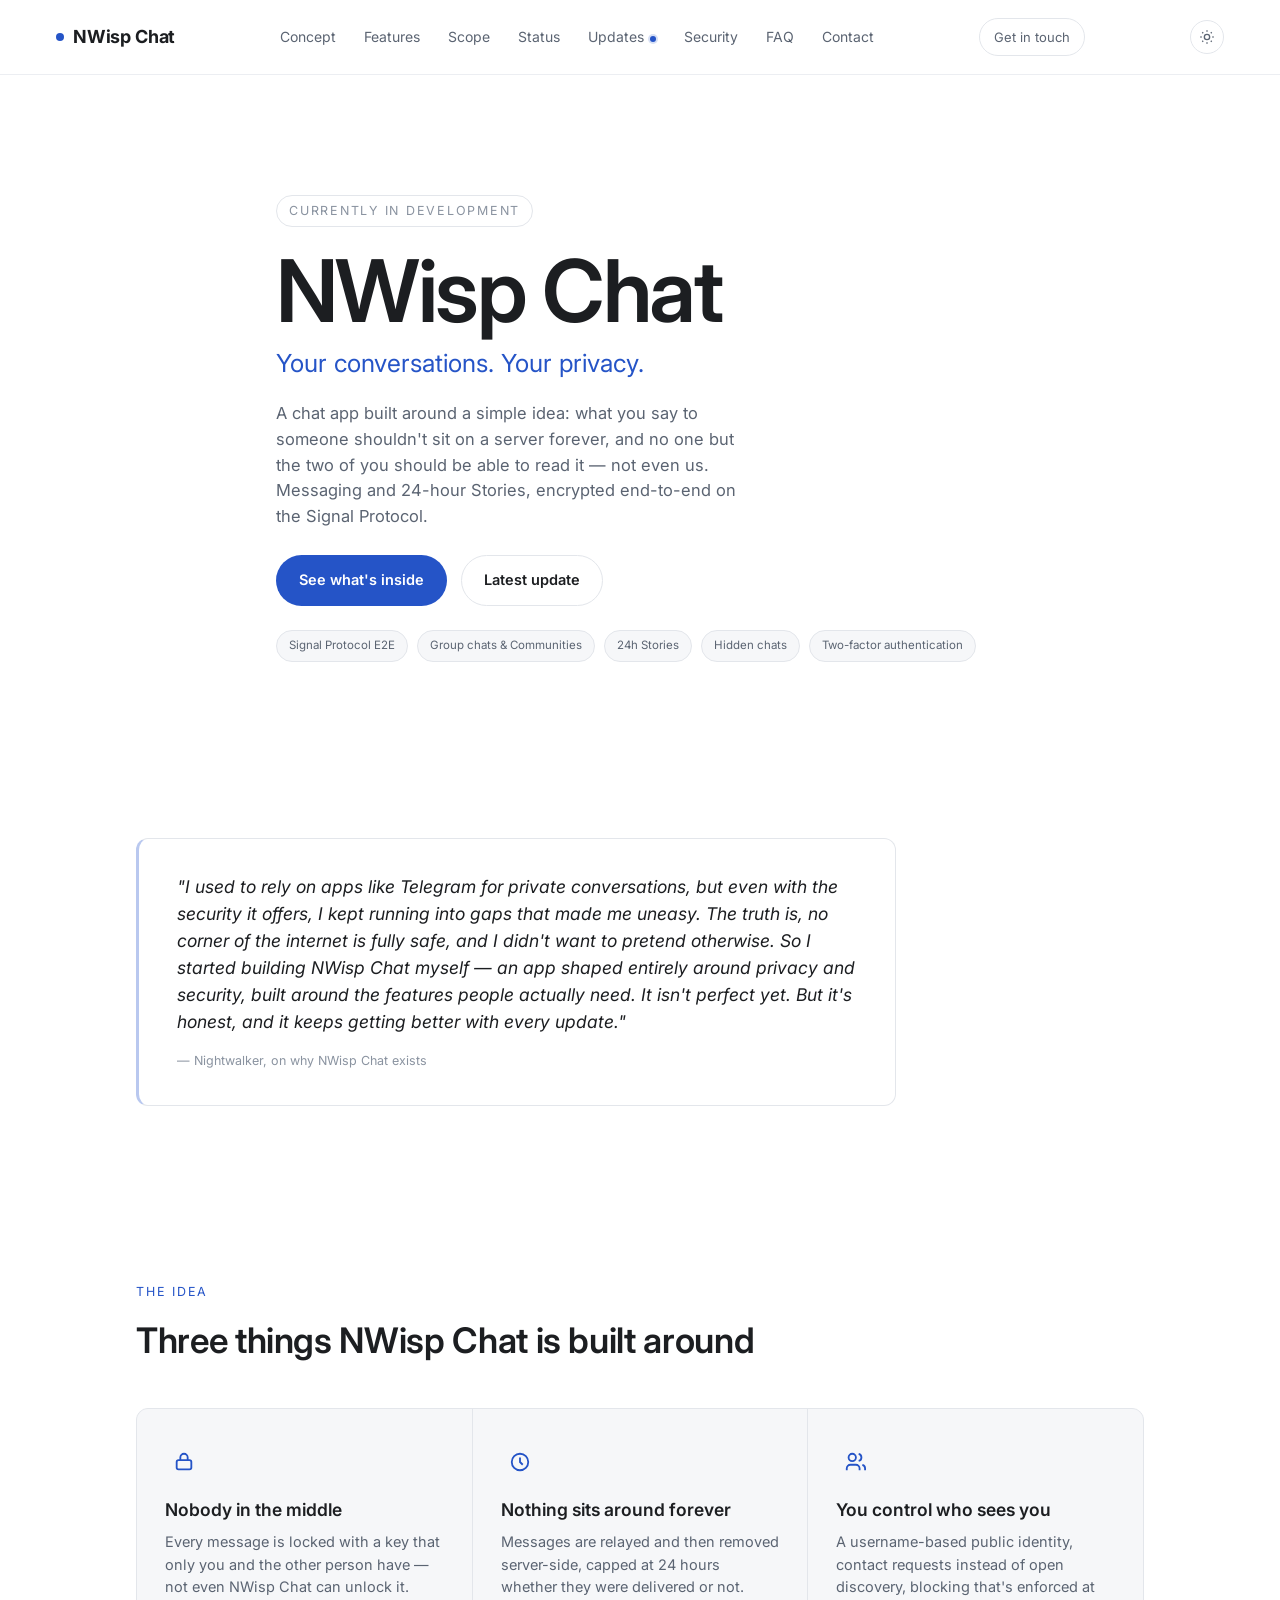
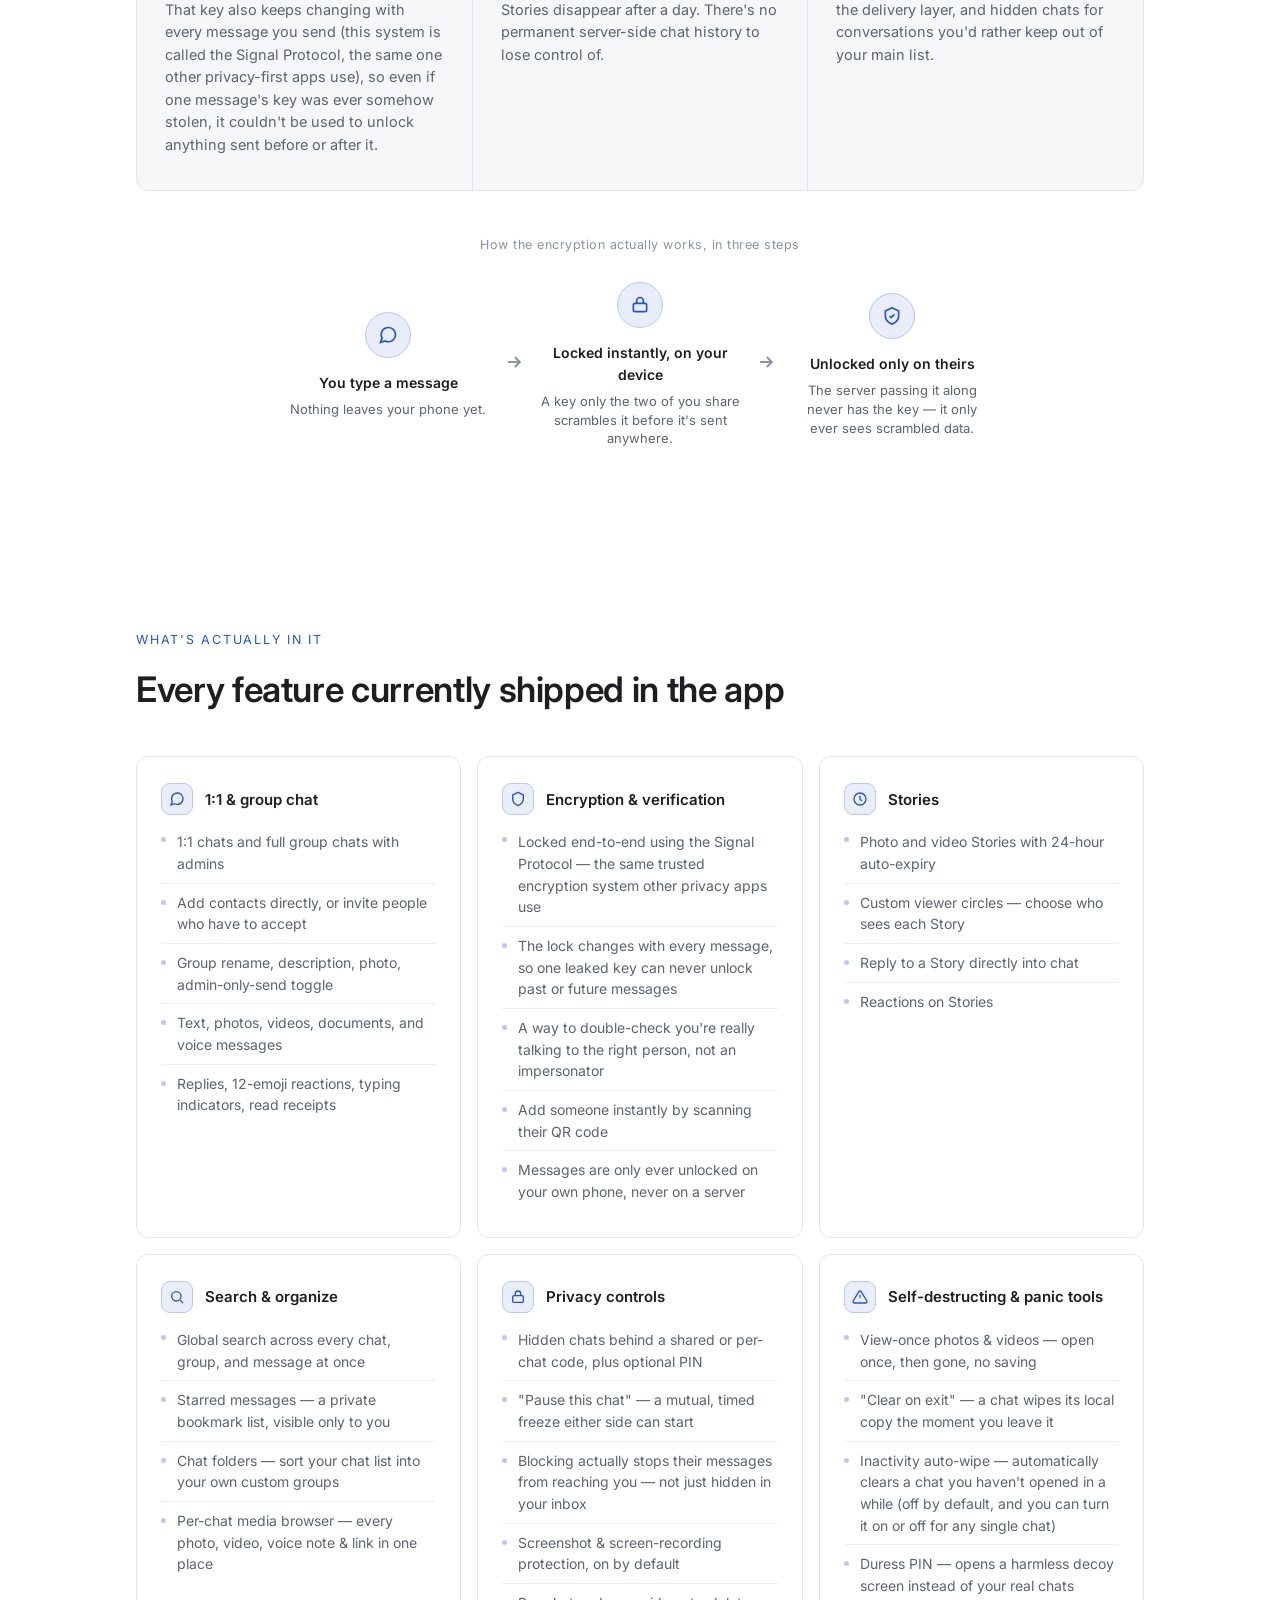
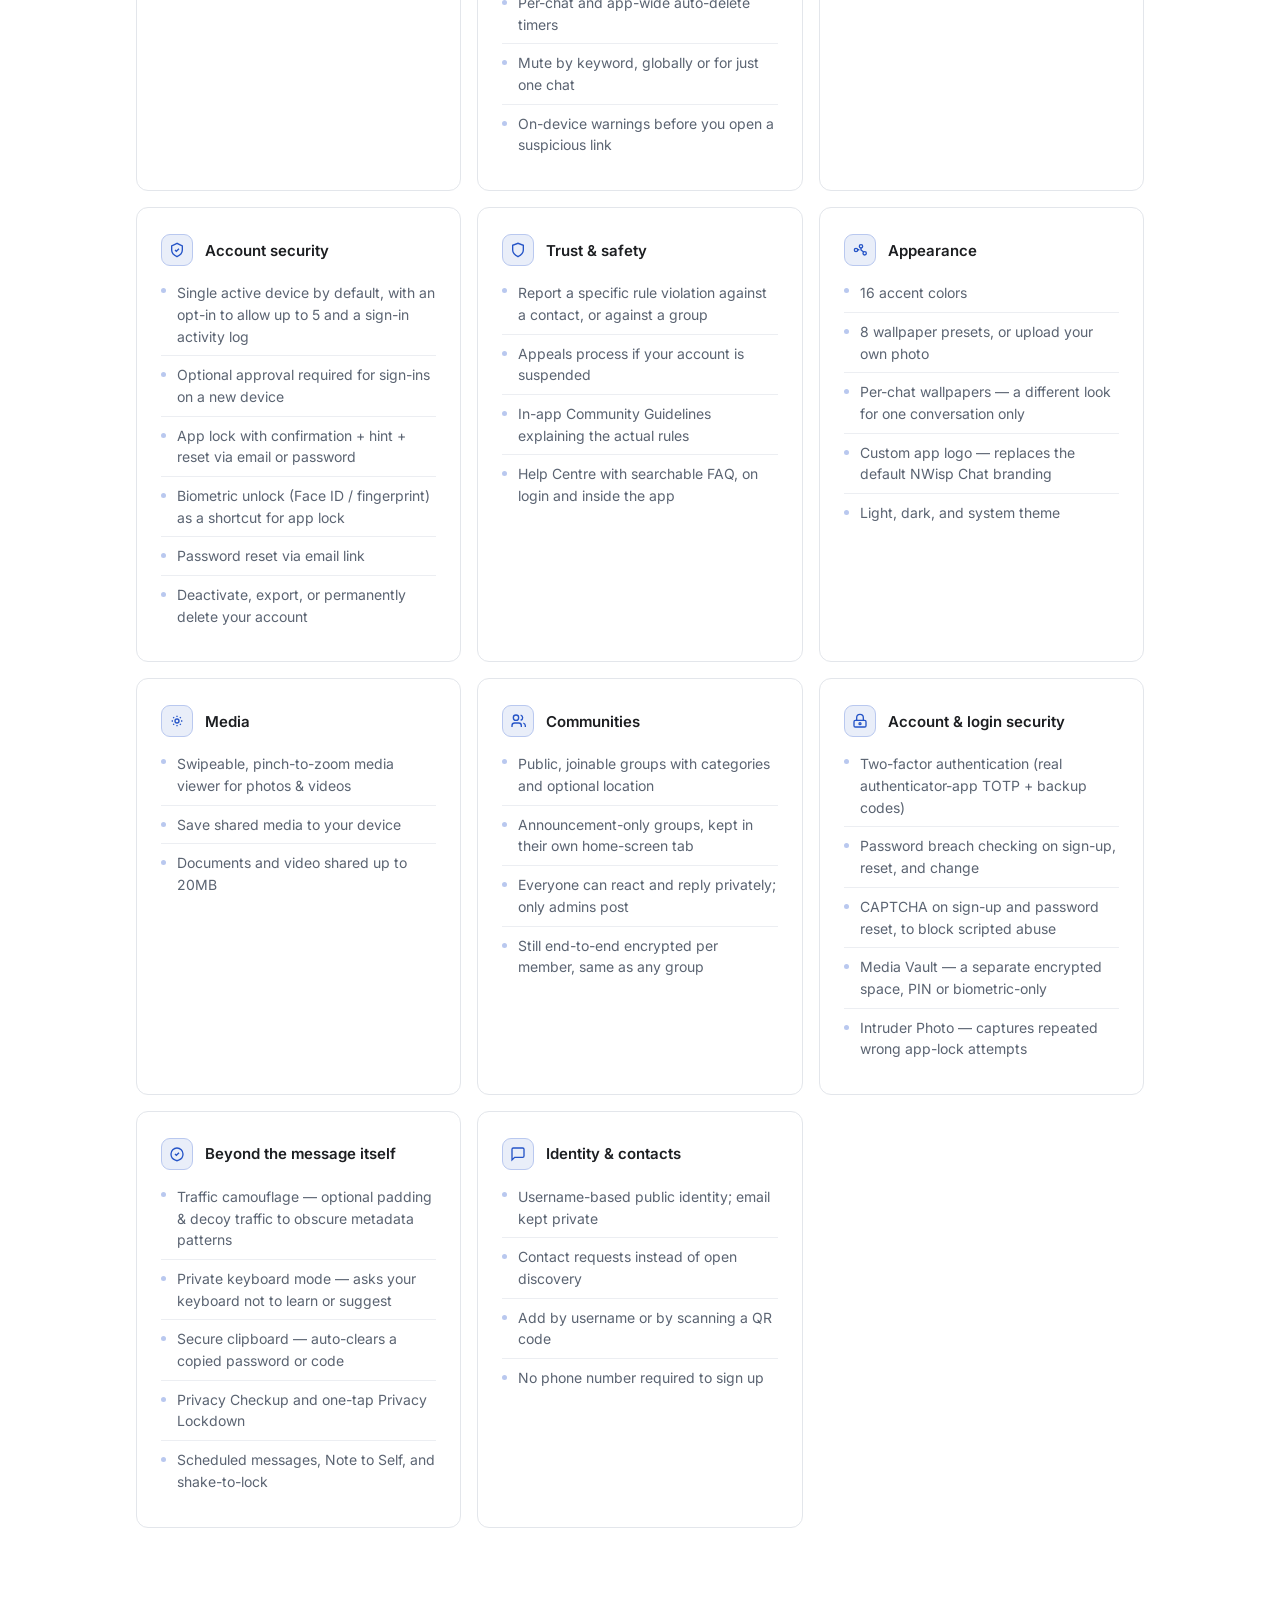
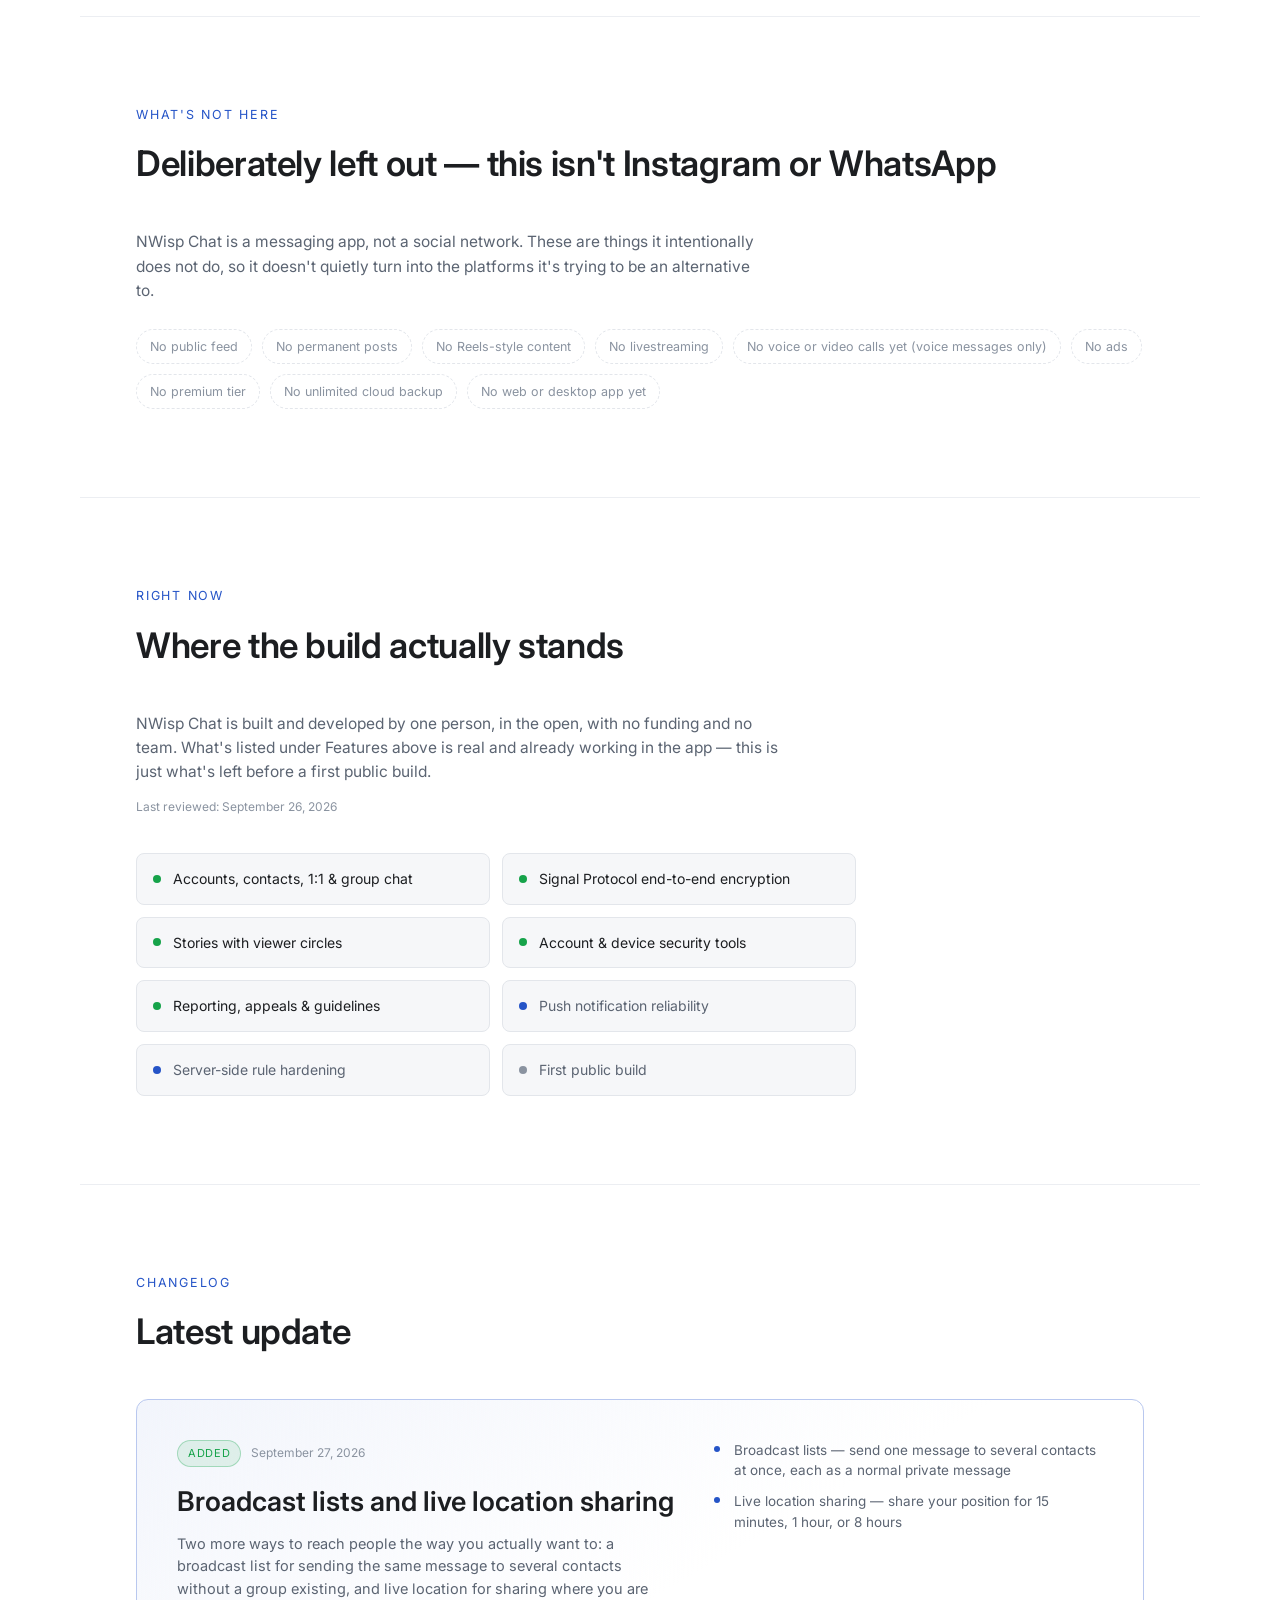
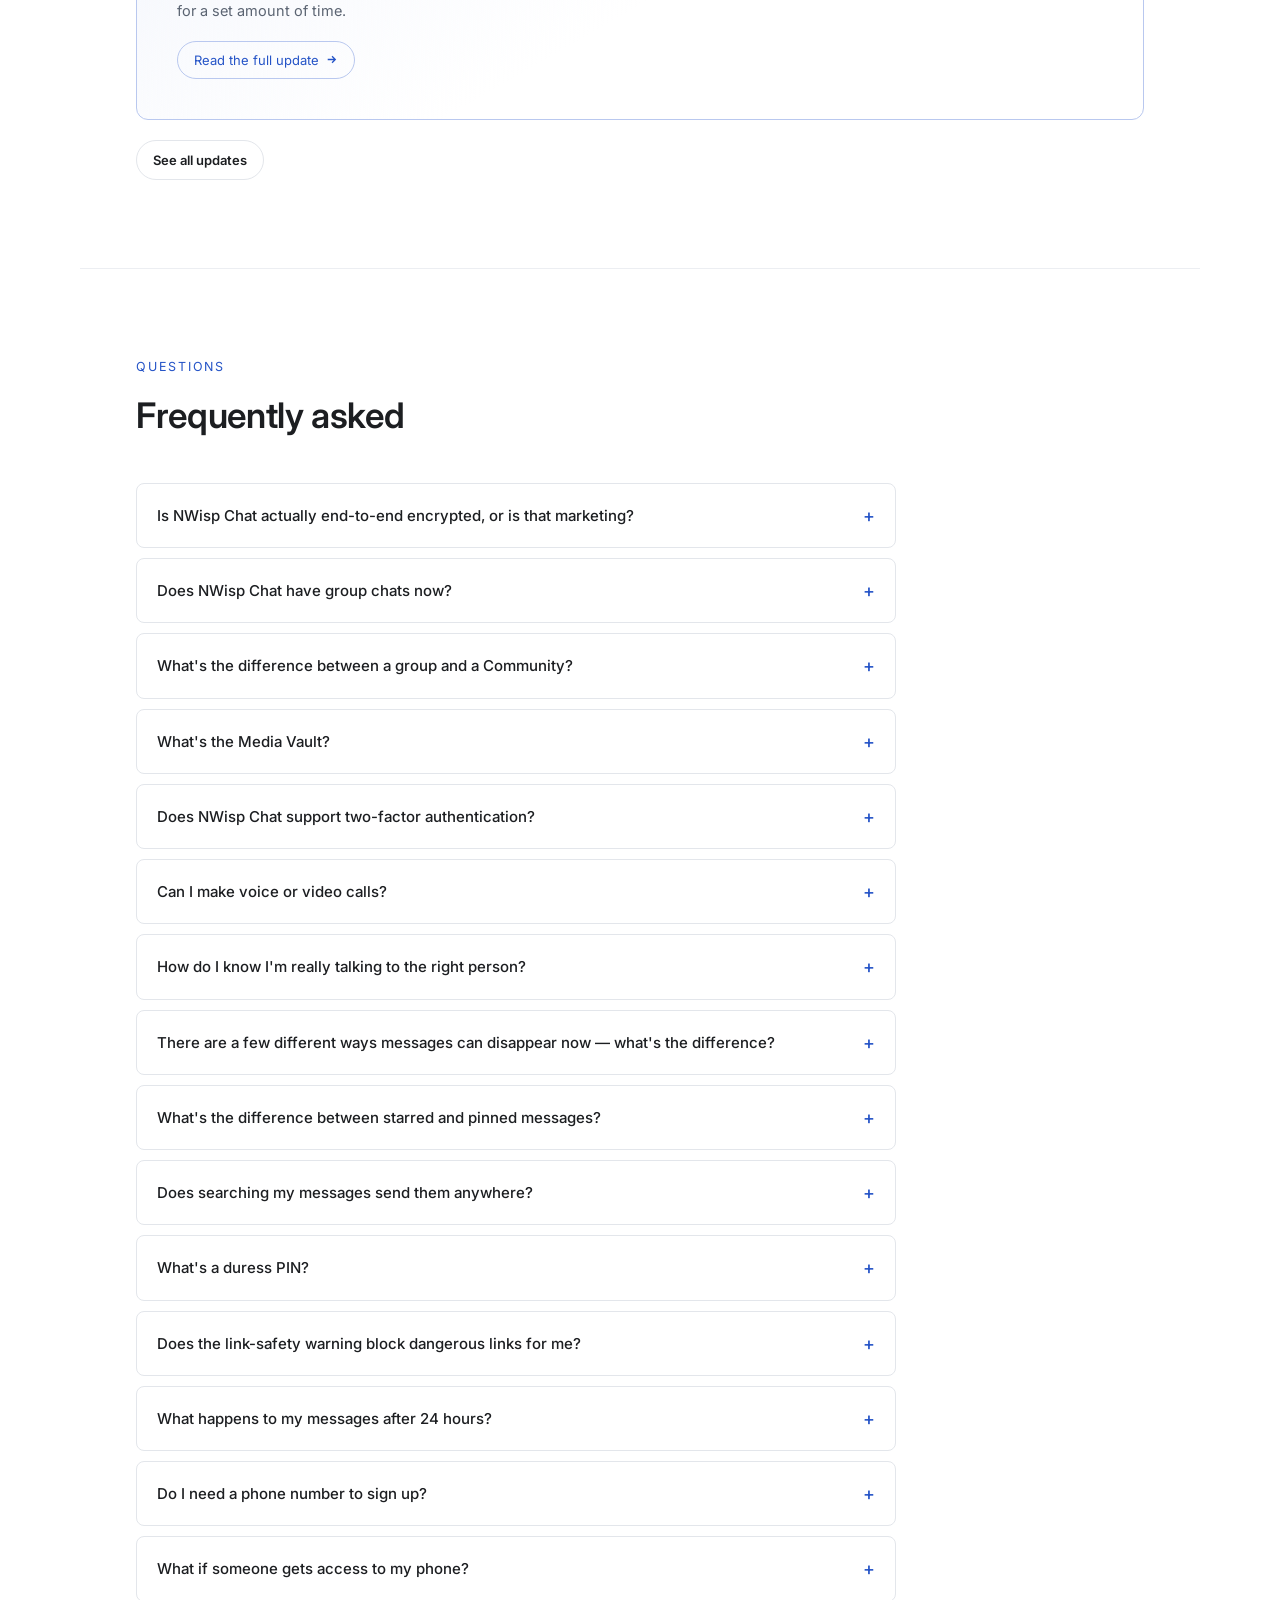
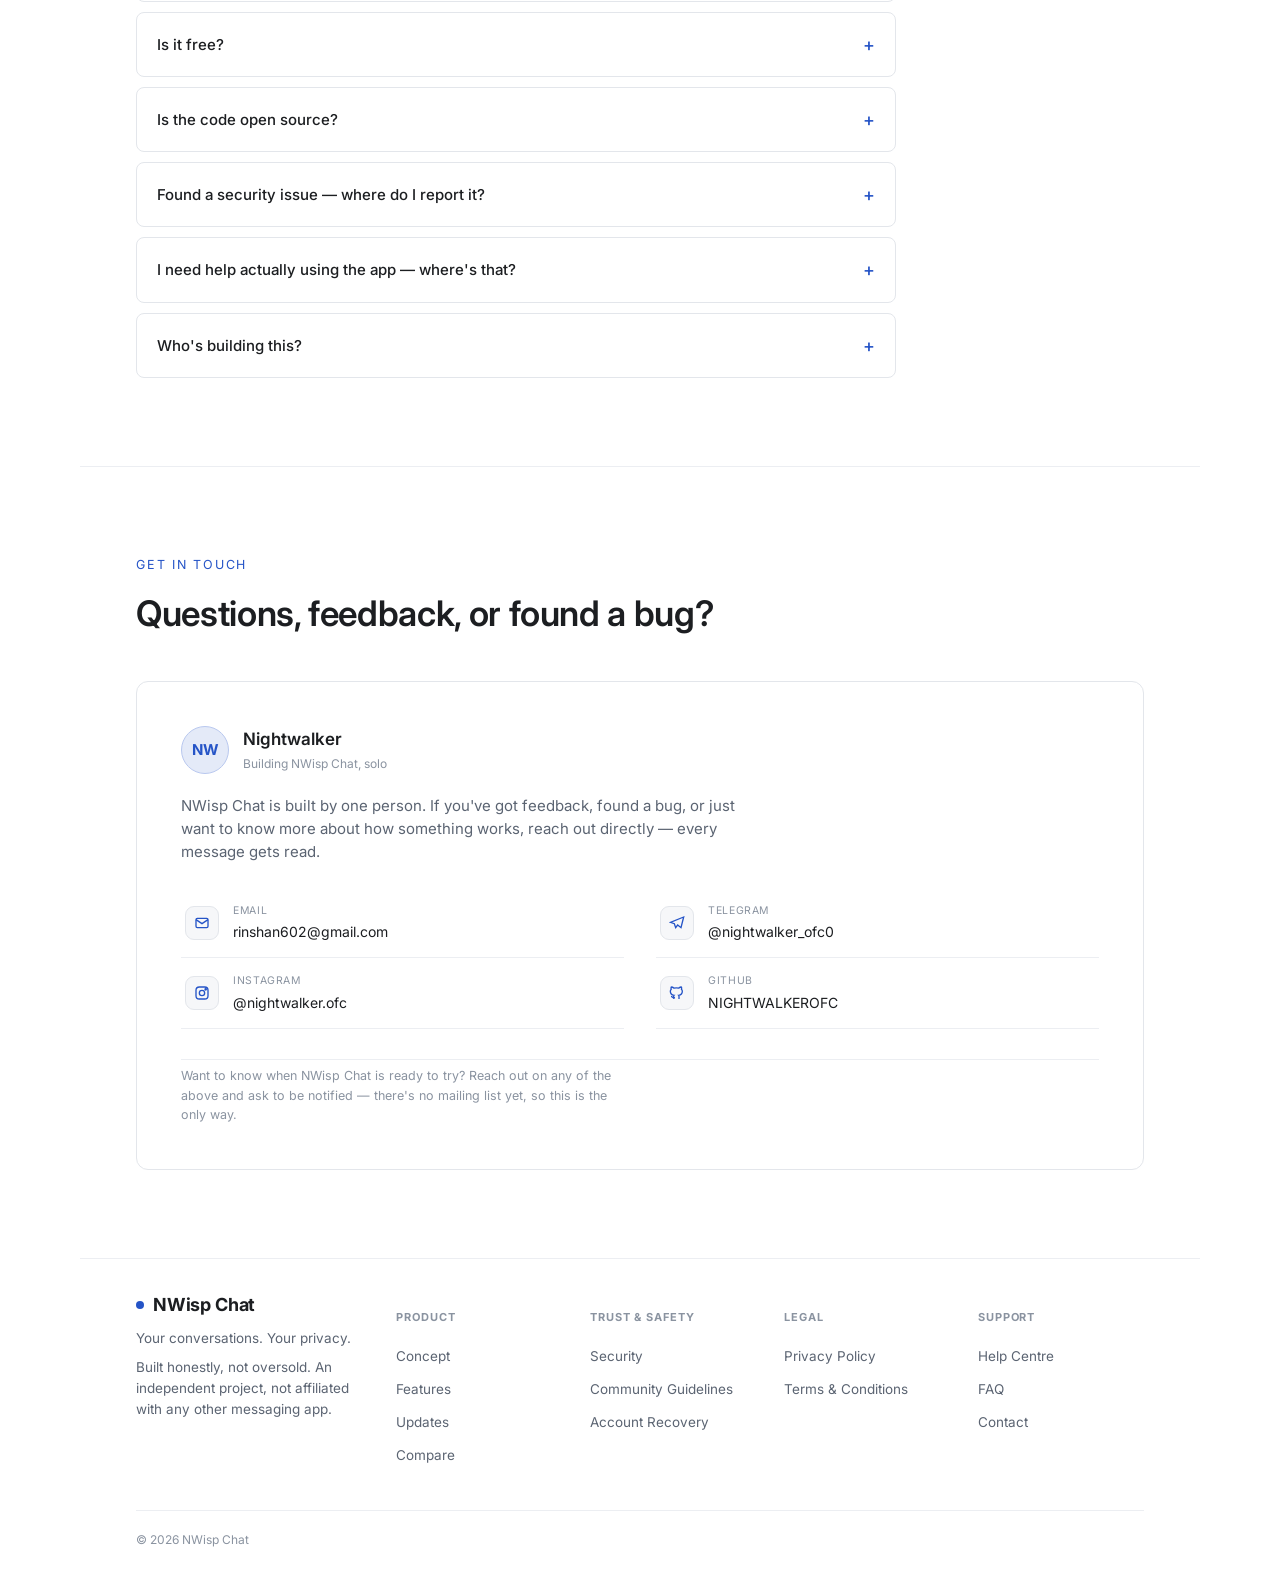
<file: index.html>
<!DOCTYPE html>
<html lang="en">
<head>
<meta charset="UTF-8">
<script>
  (function(){
    var saved = localStorage.getItem('nwisp-theme');
    var dark = saved ? saved === 'dark' : window.matchMedia('(prefers-color-scheme: dark)').matches;
    if (dark) document.documentElement.setAttribute('data-theme', 'dark');
  })();
</script>
<meta name="viewport" content="width=device-width, initial-scale=1.0">
<title>NWisp Chat — Your conversations. Your privacy.</title>
<meta name="description" content="NWisp Chat is a privacy-first chat app: end-to-end encrypted messaging built on the Signal Protocol, group chats, public Communities, and 24-hour Stories. No feed, no permanent posts, no ads.">
<meta property="og:title" content="NWisp Chat — Your conversations. Your privacy.">
<meta property="og:description" content="End-to-end encrypted chat and 24-hour Stories. Built honestly, not oversold.">
<meta property="og:image" content="og-image.png">
<meta property="og:type" content="website">
<link rel="icon" href="favicon.svg" type="image/svg+xml">
<link rel="icon" href="favicon.ico" sizes="any">
<link rel="apple-touch-icon" href="apple-touch-icon.png">
<link rel="preconnect" href="https://fonts.googleapis.com">
<link href="https://fonts.googleapis.com/css2?family=Inter:wght@400;500;600;700&display=swap" rel="stylesheet">
<link rel="stylesheet" href="assets/styles.css">
<script type="application/ld+json">
{
  "@context": "https://schema.org",
  "@type": "SoftwareApplication",
  "name": "NWisp Chat",
  "applicationCategory": "SocialNetworkingApplication",
  "operatingSystem": "Android",
  "description": "A privacy-focused messaging app with end-to-end encryption built on the Signal Protocol, group chats, public Communities, and 24-hour Stories. No ads, no feed, no permanent posts.",
  "offers": {
    "@type": "Offer",
    "price": "0",
    "priceCurrency": "USD"
  },
  "image": "og-image.png",
  "author": {
    "@type": "Person",
    "name": "Nightwalker"
  }
}
</script>
<script type="application/ld+json">
{
  "@context": "https://schema.org",
  "@type": "FAQPage",
  "mainEntity": [
    {
      "@type": "Question",
      "name": "Is NWisp Chat actually end-to-end encrypted, or is that marketing?",
      "acceptedAnswer": {
        "@type": "Answer",
        "text": "It's real, not just a marketing line. In plain terms: your phone and the other person's phone agree on a secret lock together before your first message, and that lock keeps changing automatically with every message after that. The server that passes your messages along never gets a copy of the key \u2014 it only ever sees scrambled data it can't read. This system is called the Signal Protocol, the same encryption used by other privacy-focused messaging apps."
      }
    },
    {
      "@type": "Question",
      "name": "Does NWisp Chat have group chats now?",
      "acceptedAnswer": {
        "@type": "Answer",
        "text": "Yes. You can create a group, add contacts directly or invite people who need to accept, set admins, and restrict sending to admins only if you want. Every group message is still end-to-end encrypted to each member, and you can report either a specific person or the group itself if something goes wrong."
      }
    },
    {
      "@type": "Question",
      "name": "What's the difference between a group and a Community?",
      "acceptedAnswer": {
        "@type": "Answer",
        "text": "A group is private \u2014 only its members know it exists. A Community is public: its name, description, and topic are visible to every NWisp Chat user in the Community tab, so anyone can find and join it. Messages inside a Community work exactly like a group's, end-to-end encrypted per member \u2014 it's the listing that's public, not the conversation."
      }
    },
    {
      "@type": "Question",
      "name": "What's the Media Vault?",
      "acceptedAnswer": {
        "@type": "Answer",
        "text": "A separate, encrypted space for photos and videos, kept apart from your regular chats and from app lock. You can protect it with its own PIN, or switch to biometric-only mode \u2014 which has no password reset option at all, on purpose, so knowing your account password gets someone nothing if you've chosen that."
      }
    },
    {
      "@type": "Question",
      "name": "Does NWisp Chat support two-factor authentication?",
      "acceptedAnswer": {
        "@type": "Answer",
        "text": "Yes \u2014 real authenticator-app based 2FA (TOTP), the same standard Google Authenticator or Aegis use, with 10 one-time backup codes shown to you once when you set it up. This is a step up from a memorized PIN: it's generated by an app you hold, not something you have to remember."
      }
    },
    {
      "@type": "Question",
      "name": "Can I make voice or video calls?",
      "acceptedAnswer": {
        "@type": "Answer",
        "text": "Not yet \u2014 that's still on the roadmap. You can record and send voice messages in any chat right now, but live calls aren't built."
      }
    },
    {
      "@type": "Question",
      "name": "How do I know I'm really talking to the right person?",
      "acceptedAnswer": {
        "@type": "Answer",
        "text": "Each conversation has a safety number you and the other person can compare through a separate channel (a call, in person, etc.). If it matches on both ends, no one is intercepting the conversation."
      }
    },
    {
      "@type": "Question",
      "name": "There are a few different ways messages can disappear now \u2014 what's the difference?",
      "acceptedAnswer": {
        "@type": "Answer",
        "text": "Four separate things, each doing a different job: (1) the 24-hour relay limit \u2014 every message is removed from the server after 24 hours no matter what, delivered or not, and this is always on and can't be turned off. (2) Auto-delete timers \u2014 an optional per-chat or app-wide setting that deletes a message from your device a set time after it's read. (3) \"Clear on exit\" \u2014 an optional per-chat toggle that wipes that chat's local copy on your device every time you close it. (4) Inactivity auto-wipe \u2014 an optional setting (global default or per-chat override) that clears a chat's local copy after it's gone untouched for a set number of months. Only #1 is mandatory; #2\u20134 are all off unless you turn them on, and they only ever affect your own device, never the other person's."
      }
    },
    {
      "@type": "Question",
      "name": "What's the difference between starred and pinned messages?",
      "acceptedAnswer": {
        "@type": "Answer",
        "text": "Pinning is shared \u2014 both people in the chat see the same pinned banner, capped at 3 messages. Starring is private \u2014 it's your own personal bookmark list across every chat and group, and no one else ever sees which messages you've starred."
      }
    },
    {
      "@type": "Question",
      "name": "Does searching my messages send them anywhere?",
      "acceptedAnswer": {
        "@type": "Answer",
        "text": "No. Search only looks through messages already unlocked and saved on your own phone \u2014 nothing gets sent anywhere to be searched. That's the same principle behind everything else here: the server passing your messages along never gets to see what's actually in them."
      }
    },
    {
      "@type": "Question",
      "name": "What's a duress PIN?",
      "acceptedAnswer": {
        "@type": "Answer",
        "text": "A second PIN you can set up, completely separate from your real one. If you're ever forced to unlock your phone, typing the duress PIN instead of your real one opens a harmless decoy screen \u2014 an empty, normal-looking chat list with nothing real on it \u2014 instead of your actual conversations. To get back to your real chats afterward, close and reopen the app and enter your real PIN."
      }
    },
    {
      "@type": "Question",
      "name": "Does the link-safety warning block dangerous links for me?",
      "acceptedAnswer": {
        "@type": "Answer",
        "text": "No \u2014 it warns, it doesn't block. It's a simple on-device check for common red flags (raw IP addresses, lookalike domains, known link-shortener services, etc.) meant to make you pause and look before tapping. It won't catch every bad link, and it may occasionally flag a safe one \u2014 it's a nudge, not a guarantee."
      }
    },
    {
      "@type": "Question",
      "name": "What happens to my messages after 24 hours?",
      "acceptedAnswer": {
        "@type": "Answer",
        "text": "They're removed from the server that passes them along, whether they were delivered or not. Nothing is kept there permanently. Anything you want to keep needs to stay on your own device \u2014 see the question above for how that interacts with auto-delete, \"clear on exit\", and inactivity auto-wipe."
      }
    },
    {
      "@type": "Question",
      "name": "Do I need a phone number to sign up?",
      "acceptedAnswer": {
        "@type": "Answer",
        "text": "No. Sign-up only needs a username, an email address (kept private), and a password. Your public identity to other people is just your username."
      }
    },
    {
      "@type": "Question",
      "name": "What if someone gets access to my phone?",
      "acceptedAnswer": {
        "@type": "Answer",
        "text": "App lock (PIN or biometric), hidden chats with their own code and optional PIN, a duress PIN if you want a decoy screen instead of your real chats, and single-device sign-in by default (you can opt into allowing more, but it isn't automatic) all help here \u2014 plus screenshot and screen-recording protection inside chats, which is on by default."
      }
    },
    {
      "@type": "Question",
      "name": "Is it free?",
      "acceptedAnswer": {
        "@type": "Answer",
        "text": "Yes, completely. No premium tier, no ads, no paid unlocks. That may change if hosting costs become unsustainable, but there's no plan for that right now."
      }
    },
    {
      "@type": "Question",
      "name": "Is the code open source?",
      "acceptedAnswer": {
        "@type": "Answer",
        "text": "Not right now. It may open up later, but the current priority is finishing the app itself."
      }
    },
    {
      "@type": "Question",
      "name": "Found a security issue \u2014 where do I report it?",
      "acceptedAnswer": {
        "@type": "Answer",
        "text": "Please don't post it publicly first. See the Security page for how to report it directly and privately, plus a list of any vulnerabilities found and fixed so far."
      }
    },
    {
      "@type": "Question",
      "name": "I need help actually using the app \u2014 where's that?",
      "acceptedAnswer": {
        "@type": "Answer",
        "text": "This FAQ is more about whether NWisp Chat is trustworthy. For practical questions like \"I forgot my PIN\" or \"why can't I edit a voice message,\" see the full Help Centre \u2014 the same one built into the app itself."
      }
    },
    {
      "@type": "Question",
      "name": "Who's building this?",
      "acceptedAnswer": {
        "@type": "Answer",
        "text": "One person, as an independent project \u2014 see the Contact section below for how to reach out."
      }
    }
  ]
}
</script>
</head>
<body>
<div class="grain"></div>

<nav class="nav">
  <a href="index.html" class="nav-brand">
    <span class="brand-mark"></span>
    NWisp Chat
  </a>
  <button class="nav-toggle" aria-label="Toggle menu" aria-expanded="false" id="navToggle">
    <span></span><span></span><span></span>
  </button>
  <div class="nav-links" id="navLinks">
    <a href="#concept">Concept</a>
    <a href="#features">Features</a>
    <a href="#scope">Scope</a>
    <a href="#status">Status</a>
    <a href="updates.html">Updates<span class="nav-updates-dot"></span></a>
    <a href="security.html">Security</a>
    <a href="#faq">FAQ</a>
    <a href="#contact">Contact</a>
  </div>
  <a href="#contact" class="nav-cta">Get in touch</a>
  <button class="theme-toggle" id="themeToggle" aria-label="Toggle dark mode" type="button">
    <svg class="icon-sun" viewBox="0 0 24 24" fill="none" stroke="currentColor" stroke-width="2"><circle cx="12" cy="12" r="4"/><path d="M12 2v2M12 20v2M4.9 4.9l1.4 1.4M17.7 17.7l1.4 1.4M2 12h2M20 12h2M4.9 19.1l1.4-1.4M17.7 6.3l1.4-1.4"/></svg>
    <svg class="icon-moon" viewBox="0 0 24 24" fill="none" stroke="currentColor" stroke-width="2"><path d="M21 12.8A9 9 0 1 1 11.2 3 7 7 0 0 0 21 12.8Z"/></svg>
  </button>
</nav>

<!-- ============================================================ HERO -->
<header class="hero">
  <span class="eyebrow">Currently in development</span>
  <h1>NWisp Chat</h1>
  <p class="tagline">Your conversations. Your privacy.</p>
  <p class="hero-copy">
    A chat app built around a simple idea: what you say to someone shouldn't sit
    on a server forever, and no one but the two of you should be able to read it —
    not even us. Messaging and 24-hour Stories, encrypted end-to-end on the
    Signal Protocol.
  </p>
  <div class="hero-actions">
    <a href="#features" class="btn btn-primary">See what's inside</a>
    <a href="updates.html" class="btn btn-ghost">Latest update</a>
  </div>
  <div class="capability-row">
    <span class="capability-chip">Signal Protocol E2E</span>
    <span class="capability-chip">Group chats &amp; Communities</span>
    <span class="capability-chip">24h Stories</span>
    <span class="capability-chip">Hidden chats</span>
    <span class="capability-chip">Two-factor authentication</span>
  </div>
</header>

<!-- ============================================================ FOUNDER'S NOTE -->
<section class="founder-note">
  <div class="founder-note-panel">
    <p class="founder-note-text">"I used to rely on apps like Telegram for private conversations, but even with the security it offers, I kept running into gaps that made me uneasy. The truth is, no corner of the internet is fully safe, and I didn't want to pretend otherwise. So I started building NWisp Chat myself — an app shaped entirely around privacy and security, built around the features people actually need. It isn't perfect yet. But it's honest, and it keeps getting better with every update."</p>
    <p class="founder-note-attribution">— Nightwalker, on why NWisp Chat exists</p>
  </div>
</section>

<!-- ============================================================ CONCEPT -->
<section id="concept">
  <p class="section-eyebrow">The idea</p>
  <h2 class="section-title">Three things NWisp Chat is built around</h2>
  <div class="pillars">
    <div class="pillar">
      <div class="pillar-icon"><svg viewBox="0 0 24 24" fill="none" stroke="currentColor" stroke-width="2"><rect x="4" y="10" width="16" height="10" rx="2"/><path d="M8 10V7a4 4 0 0 1 8 0v3"/></svg></div>
      <h3>Nobody in the middle</h3>
      <p>Every message is locked with a key that only you and the other person have — not even NWisp Chat can unlock it. That key also keeps changing with every message you send (this system is called the Signal Protocol, the same one other privacy-first apps use), so even if one message's key was ever somehow stolen, it couldn't be used to unlock anything sent before or after it.</p>
    </div>
    <div class="pillar">
      <div class="pillar-icon"><svg viewBox="0 0 24 24" fill="none" stroke="currentColor" stroke-width="2"><circle cx="12" cy="12" r="9"/><path d="M12 7v5l3 3"/></svg></div>
      <h3>Nothing sits around forever</h3>
      <p>Messages are relayed and then removed server-side, capped at 24 hours whether they were delivered or not. Stories disappear after a day. There's no permanent server-side chat history to lose control of.</p>
    </div>
    <div class="pillar">
      <div class="pillar-icon"><svg viewBox="0 0 24 24" fill="none" stroke="currentColor" stroke-width="2"><path d="M17 21v-2a4 4 0 0 0-4-4H7a4 4 0 0 0-4 4v2"/><circle cx="9" cy="7" r="4"/><path d="M23 21v-2a4 4 0 0 0-3-3.87"/><path d="M16 3.13a4 4 0 0 1 0 7.75"/></svg></div>
      <h3>You control who sees you</h3>
      <p>A username-based public identity, contact requests instead of open discovery, blocking that's enforced at the delivery layer, and hidden chats for conversations you'd rather keep out of your main list.</p>
    </div>
  </div>

  <div class="how-it-works">
    <p class="hiw-label">How the encryption actually works, in three steps</p>
    <div class="hiw-row">
      <div class="hiw-step">
        <div class="hiw-icon"><svg viewBox="0 0 24 24" fill="none" stroke="currentColor" stroke-width="2"><path d="M21 11.5a8.4 8.4 0 0 1-1 4 8.5 8.5 0 0 1-7.6 4.6 8.4 8.4 0 0 1-4-1L3 21l1.9-5.4a8.4 8.4 0 0 1-1-4 8.5 8.5 0 0 1 4.6-7.6 8.4 8.4 0 0 1 4-1h.5a8.48 8.48 0 0 1 8 8v.5z"/></svg></div>
        <h4>You type a message</h4>
        <p>Nothing leaves your phone yet.</p>
      </div>
      <div class="hiw-arrow"><svg viewBox="0 0 24 24" fill="none" stroke="currentColor" stroke-width="2.4"><path d="M5 12h14M13 6l6 6-6 6"/></svg></div>
      <div class="hiw-step">
        <div class="hiw-icon"><svg viewBox="0 0 24 24" fill="none" stroke="currentColor" stroke-width="2"><rect x="4" y="10" width="16" height="10" rx="2"/><path d="M8 10V7a4 4 0 0 1 8 0v3"/></svg></div>
        <h4>Locked instantly, on your device</h4>
        <p>A key only the two of you share scrambles it before it's sent anywhere.</p>
      </div>
      <div class="hiw-arrow"><svg viewBox="0 0 24 24" fill="none" stroke="currentColor" stroke-width="2.4"><path d="M5 12h14M13 6l6 6-6 6"/></svg></div>
      <div class="hiw-step">
        <div class="hiw-icon"><svg viewBox="0 0 24 24" fill="none" stroke="currentColor" stroke-width="2"><path d="M12 2 4 6v6c0 5 3.5 8 8 10 4.5-2 8-5 8-10V6l-8-4Z"/><path d="M9 12l2 2 4-4"/></svg></div>
        <h4>Unlocked only on theirs</h4>
        <p>The server passing it along never has the key — it only ever sees scrambled data.</p>
      </div>
    </div>
  </div>
</section>

<!-- ============================================================ FEATURES -->
<section id="features">
  <p class="section-eyebrow">What's actually in it</p>

  <h2 class="section-title">Every feature currently shipped in the app</h2>

  <div class="feature-grid">

    <div class="feature-card">
      <div class="feature-card-head">
        <div class="feature-card-icon"><svg viewBox="0 0 24 24" fill="none" stroke="currentColor" stroke-width="2"><path d="M21 11.5a8.4 8.4 0 0 1-1 4 8.5 8.5 0 0 1-7.6 4.6 8.4 8.4 0 0 1-4-1L3 21l1.9-5.4a8.4 8.4 0 0 1-1-4 8.5 8.5 0 0 1 4.6-7.6 8.4 8.4 0 0 1 4-1h.5a8.48 8.48 0 0 1 8 8v.5z"/></svg></div>
        <h4>1:1 &amp; group chat</h4>
      </div>
      <ul>
        <li>1:1 chats and full group chats with admins</li>
        <li>Add contacts directly, or invite people who have to accept</li>
        <li>Group rename, description, photo, admin-only-send toggle</li>
        <li>Text, photos, videos, documents, and voice messages</li>
        <li>Replies, 12-emoji reactions, typing indicators, read receipts</li>
      </ul>
    </div>

    <div class="feature-card">
      <div class="feature-card-head">
        <div class="feature-card-icon"><svg viewBox="0 0 24 24" fill="none" stroke="currentColor" stroke-width="2"><path d="M12 2 4 6v6c0 5 3.5 8 8 10 4.5-2 8-5 8-10V6l-8-4Z"/></svg></div>
        <h4>Encryption &amp; verification</h4>
      </div>
      <ul>
        <li>Locked end-to-end using the Signal Protocol — the same trusted encryption system other privacy apps use</li>
        <li>The lock changes with every message, so one leaked key can never unlock past or future messages</li>
        <li>A way to double-check you're really talking to the right person, not an impersonator</li>
        <li>Add someone instantly by scanning their QR code</li>
        <li>Messages are only ever unlocked on your own phone, never on a server</li>
      </ul>
    </div>

    <div class="feature-card">
      <div class="feature-card-head">
        <div class="feature-card-icon"><svg viewBox="0 0 24 24" fill="none" stroke="currentColor" stroke-width="2"><circle cx="12" cy="12" r="9"/><path d="M12 7v5l3 3"/></svg></div>
        <h4>Stories</h4>
      </div>
      <ul>
        <li>Photo and video Stories with 24-hour auto-expiry</li>
        <li>Custom viewer circles — choose who sees each Story</li>
        <li>Reply to a Story directly into chat</li>
        <li>Reactions on Stories</li>
      </ul>
    </div>

    <div class="feature-card">
      <div class="feature-card-head">
        <div class="feature-card-icon"><svg viewBox="0 0 24 24" fill="none" stroke="currentColor" stroke-width="2"><circle cx="11" cy="11" r="7"/><path d="m21 21-4.3-4.3"/></svg></div>
        <h4>Search &amp; organize</h4>
      </div>
      <ul>
        <li>Global search across every chat, group, and message at once</li>
        <li>Starred messages — a private bookmark list, visible only to you</li>
        <li>Chat folders — sort your chat list into your own custom groups</li>
        <li>Per-chat media browser — every photo, video, voice note &amp; link in one place</li>
      </ul>
    </div>

    <div class="feature-card">
      <div class="feature-card-head">
        <div class="feature-card-icon"><svg viewBox="0 0 24 24" fill="none" stroke="currentColor" stroke-width="2"><rect x="4" y="10" width="16" height="10" rx="2"/><path d="M8 10V7a4 4 0 0 1 8 0v3"/></svg></div>
        <h4>Privacy controls</h4>
      </div>
      <ul>
        <li>Hidden chats behind a shared or per-chat code, plus optional PIN</li>
        <li>"Pause this chat" — a mutual, timed freeze either side can start</li>
        <li>Blocking actually stops their messages from reaching you — not just hidden in your inbox</li>
        <li>Screenshot &amp; screen-recording protection, on by default</li>
        <li>Per-chat and app-wide auto-delete timers</li>
        <li>Mute by keyword, globally or for just one chat</li>
        <li>On-device warnings before you open a suspicious link</li>
      </ul>
    </div>

    <div class="feature-card">
      <div class="feature-card-head">
        <div class="feature-card-icon"><svg viewBox="0 0 24 24" fill="none" stroke="currentColor" stroke-width="2"><path d="M12 9v4M12 17h.01"/><path d="M10.3 3.9 1.8 18a2 2 0 0 0 1.7 3h17a2 2 0 0 0 1.7-3L13.7 3.9a2 2 0 0 0-3.4 0Z"/></svg></div>
        <h4>Self-destructing &amp; panic tools</h4>
      </div>
      <ul>
        <li>View-once photos &amp; videos — open once, then gone, no saving</li>
        <li>"Clear on exit" — a chat wipes its local copy the moment you leave it</li>
        <li>Inactivity auto-wipe — automatically clears a chat you haven't opened in a while (off by default, and you can turn it on or off for any single chat)</li>
        <li>Duress PIN — opens a harmless decoy screen instead of your real chats</li>
      </ul>
    </div>

    <div class="feature-card">
      <div class="feature-card-head">
        <div class="feature-card-icon"><svg viewBox="0 0 24 24" fill="none" stroke="currentColor" stroke-width="2"><path d="M12 2 4 6v6c0 5 3.5 8 8 10 4.5-2 8-5 8-10V6l-8-4Z"/><path d="M9 12l2 2 4-4"/></svg></div>
        <h4>Account security</h4>
      </div>
      <ul>
        <li>Single active device by default, with an opt-in to allow up to 5 and a sign-in activity log</li>
        <li>Optional approval required for sign-ins on a new device</li>
        <li>App lock with confirmation + hint + reset via email or password</li>
        <li>Biometric unlock (Face ID / fingerprint) as a shortcut for app lock</li>
        <li>Password reset via email link</li>
        <li>Deactivate, export, or permanently delete your account</li>
      </ul>
    </div>

    <div class="feature-card">
      <div class="feature-card-head">
        <div class="feature-card-icon"><svg viewBox="0 0 24 24" fill="none" stroke="currentColor" stroke-width="2"><path d="M12 22s8-4 8-10V5l-8-3-8 3v7c0 6 8 10 8 10Z"/></svg></div>
        <h4>Trust &amp; safety</h4>
      </div>
      <ul>
        <li>Report a specific rule violation against a contact, or against a group</li>
        <li>Appeals process if your account is suspended</li>
        <li>In-app Community Guidelines explaining the actual rules</li>
        <li>Help Centre with searchable FAQ, on login and inside the app</li>
      </ul>
    </div>

    <div class="feature-card">
      <div class="feature-card-head">
        <div class="feature-card-icon"><svg viewBox="0 0 24 24" fill="none" stroke="currentColor" stroke-width="2"><circle cx="13.5" cy="6.5" r="2.5"/><circle cx="19" cy="17" r="2.5"/><circle cx="6" cy="12" r="2.5"/><path d="M13.5 9v3l4 3M11 12l-3-1"/></svg></div>
        <h4>Appearance</h4>
      </div>
      <ul>
        <li>16 accent colors</li>
        <li>8 wallpaper presets, or upload your own photo</li>
        <li>Per-chat wallpapers — a different look for one conversation only</li>
        <li>Custom app logo — replaces the default NWisp Chat branding</li>
        <li>Light, dark, and system theme</li>
      </ul>
    </div>

    <div class="feature-card">
      <div class="feature-card-head">
        <div class="feature-card-icon"><svg viewBox="0 0 24 24" fill="none" stroke="currentColor" stroke-width="2"><circle cx="12" cy="12" r="3"/><path d="M4 12h2m12 0h2M12 4v2m0 12v2M6.3 6.3l1.4 1.4m8.6 8.6 1.4 1.4M17.7 6.3l-1.4 1.4M7.7 16.3l-1.4 1.4"/></svg></div>
        <h4>Media</h4>
      </div>
      <ul>
        <li>Swipeable, pinch-to-zoom media viewer for photos &amp; videos</li>
        <li>Save shared media to your device</li>
        <li>Documents and video shared up to 20MB</li>
      </ul>
    </div>

    <div class="feature-card">
      <div class="feature-card-head">
        <div class="feature-card-icon"><svg viewBox="0 0 24 24" fill="none" stroke="currentColor" stroke-width="2"><path d="M17 21v-2a4 4 0 0 0-4-4H7a4 4 0 0 0-4 4v2"/><circle cx="9" cy="7" r="4"/><path d="M23 21v-2a4 4 0 0 0-3-3.87"/><path d="M16 3.13a4 4 0 0 1 0 7.75"/><path d="M12 12v.01"/></svg></div>
        <h4>Communities</h4>
      </div>
      <ul>
        <li>Public, joinable groups with categories and optional location</li>
        <li>Announcement-only groups, kept in their own home-screen tab</li>
        <li>Everyone can react and reply privately; only admins post</li>
        <li>Still end-to-end encrypted per member, same as any group</li>
      </ul>
    </div>

    <div class="feature-card">
      <div class="feature-card-head">
        <div class="feature-card-icon"><svg viewBox="0 0 24 24" fill="none" stroke="currentColor" stroke-width="2"><rect x="3" y="11" width="18" height="10" rx="2"/><path d="M7 11V7a5 5 0 0 1 10 0v4"/><circle cx="12" cy="16" r="1.5"/></svg></div>
        <h4>Account &amp; login security</h4>
      </div>
      <ul>
        <li>Two-factor authentication (real authenticator-app TOTP + backup codes)</li>
        <li>Password breach checking on sign-up, reset, and change</li>
        <li>CAPTCHA on sign-up and password reset, to block scripted abuse</li>
        <li>Media Vault — a separate encrypted space, PIN or biometric-only</li>
        <li>Intruder Photo — captures repeated wrong app-lock attempts</li>
      </ul>
    </div>

    <div class="feature-card">
      <div class="feature-card-head">
        <div class="feature-card-icon"><svg viewBox="0 0 24 24" fill="none" stroke="currentColor" stroke-width="2"><path d="M9 12l2 2 4-4"/><path d="M12 3a9 9 0 0 0-9 9c0 4.2 2.7 7.8 6.5 9.1L12 22l2.5-.9C18.3 19.8 21 16.2 21 12a9 9 0 0 0-9-9Z"/></svg></div>
        <h4>Beyond the message itself</h4>
      </div>
      <ul>
        <li>Traffic camouflage — optional padding &amp; decoy traffic to obscure metadata patterns</li>
        <li>Private keyboard mode — asks your keyboard not to learn or suggest</li>
        <li>Secure clipboard — auto-clears a copied password or code</li>
        <li>Privacy Checkup and one-tap Privacy Lockdown</li>
        <li>Scheduled messages, Note to Self, and shake-to-lock</li>
      </ul>
    </div>

    <div class="feature-card">
      <div class="feature-card-head">
        <div class="feature-card-icon"><svg viewBox="0 0 24 24" fill="none" stroke="currentColor" stroke-width="2"><path d="M21 15a2 2 0 0 1-2 2H7l-4 4V5a2 2 0 0 1 2-2h14a2 2 0 0 1 2 2v10Z"/></svg></div>
        <h4>Identity &amp; contacts</h4>
      </div>
      <ul>
        <li>Username-based public identity; email kept private</li>
        <li>Contact requests instead of open discovery</li>
        <li>Add by username or by scanning a QR code</li>
        <li>No phone number required to sign up</li>
      </ul>
    </div>

  </div>
</section>

<!-- ============================================================ SCOPE -->
<section id="scope" class="scope">
  <p class="section-eyebrow">What's not here</p>
  <h2 class="section-title">Deliberately left out — this isn't Instagram or WhatsApp</h2>
  <p class="scope-copy">
    NWisp Chat is a messaging app, not a social network. These are things it
    intentionally does not do, so it doesn't quietly turn into the platforms
    it's trying to be an alternative to.
  </p>
  <div class="chip-row">
    <span class="chip">No public feed</span>
    <span class="chip">No permanent posts</span>
    <span class="chip">No Reels-style content</span>
    <span class="chip">No livestreaming</span>
    <span class="chip">No voice or video calls yet (voice messages only)</span>
    <span class="chip">No ads</span>
    <span class="chip">No premium tier</span>
    <span class="chip">No unlimited cloud backup</span>
    <span class="chip">No web or desktop app yet</span>
  </div>
</section>

<!-- ============================================================ STATUS -->
<section id="status" class="status">
  <p class="section-eyebrow">Right now</p>
  <h2 class="section-title">Where the build actually stands</h2>
  <p class="status-copy">
    NWisp Chat is built and developed by one person, in the open, with no funding
    and no team. What's listed under Features above is real and already
    working in the app — this is just what's left before a first public build.
  </p>
  <p class="status-asof">Last reviewed: September 26, 2026</p>
  <div class="status-track">
    <div class="status-item is-done"><span class="status-dot"></span><span class="status-text">Accounts, contacts, 1:1 &amp; group chat</span></div>
    <div class="status-item is-done"><span class="status-dot"></span><span class="status-text">Signal Protocol end-to-end encryption</span></div>
    <div class="status-item is-done"><span class="status-dot"></span><span class="status-text">Stories with viewer circles</span></div>
    <div class="status-item is-done"><span class="status-dot"></span><span class="status-text">Account &amp; device security tools</span></div>
    <div class="status-item is-done"><span class="status-dot"></span><span class="status-text">Reporting, appeals &amp; guidelines</span></div>
    <div class="status-item is-progress"><span class="status-dot"></span><span class="status-text">Push notification reliability</span></div>
    <div class="status-item is-progress"><span class="status-dot"></span><span class="status-text">Server-side rule hardening</span></div>
    <div class="status-item is-pending"><span class="status-dot"></span><span class="status-text">First public build</span></div>
  </div>
</section>

<!-- ============================================================ LATEST UPDATES PREVIEW -->
<section class="updates-preview">
  <p class="section-eyebrow">Changelog</p>
  <h2 class="section-title">Latest update</h2>
  <div class="updates-preview-panel" id="updatesPreviewPanel">
    <!-- filled by script from assets/updates-data.js -->
  </div>
  <div style="margin-top:20px;">
    <a href="updates.html" class="btn btn-ghost btn-sm">See all updates</a>
  </div>
</section>

<!-- ============================================================ FAQ -->
<section id="faq" class="faq">
  <p class="section-eyebrow">Questions</p>
  <h2 class="section-title">Frequently asked</h2>
  <div class="faq-list">

    <details class="faq-item" id="faq-encrypted-real">
      <summary>Is NWisp Chat actually end-to-end encrypted, or is that marketing?</summary>
      <p>It's real, not just a marketing line. In plain terms: your phone and the other person's phone agree on a secret lock together before your first message, and that lock keeps changing automatically with every message after that. The server that passes your messages along never gets a copy of the key — it only ever sees scrambled data it can't read. This system is called the Signal Protocol, the same encryption used by other privacy-focused messaging apps.</p>
    </details>

    <details class="faq-item" id="faq-groups">
      <summary>Does NWisp Chat have group chats now?</summary>
      <p>Yes. You can create a group, add contacts directly or invite people who need to accept, set admins, and restrict sending to admins only if you want. Every group message is still end-to-end encrypted to each member, and you can report either a specific person or the group itself if something goes wrong.</p>
    </details>

    <details class="faq-item" id="faq-communities">
      <summary>What's the difference between a group and a Community?</summary>
      <p>A group is private — only its members know it exists. A Community is public: its name, description, and topic are visible to every NWisp Chat user in the Community tab, so anyone can find and join it. Messages inside a Community work exactly like a group's, end-to-end encrypted per member — it's the listing that's public, not the conversation.</p>
    </details>

    <details class="faq-item" id="faq-vault">
      <summary>What's the Media Vault?</summary>
      <p>A separate, encrypted space for photos and videos, kept apart from your regular chats and from app lock. You can protect it with its own PIN, or switch to biometric-only mode — which has no password reset option at all, on purpose, so knowing your account password gets someone nothing if you've chosen that.</p>
    </details>

    <details class="faq-item" id="faq-2fa">
      <summary>Does NWisp Chat support two-factor authentication?</summary>
      <p>Yes — real authenticator-app based 2FA (TOTP), the same standard Google Authenticator or Aegis use, with 10 one-time backup codes shown to you once when you set it up. This is a step up from a memorized PIN: it's generated by an app you hold, not something you have to remember.</p>
    </details>

    <details class="faq-item" id="faq-calls">
      <summary>Can I make voice or video calls?</summary>
      <p>Not yet — that's still on the roadmap. You can record and send voice messages in any chat right now, but live calls aren't built.</p>
    </details>

    <details class="faq-item" id="faq-verify-identity">
      <summary>How do I know I'm really talking to the right person?</summary>
      <p>Each conversation has a safety number you and the other person can compare through a separate channel (a call, in person, etc.). If it matches on both ends, no one is intercepting the conversation.</p>
    </details>

    <details class="faq-item" id="faq-disappearing-messages">
      <summary>There are a few different ways messages can disappear now — what's the difference?</summary>
      <p>Four separate things, each doing a different job: <strong>(1) the 24-hour relay limit</strong> — every message is removed from the server after 24 hours no matter what, delivered or not, and this is always on and can't be turned off. <strong>(2) Auto-delete timers</strong> — an optional per-chat or app-wide setting that deletes a message from your device a set time after it's read. <strong>(3) "Clear on exit"</strong> — an optional per-chat toggle that wipes that chat's local copy on your device every time you close it. <strong>(4) Inactivity auto-wipe</strong> — an optional setting (global default or per-chat override) that clears a chat's local copy after it's gone untouched for a set number of months. Only #1 is mandatory; #2–4 are all off unless you turn them on, and they only ever affect your own device, never the other person's.</p>
    </details>

    <details class="faq-item" id="faq-starred-vs-pinned">
      <summary>What's the difference between starred and pinned messages?</summary>
      <p>Pinning is shared — both people in the chat see the same pinned banner, capped at 3 messages. Starring is private — it's your own personal bookmark list across every chat and group, and no one else ever sees which messages you've starred.</p>
    </details>

    <details class="faq-item" id="faq-search-privacy">
      <summary>Does searching my messages send them anywhere?</summary>
      <p>No. Search only looks through messages already unlocked and saved on your own phone — nothing gets sent anywhere to be searched. That's the same principle behind everything else here: the server passing your messages along never gets to see what's actually in them.</p>
    </details>

    <details class="faq-item" id="faq-duress-pin">
      <summary>What's a duress PIN?</summary>
      <p>A second PIN you can set up, completely separate from your real one. If you're ever forced to unlock your phone, typing the duress PIN instead of your real one opens a harmless decoy screen — an empty, normal-looking chat list with nothing real on it — instead of your actual conversations. To get back to your real chats afterward, close and reopen the app and enter your real PIN.</p>
    </details>

    <details class="faq-item" id="faq-link-warning">
      <summary>Does the link-safety warning block dangerous links for me?</summary>
      <p>No — it warns, it doesn't block. It's a simple on-device check for common red flags (raw IP addresses, lookalike domains, known link-shortener services, etc.) meant to make you pause and look before tapping. It won't catch every bad link, and it may occasionally flag a safe one — it's a nudge, not a guarantee.</p>
    </details>

    <details class="faq-item" id="faq-after-24-hours">
      <summary>What happens to my messages after 24 hours?</summary>
      <p>They're removed from the server that passes them along, whether they were delivered or not. Nothing is kept there permanently. Anything you want to keep needs to stay on your own device — see the question above for how that interacts with auto-delete, "clear on exit", and inactivity auto-wipe.</p>
    </details>

    <details class="faq-item" id="faq-phone-number">
      <summary>Do I need a phone number to sign up?</summary>
      <p>No. Sign-up only needs a username, an email address (kept private), and a password. Your public identity to other people is just your username.</p>
    </details>

    <details class="faq-item" id="faq-phone-access">
      <summary>What if someone gets access to my phone?</summary>
      <p>App lock (PIN or biometric), hidden chats with their own code and optional PIN, a duress PIN if you want a decoy screen instead of your real chats, and single-device sign-in by default (you can opt into allowing more, but it isn't automatic) all help here — plus screenshot and screen-recording protection inside chats, which is on by default.</p>
    </details>

    <details class="faq-item" id="faq-free">
      <summary>Is it free?</summary>
      <p>Yes, completely. No premium tier, no ads, no paid unlocks. That may change if hosting costs become unsustainable, but there's no plan for that right now.</p>
    </details>

    <details class="faq-item" id="faq-open-source">
      <summary>Is the code open source?</summary>
      <p>Not right now. It may open up later, but the current priority is finishing the app itself.</p>
    </details>

    <details class="faq-item" id="faq-security-report">
      <summary>Found a security issue — where do I report it?</summary>
      <p>Please don't post it publicly first. See the <a href="security.html">Security page</a> for how to report it directly and privately, plus a list of any vulnerabilities found and fixed so far.</p>
    </details>

    <details class="faq-item" id="faq-help-using-app">
      <summary>I need help actually using the app — where's that?</summary>
      <p>This FAQ is more about whether NWisp Chat is trustworthy. For practical questions like "I forgot my PIN" or "why can't I edit a voice message," see the full <a href="help-center.html">Help Centre</a> — the same one built into the app itself.</p>
    </details>

    <details class="faq-item" id="faq-who-builds">
      <summary>Who's building this?</summary>
      <p>One person, as an independent project — see the Contact section below for how to reach out.</p>
    </details>

  </div>
</section>

<!-- ============================================================ CONTACT -->
<section id="contact" class="contact">
  <p class="section-eyebrow">Get in touch</p>
  <h2 class="section-title">Questions, feedback, or found a bug?</h2>

  <div class="contact-panel">
    <div class="contact-identity">
      <div class="contact-avatar">NW</div>
      <div>
        <span class="contact-name">Nightwalker</span>
        <span class="contact-role">Building NWisp Chat, solo</span>
      </div>
    </div>

    <p class="contact-copy">
      NWisp Chat is built by one person. If you've got feedback, found a bug, or just
      want to know more about how something works, reach out directly —
      every message gets read.
    </p>

    <div class="contact-list">
      <a class="contact-row" href="mailto:rinshan602@gmail.com">
        <span class="contact-row-icon"><svg viewBox="0 0 24 24" fill="none" stroke="currentColor" stroke-width="2"><rect x="3" y="5" width="18" height="14" rx="2"/><path d="m3 7 9 6 9-6"/></svg></span>
        <span class="contact-row-text">
          <span class="contact-label">Email</span>
          <span class="contact-value">rinshan602@gmail.com</span>
        </span>
        <span class="contact-row-arrow">↗</span>
      </a>
      <a class="contact-row" href="https://t.me/nightwalker_ofc0" target="_blank" rel="noopener">
        <span class="contact-row-icon"><svg viewBox="0 0 24 24" fill="none" stroke="currentColor" stroke-width="2"><path d="M22 3 2 11l6 2 2 6 3-4 5 4Z"/></svg></span>
        <span class="contact-row-text">
          <span class="contact-label">Telegram</span>
          <span class="contact-value">@nightwalker_ofc0</span>
        </span>
        <span class="contact-row-arrow">↗</span>
      </a>
      <a class="contact-row" href="https://instagram.com/nightwalker.ofc" target="_blank" rel="noopener">
        <span class="contact-row-icon"><svg viewBox="0 0 24 24" fill="none" stroke="currentColor" stroke-width="2"><rect x="3" y="3" width="18" height="18" rx="5"/><circle cx="12" cy="12" r="4"/><circle cx="17.5" cy="6.5" r="1"/></svg></span>
        <span class="contact-row-text">
          <span class="contact-label">Instagram</span>
          <span class="contact-value">@nightwalker.ofc</span>
        </span>
        <span class="contact-row-arrow">↗</span>
      </a>
      <a class="contact-row" href="https://github.com/NIGHTWALKEROFC" target="_blank" rel="noopener">
        <span class="contact-row-icon"><svg viewBox="0 0 24 24" fill="none" stroke="currentColor" stroke-width="2"><path d="M9 19c-4 1-4-2-6-2m12 4v-3.5c0-1 .1-1.4-.5-2 2.7-.3 5.5-1.3 5.5-6a4.6 4.6 0 0 0-1.3-3.2 4.2 4.2 0 0 0-.1-3.2s-1.3-.4-4.1 1.6a13.9 13.9 0 0 0-7 0c-2.8-2-4.1-1.6-4.1-1.6a4.2 4.2 0 0 0-.1 3.2 4.6 4.6 0 0 0-1.3 3.2c0 4.6 2.8 5.7 5.5 6-.6.6-.6 1.2-.5 2V21"/></svg></span>
        <span class="contact-row-text">
          <span class="contact-label">GitHub</span>
          <span class="contact-value">NIGHTWALKEROFC</span>
        </span>
        <span class="contact-row-arrow">↗</span>
      </a>
    </div>

    <div class="contact-divider"></div>
    <p class="notify-note">Want to know when NWisp Chat is ready to try? Reach out on any of the above and ask to be notified — there's no mailing list yet, so this is the only way.</p>
  </div>
</section>

<footer class="footer">
  <div class="footer-grid">
    <div class="footer-brand-col">
      <a href="index.html" class="nav-brand" style="margin-bottom:10px;">
        <span class="brand-mark"></span>NWisp Chat
      </a>
      <p>Your conversations. Your privacy.</p>
      <p class="footer-sub">Built honestly, not oversold. An independent project, not affiliated with any other messaging app.</p>
    </div>
    <div class="footer-col">
      <h5>Product</h5>
      <a href="index.html#concept">Concept</a>
      <a href="index.html#features">Features</a>
      <a href="updates.html">Updates</a>
      <a href="compare.html">Compare</a>
    </div>
    <div class="footer-col">
      <h5>Trust &amp; safety</h5>
      <a href="security.html">Security</a>
      <a href="community-guidelines.html">Community Guidelines</a>
      <a href="account-recovery.html">Account Recovery</a>
    </div>
    <div class="footer-col">
      <h5>Legal</h5>
      <a href="privacy-policy.html">Privacy Policy</a>
      <a href="terms.html">Terms &amp; Conditions</a>
    </div>
    <div class="footer-col">
      <h5>Support</h5>
      <a href="help-center.html">Help Centre</a>
      <a href="index.html#faq">FAQ</a>
      <a href="index.html#contact">Contact</a>
    </div>
  </div>
  <div class="footer-bottom">
    <span class="footer-sub">&copy; 2026 NWisp Chat</span>
  </div>
</footer>

<script src="assets/updates-data.js"></script>
<script>
  // mobile nav toggle
  const navToggle = document.getElementById('navToggle');
  const navLinks = document.getElementById('navLinks');
  navToggle.addEventListener('click', () => {
    const open = navLinks.classList.toggle('is-open');
    navToggle.setAttribute('aria-expanded', open ? 'true' : 'false');
  });

  const themeToggle = document.getElementById('themeToggle');
  if (themeToggle) {
    themeToggle.addEventListener('click', () => {
      const isDark = document.documentElement.getAttribute('data-theme') === 'dark';
      if (isDark) {
        document.documentElement.removeAttribute('data-theme');
        localStorage.setItem('nwisp-theme', 'light');
      } else {
        document.documentElement.setAttribute('data-theme', 'dark');
        localStorage.setItem('nwisp-theme', 'dark');
      }
    });
  }
  navLinks.querySelectorAll('a').forEach(a => a.addEventListener('click', () => {
    navLinks.classList.remove('is-open');
    navToggle.setAttribute('aria-expanded', 'false');
  }));

  // render latest update preview from shared data file
  (function renderLatestUpdate(){
    const panel = document.getElementById('updatesPreviewPanel');
    const updates = window.NWISP_UPDATES || [];
    if (!updates.length) {
      panel.outerHTML = '<div class="empty-state">No updates posted yet.</div>';
      return;
    }
    const u = updates[0];
    const pillClass = u.tag === 'major' ? 'tag-major' : (u.tag === 'added' ? 'tag-added' : 'tag-changed');
    const mainPoints = u.points.slice(0, 5).map(p => `<li>${p.text}</li>`).join('');
    panel.innerHTML = `
      <div>
        <div class="updates-preview-meta">
          <span class="tag-pill ${pillClass}">${u.tagLabel}</span>
          <span class="entry-date">${u.date}</span>
        </div>
        <h3 class="updates-preview-title">${u.title}</h3>
        <p class="updates-preview-intro">${u.intro}</p>
        <a class="update-entry-more" href="update.html?id=${encodeURIComponent(u.id)}">
          Read the full update
          <svg viewBox="0 0 24 24" fill="none" stroke="currentColor" stroke-width="2.4"><path d="M5 12h14M13 6l6 6-6 6"/></svg>
        </a>
      </div>
      <ul class="updates-preview-points">${mainPoints}</ul>
    `;
  })();
</script>
<script>
  // "Copy link to this answer" button on every FAQ item + auto-open from a shared link
  (function () {
    const copyIconSvg = '<svg viewBox="0 0 24 24" fill="none" stroke="currentColor" stroke-width="2"><path d="M10 13a5 5 0 0 0 7 0l3-3a5 5 0 0 0-7-7l-1 1"/><path d="M14 11a5 5 0 0 0-7 0l-3 3a5 5 0 0 0 7 7l1-1"/></svg>';
    const checkIconSvg = '<svg viewBox="0 0 24 24" fill="none" stroke="currentColor" stroke-width="2.4"><path d="M5 12l5 5L20 7"/></svg>';

    document.querySelectorAll('.faq-item[id]').forEach((item) => {
      const summary = item.querySelector('summary');
      if (!summary) return;
      const btn = document.createElement('button');
      btn.type = 'button';
      btn.className = 'faq-copy-link';
      btn.setAttribute('aria-label', 'Copy link to this answer');
      btn.innerHTML = copyIconSvg;
      btn.addEventListener('click', (e) => {
        e.preventDefault();
        e.stopPropagation();
        const url = location.origin + location.pathname + '#' + item.id;
        navigator.clipboard.writeText(url).then(() => {
          btn.innerHTML = checkIconSvg;
          btn.classList.add('copied');
          setTimeout(() => {
            btn.innerHTML = copyIconSvg;
            btn.classList.remove('copied');
          }, 1500);
        });
      });
      summary.insertAdjacentElement('afterend', btn);
    });

    // if the page was opened with a link to one specific answer, open it and scroll to it
    if (location.hash) {
      const target = document.querySelector(location.hash);
      if (target && target.classList.contains('faq-item')) {
        target.setAttribute('open', '');
        setTimeout(() => target.scrollIntoView({ behavior: 'smooth', block: 'center' }), 60);
      }
    }
  })();
</script>
</body>
</html>
</file>
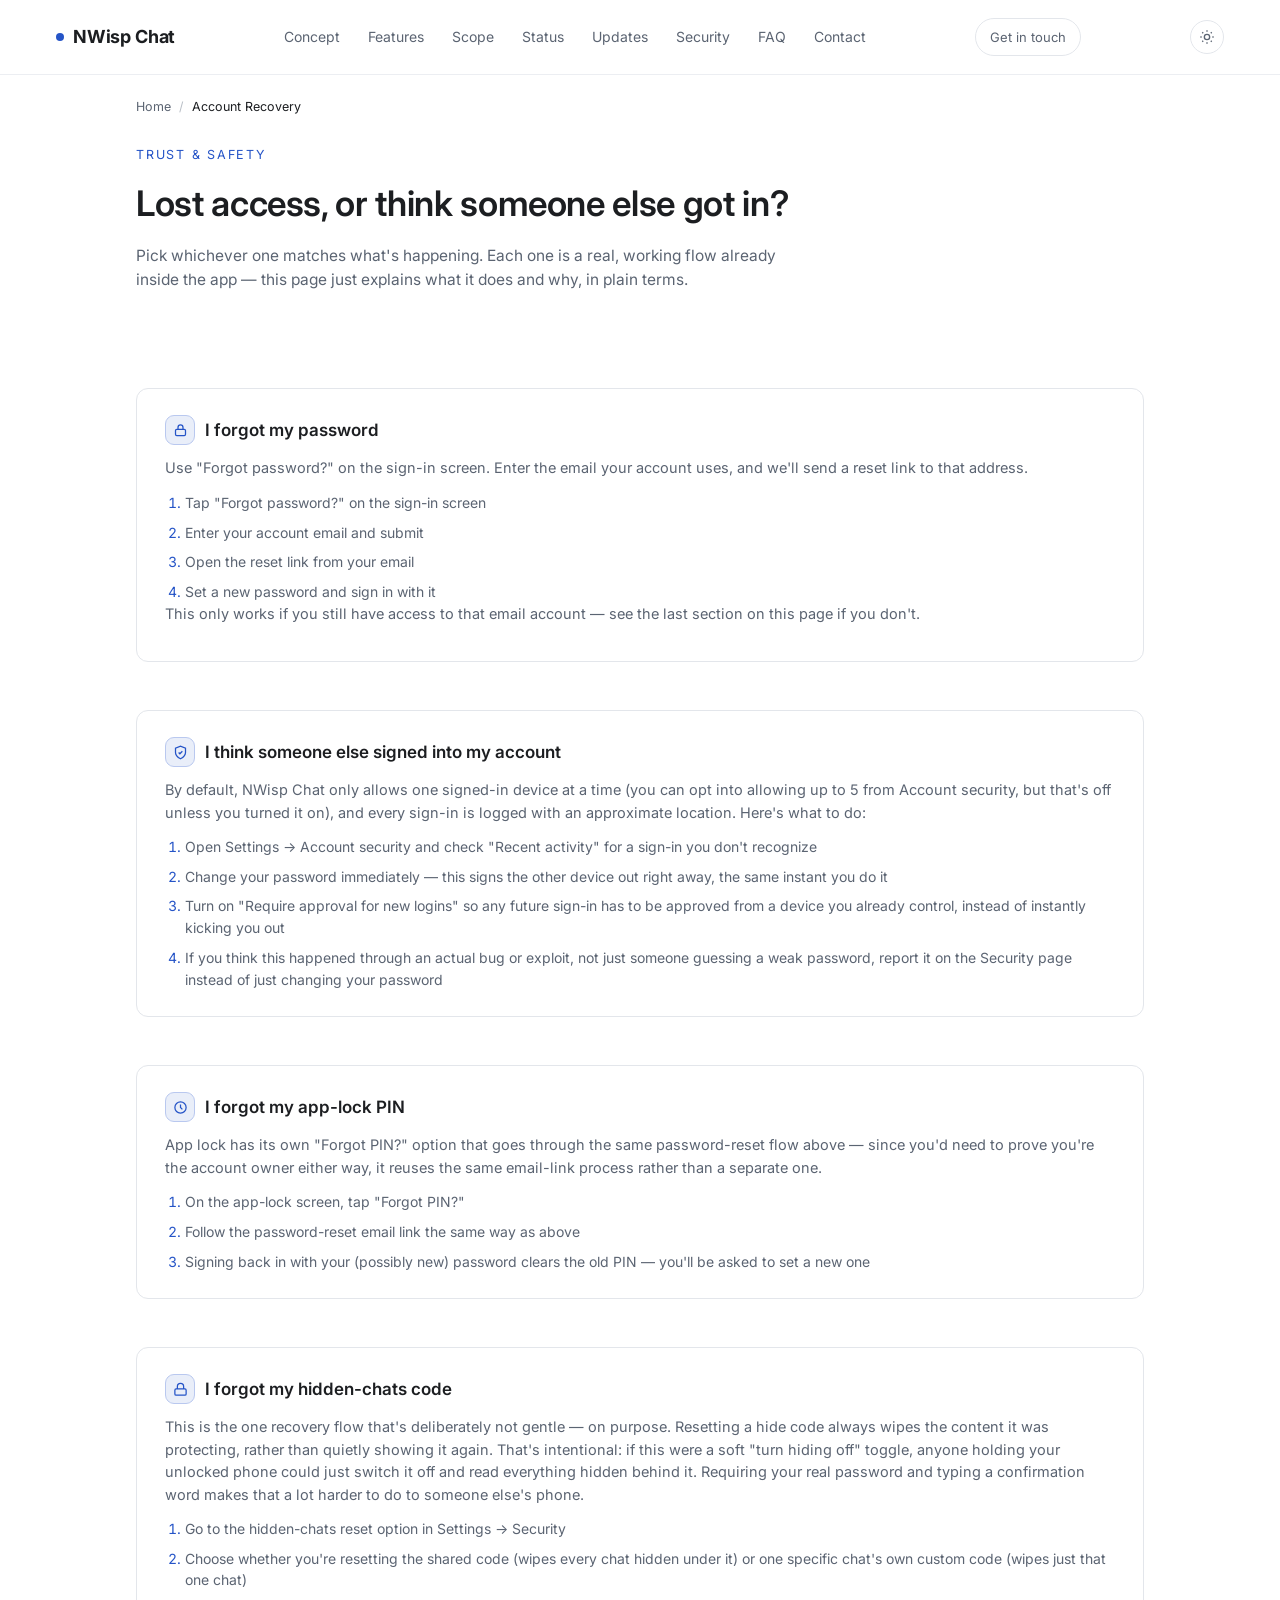
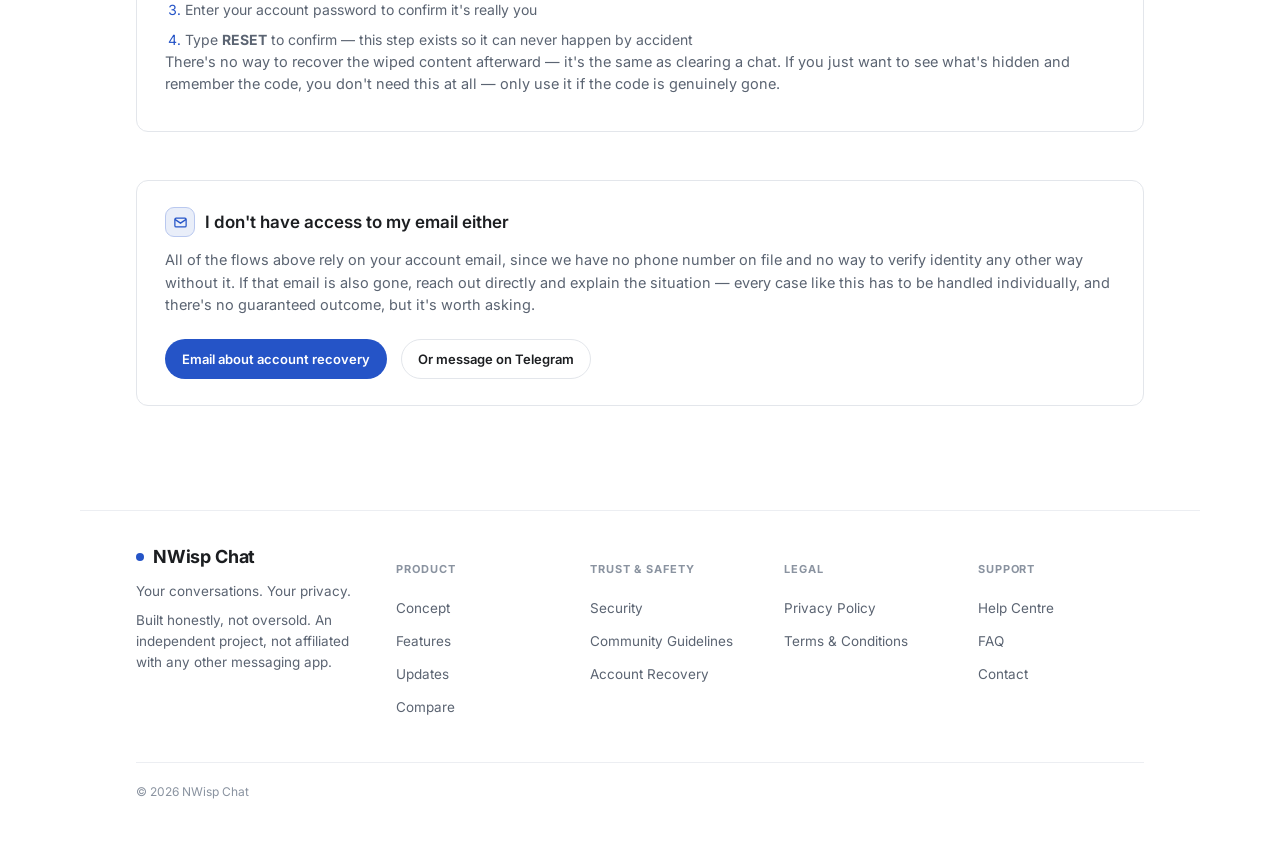
<file: account-recovery.html>
<!DOCTYPE html>
<html lang="en">
<head>
<meta charset="UTF-8">
<script>
  (function(){
    var saved = localStorage.getItem('nwisp-theme');
    var dark = saved ? saved === 'dark' : window.matchMedia('(prefers-color-scheme: dark)').matches;
    if (dark) document.documentElement.setAttribute('data-theme', 'dark');
  })();
</script>
<meta name="viewport" content="width=device-width, initial-scale=1.0">
<title>Account Recovery — NWisp Chat</title>
<meta name="description" content="Lost your password, think someone else got into your account, or forgot a PIN? Here's how to get back in.">
<meta property="og:title" content="Account Recovery — NWisp Chat">
<meta property="og:image" content="og-image.png">
<link rel="icon" href="favicon.svg" type="image/svg+xml">
<link rel="icon" href="favicon.ico" sizes="any">
<link rel="apple-touch-icon" href="apple-touch-icon.png">
<link rel="preconnect" href="https://fonts.googleapis.com">
<link href="https://fonts.googleapis.com/css2?family=Inter:wght@400;500;600;700&display=swap" rel="stylesheet">
<link rel="stylesheet" href="assets/styles.css">
</head>
<body>
<div class="grain"></div>

<nav class="nav">
  <a href="index.html" class="nav-brand">
    <span class="brand-mark"></span>
    NWisp Chat
  </a>
  <button class="nav-toggle" aria-label="Toggle menu" aria-expanded="false" id="navToggle">
    <span></span><span></span><span></span>
  </button>
  <div class="nav-links" id="navLinks">
    <a href="index.html#concept">Concept</a>
    <a href="index.html#features">Features</a>
    <a href="index.html#scope">Scope</a>
    <a href="index.html#status">Status</a>
    <a href="updates.html">Updates</a>
    <a href="security.html">Security</a>
    <a href="index.html#faq">FAQ</a>
    <a href="index.html#contact">Contact</a>
  </div>
  <a href="index.html#contact" class="nav-cta">Get in touch</a>
  <button class="theme-toggle" id="themeToggle" aria-label="Toggle dark mode" type="button">
    <svg class="icon-sun" viewBox="0 0 24 24" fill="none" stroke="currentColor" stroke-width="2"><circle cx="12" cy="12" r="4"/><path d="M12 2v2M12 20v2M4.9 4.9l1.4 1.4M17.7 17.7l1.4 1.4M2 12h2M20 12h2M4.9 19.1l1.4-1.4M17.7 6.3l1.4-1.4"/></svg>
    <svg class="icon-moon" viewBox="0 0 24 24" fill="none" stroke="currentColor" stroke-width="2"><path d="M21 12.8A9 9 0 1 1 11.2 3 7 7 0 0 0 21 12.8Z"/></svg>
  </button>
</nav>

<div class="breadcrumb-bar">
  <div class="breadcrumb">
    <a href="index.html">Home</a>
    <span class="crumb-sep">/</span>
    <span class="crumb-current">Account Recovery</span>
  </div>
</div>

<div class="page-header">
  <p class="section-eyebrow">Trust &amp; safety</p>
  <h1 class="section-title">Lost access, or think someone else got in?</h1>
  <p class="page-header-copy">
    Pick whichever one matches what's happening. Each one is a real, working
    flow already inside the app — this page just explains what it does and
    why, in plain terms.
  </p>
</div>

<section>
  <div class="legal-doc" style="max-width: 100%;">

    <div class="recovery-block" id="forgot-password">
      <h2>
        <span class="recovery-block-icon"><svg viewBox="0 0 24 24" fill="none" stroke="currentColor" stroke-width="2"><rect x="4" y="10" width="16" height="10" rx="2"/><path d="M8 10V7a4 4 0 0 1 8 0v3"/></svg></span>
        I forgot my password
      </h2>
      <p>Use "Forgot password?" on the sign-in screen. Enter the email your account uses, and we'll send a reset link to that address.</p>
      <ol>
        <li>Tap "Forgot password?" on the sign-in screen</li>
        <li>Enter your account email and submit</li>
        <li>Open the reset link from your email</li>
        <li>Set a new password and sign in with it</li>
      </ol>
      <p>This only works if you still have access to that email account — see the last section on this page if you don't.</p>
    </div>

    <div class="recovery-block" id="hacked">
      <h2>
        <span class="recovery-block-icon"><svg viewBox="0 0 24 24" fill="none" stroke="currentColor" stroke-width="2"><path d="M12 22s8-4 8-10V5l-8-3-8 3v7c0 6 8 10 8 10Z"/><path d="M9 12l2 2 4-4"/></svg></span>
        I think someone else signed into my account
      </h2>
      <p>By default, NWisp Chat only allows one signed-in device at a time (you can opt into allowing up to 5 from Account security, but that's off unless you turned it on), and every sign-in is logged with an approximate location. Here's what to do:</p>
      <ol>
        <li>Open Settings → Account security and check "Recent activity" for a sign-in you don't recognize</li>
        <li>Change your password immediately — this signs the other device out right away, the same instant you do it</li>
        <li>Turn on "Require approval for new logins" so any future sign-in has to be approved from a device you already control, instead of instantly kicking you out</li>
        <li>If you think this happened through an actual bug or exploit, not just someone guessing a weak password, report it on the <a href="security.html">Security page</a> instead of just changing your password</li>
      </ol>
    </div>

    <div class="recovery-block" id="forgot-pin">
      <h2>
        <span class="recovery-block-icon"><svg viewBox="0 0 24 24" fill="none" stroke="currentColor" stroke-width="2"><circle cx="12" cy="12" r="9"/><path d="M12 7v5l3 3"/></svg></span>
        I forgot my app-lock PIN
      </h2>
      <p>App lock has its own "Forgot PIN?" option that goes through the same password-reset flow above — since you'd need to prove you're the account owner either way, it reuses the same email-link process rather than a separate one.</p>
      <ol>
        <li>On the app-lock screen, tap "Forgot PIN?"</li>
        <li>Follow the password-reset email link the same way as above</li>
        <li>Signing back in with your (possibly new) password clears the old PIN — you'll be asked to set a new one</li>
      </ol>
    </div>

    <div class="recovery-block" id="forgot-hidden-code">
      <h2>
        <span class="recovery-block-icon"><svg viewBox="0 0 24 24" fill="none" stroke="currentColor" stroke-width="2"><rect x="3" y="11" width="18" height="10" rx="2"/><path d="M7 11V7a5 5 0 0 1 10 0v4"/></svg></span>
        I forgot my hidden-chats code
      </h2>
      <p>This is the one recovery flow that's deliberately not gentle — on purpose. Resetting a hide code always wipes the content it was protecting, rather than quietly showing it again. That's intentional: if this were a soft "turn hiding off" toggle, anyone holding your unlocked phone could just switch it off and read everything hidden behind it. Requiring your real password and typing a confirmation word makes that a lot harder to do to someone else's phone.</p>
      <ol>
        <li>Go to the hidden-chats reset option in Settings → Security</li>
        <li>Choose whether you're resetting the shared code (wipes every chat hidden under it) or one specific chat's own custom code (wipes just that one chat)</li>
        <li>Enter your account password to confirm it's really you</li>
        <li>Type <strong>RESET</strong> to confirm — this step exists so it can never happen by accident</li>
      </ol>
      <p>There's no way to recover the wiped content afterward — it's the same as clearing a chat. If you just want to see what's hidden and remember the code, you don't need this at all — only use it if the code is genuinely gone.</p>
    </div>

    <div class="recovery-block" id="no-email">
      <h2>
        <span class="recovery-block-icon"><svg viewBox="0 0 24 24" fill="none" stroke="currentColor" stroke-width="2"><rect x="3" y="5" width="18" height="14" rx="2"/><path d="m3 7 9 6 9-6"/></svg></span>
        I don't have access to my email either
      </h2>
      <p>All of the flows above rely on your account email, since we have no phone number on file and no way to verify identity any other way without it. If that email is also gone, reach out directly and explain the situation — every case like this has to be handled individually, and there's no guaranteed outcome, but it's worth asking.</p>
      <div class="disclosure-panel-row">
        <a class="btn btn-primary btn-sm" href="mailto:rinshan602@gmail.com?subject=Account%20recovery%20-%20NWisp%20Chat">
          Email about account recovery
        </a>
        <a class="btn btn-ghost btn-sm" href="https://t.me/nightwalker_ofc0" target="_blank" rel="noopener">
          Or message on Telegram
        </a>
      </div>
    </div>

  </div>
</section>

<footer class="footer">
  <div class="footer-grid">
    <div class="footer-brand-col">
      <a href="index.html" class="nav-brand" style="margin-bottom:10px;">
        <span class="brand-mark"></span>NWisp Chat
      </a>
      <p>Your conversations. Your privacy.</p>
      <p class="footer-sub">Built honestly, not oversold. An independent project, not affiliated with any other messaging app.</p>
    </div>
    <div class="footer-col">
      <h5>Product</h5>
      <a href="index.html#concept">Concept</a>
      <a href="index.html#features">Features</a>
      <a href="updates.html">Updates</a>
      <a href="compare.html">Compare</a>
    </div>
    <div class="footer-col">
      <h5>Trust &amp; safety</h5>
      <a href="security.html">Security</a>
      <a href="community-guidelines.html">Community Guidelines</a>
      <a href="account-recovery.html">Account Recovery</a>
    </div>
    <div class="footer-col">
      <h5>Legal</h5>
      <a href="privacy-policy.html">Privacy Policy</a>
      <a href="terms.html">Terms &amp; Conditions</a>
    </div>
    <div class="footer-col">
      <h5>Support</h5>
      <a href="help-center.html">Help Centre</a>
      <a href="index.html#faq">FAQ</a>
      <a href="index.html#contact">Contact</a>
    </div>
  </div>
  <div class="footer-bottom">
    <span class="footer-sub">&copy; 2026 NWisp Chat</span>
  </div>
</footer>

<script>
  const navToggle = document.getElementById('navToggle');
  const navLinks = document.getElementById('navLinks');
  navToggle.addEventListener('click', () => {
    const open = navLinks.classList.toggle('is-open');
    navToggle.setAttribute('aria-expanded', open ? 'true' : 'false');
  });

  const themeToggle = document.getElementById('themeToggle');
  if (themeToggle) {
    themeToggle.addEventListener('click', () => {
      const isDark = document.documentElement.getAttribute('data-theme') === 'dark';
      if (isDark) {
        document.documentElement.removeAttribute('data-theme');
        localStorage.setItem('nwisp-theme', 'light');
      } else {
        document.documentElement.setAttribute('data-theme', 'dark');
        localStorage.setItem('nwisp-theme', 'dark');
      }
    });
  }
</script>
</body>
</html>
</file>
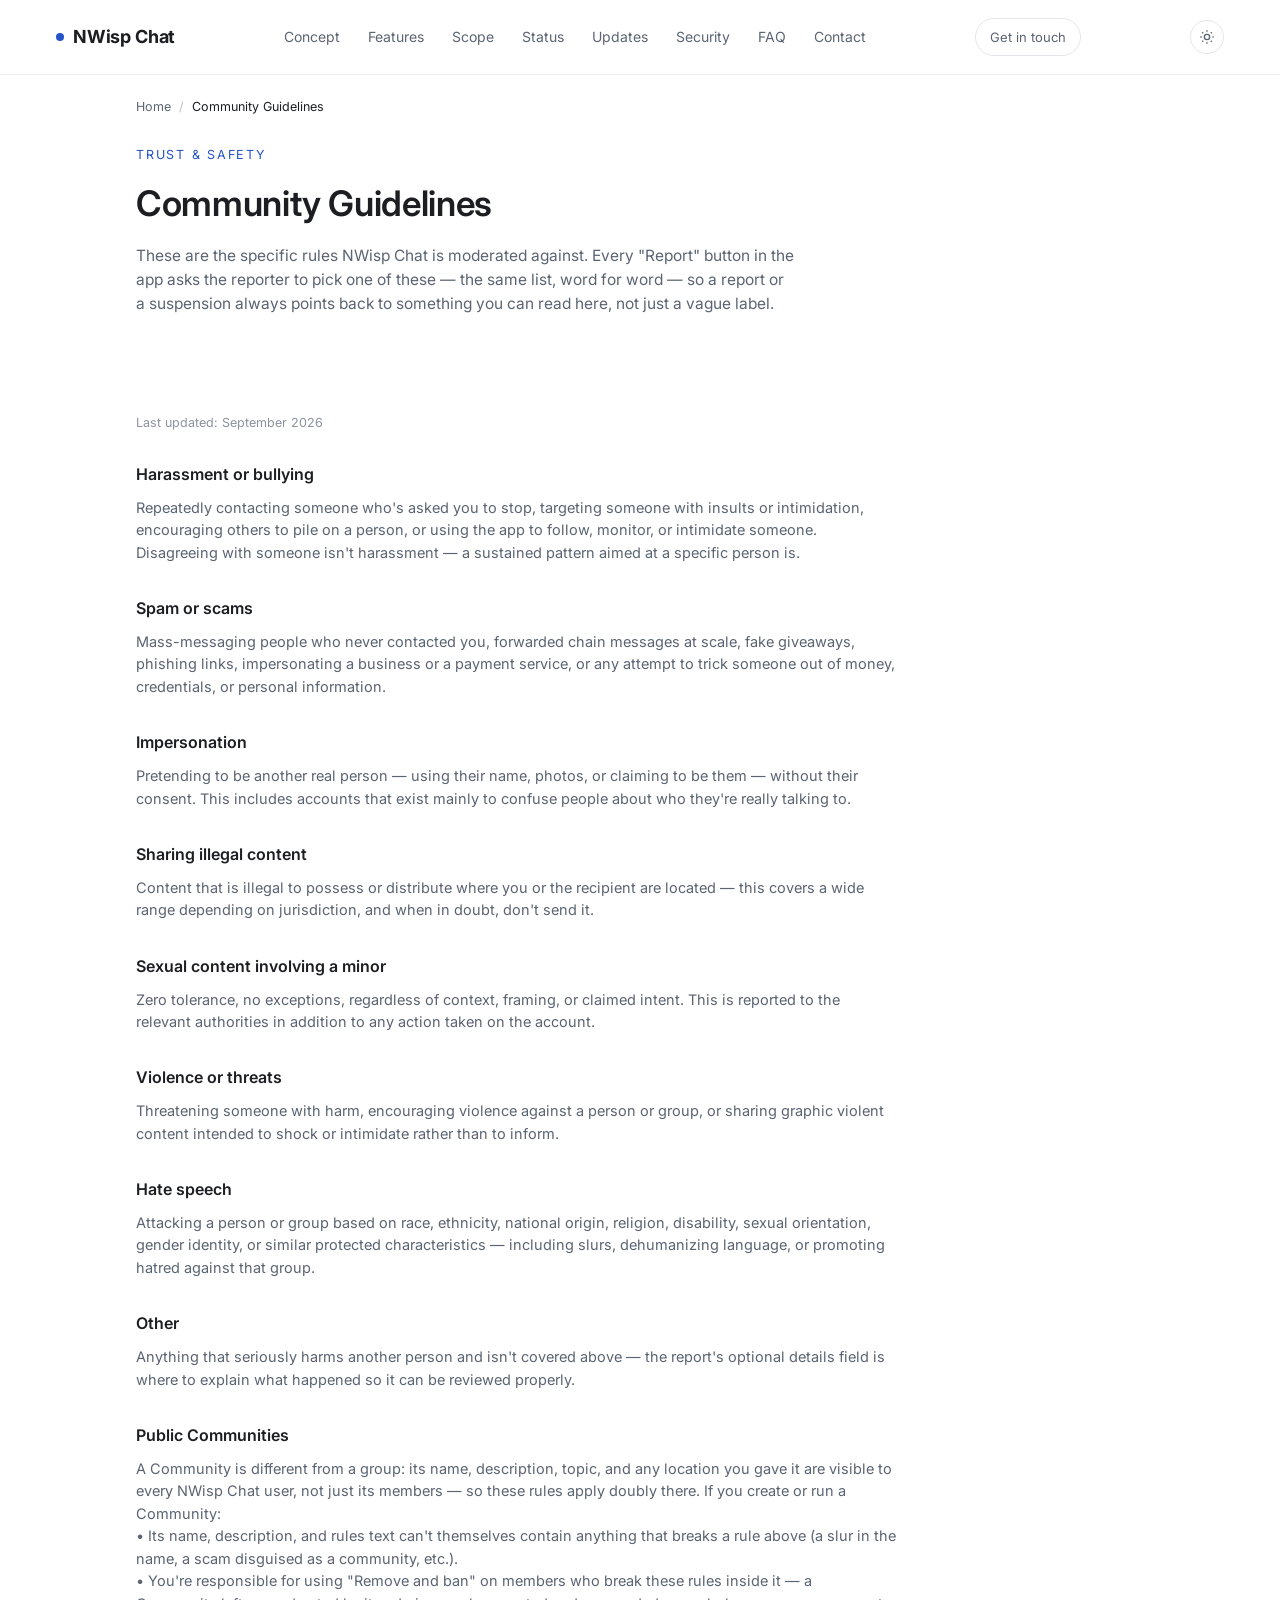
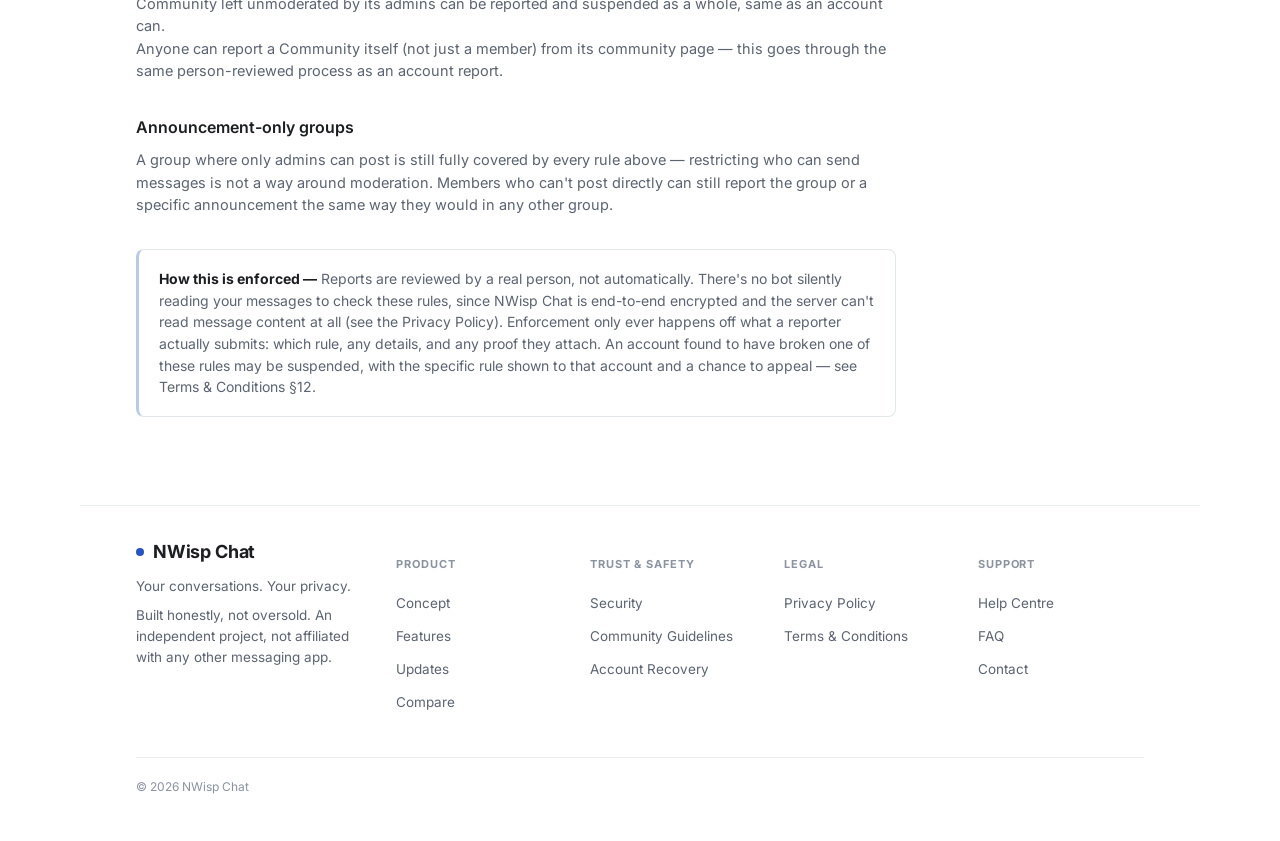
<file: community-guidelines.html>
<!DOCTYPE html>
<html lang="en">
<head>
<meta charset="UTF-8">
<script>
  (function(){
    var saved = localStorage.getItem('nwisp-theme');
    var dark = saved ? saved === 'dark' : window.matchMedia('(prefers-color-scheme: dark)').matches;
    if (dark) document.documentElement.setAttribute('data-theme', 'dark');
  })();
</script>
<meta name="viewport" content="width=device-width, initial-scale=1.0">
<title>Community Guidelines — NWisp Chat</title>
<meta name="description" content="The specific rules NWisp Chat is moderated against.">
<meta property="og:title" content="Community Guidelines — NWisp Chat">
<meta property="og:image" content="og-image.png">
<link rel="icon" href="favicon.svg" type="image/svg+xml">
<link rel="icon" href="favicon.ico" sizes="any">
<link rel="apple-touch-icon" href="apple-touch-icon.png">
<link rel="preconnect" href="https://fonts.googleapis.com">
<link href="https://fonts.googleapis.com/css2?family=Inter:wght@400;500;600;700&display=swap" rel="stylesheet">
<link rel="stylesheet" href="assets/styles.css">
</head>
<body>
<div class="grain"></div>

<nav class="nav">
  <a href="index.html" class="nav-brand">
    <span class="brand-mark"></span>
    NWisp Chat
  </a>
  <button class="nav-toggle" aria-label="Toggle menu" aria-expanded="false" id="navToggle">
    <span></span><span></span><span></span>
  </button>
  <div class="nav-links" id="navLinks">
    <a href="index.html#concept">Concept</a>
    <a href="index.html#features">Features</a>
    <a href="index.html#scope">Scope</a>
    <a href="index.html#status">Status</a>
    <a href="updates.html">Updates</a>
    <a href="security.html">Security</a>
    <a href="index.html#faq">FAQ</a>
    <a href="index.html#contact">Contact</a>
  </div>
  <a href="index.html#contact" class="nav-cta">Get in touch</a>
  <button class="theme-toggle" id="themeToggle" aria-label="Toggle dark mode" type="button">
    <svg class="icon-sun" viewBox="0 0 24 24" fill="none" stroke="currentColor" stroke-width="2"><circle cx="12" cy="12" r="4"/><path d="M12 2v2M12 20v2M4.9 4.9l1.4 1.4M17.7 17.7l1.4 1.4M2 12h2M20 12h2M4.9 19.1l1.4-1.4M17.7 6.3l1.4-1.4"/></svg>
    <svg class="icon-moon" viewBox="0 0 24 24" fill="none" stroke="currentColor" stroke-width="2"><path d="M21 12.8A9 9 0 1 1 11.2 3 7 7 0 0 0 21 12.8Z"/></svg>
  </button>
</nav>

<div class="breadcrumb-bar">
  <div class="breadcrumb">
    <a href="index.html">Home</a>
    <span class="crumb-sep">/</span>
    <span class="crumb-current">Community Guidelines</span>
  </div>
</div>

<div class="page-header">
  <p class="section-eyebrow">Trust &amp; safety</p>
  <h1 class="section-title">Community Guidelines</h1>
  <p class="page-header-copy">
    These are the specific rules NWisp Chat is moderated against. Every "Report" button
    in the app asks the reporter to pick one of these — the same list, word for word —
    so a report or a suspension always points back to something you can read here,
    not just a vague label.
  </p>
</div>

<section>
  <p class="legal-updated">Last updated: September 2026</p>

  <div class="legal-doc">

    <div class="legal-section" id="g-harassment">
      <h2>Harassment or bullying</h2>
      <p>Repeatedly contacting someone who's asked you to stop, targeting someone with insults or intimidation, encouraging others to pile on a person, or using the app to follow, monitor, or intimidate someone. Disagreeing with someone isn't harassment — a sustained pattern aimed at a specific person is.</p>
    </div>

    <div class="legal-section" id="g-spam">
      <h2>Spam or scams</h2>
      <p>Mass-messaging people who never contacted you, forwarded chain messages at scale, fake giveaways, phishing links, impersonating a business or a payment service, or any attempt to trick someone out of money, credentials, or personal information.</p>
    </div>

    <div class="legal-section" id="g-impersonation">
      <h2>Impersonation</h2>
      <p>Pretending to be another real person — using their name, photos, or claiming to be them — without their consent. This includes accounts that exist mainly to confuse people about who they're really talking to.</p>
    </div>

    <div class="legal-section" id="g-illegal">
      <h2>Sharing illegal content</h2>
      <p>Content that is illegal to possess or distribute where you or the recipient are located — this covers a wide range depending on jurisdiction, and when in doubt, don't send it.</p>
    </div>

    <div class="legal-section" id="g-csam">
      <h2>Sexual content involving a minor</h2>
      <p>Zero tolerance, no exceptions, regardless of context, framing, or claimed intent. This is reported to the relevant authorities in addition to any action taken on the account.</p>
    </div>

    <div class="legal-section" id="g-violence">
      <h2>Violence or threats</h2>
      <p>Threatening someone with harm, encouraging violence against a person or group, or sharing graphic violent content intended to shock or intimidate rather than to inform.</p>
    </div>

    <div class="legal-section" id="g-hate">
      <h2>Hate speech</h2>
      <p>Attacking a person or group based on race, ethnicity, national origin, religion, disability, sexual orientation, gender identity, or similar protected characteristics — including slurs, dehumanizing language, or promoting hatred against that group.</p>
    </div>

    <div class="legal-section" id="g-other">
      <h2>Other</h2>
      <p>Anything that seriously harms another person and isn't covered above — the report's optional details field is where to explain what happened so it can be reviewed properly.</p>
    </div>

    <div class="legal-section" id="g-communities">
      <h2>Public Communities</h2>
      <p>A Community is different from a group: its name, description, topic, and any location you gave it are visible to every NWisp Chat user, not just its members — so these rules apply doubly there. If you create or run a Community:
• Its name, description, and rules text can't themselves contain anything that breaks a rule above (a slur in the name, a scam disguised as a community, etc.).
• You're responsible for using "Remove and ban" on members who break these rules inside it — a Community left unmoderated by its admins can be reported and suspended as a whole, same as an account can.
Anyone can report a Community itself (not just a member) from its community page — this goes through the same person-reviewed process as an account report.</p>
    </div>

    <div class="legal-section" id="g-announcements">
      <h2>Announcement-only groups</h2>
      <p>A group where only admins can post is still fully covered by every rule above — restricting who can send messages is not a way around moderation. Members who can't post directly can still report the group or a specific announcement the same way they would in any other group.</p>
    </div>

    <div class="legal-callout" id="g-enforcement">
      <p><strong>How this is enforced —</strong> Reports are reviewed by a real person, not automatically. There's no bot silently reading your messages to check these rules, since NWisp Chat is end-to-end encrypted and the server can't read message content at all (see the <a href="privacy-policy.html">Privacy Policy</a>). Enforcement only ever happens off what a reporter actually submits: which rule, any details, and any proof they attach. An account found to have broken one of these rules may be suspended, with the specific rule shown to that account and a chance to appeal — see <a href="terms.html#t12">Terms &amp; Conditions §12</a>.</p>
    </div>

  </div>
</section>

<footer class="footer">
  <div class="footer-grid">
    <div class="footer-brand-col">
      <a href="index.html" class="nav-brand" style="margin-bottom:10px;">
        <span class="brand-mark"></span>NWisp Chat
      </a>
      <p>Your conversations. Your privacy.</p>
      <p class="footer-sub">Built honestly, not oversold. An independent project, not affiliated with any other messaging app.</p>
    </div>
    <div class="footer-col">
      <h5>Product</h5>
      <a href="index.html#concept">Concept</a>
      <a href="index.html#features">Features</a>
      <a href="updates.html">Updates</a>
      <a href="compare.html">Compare</a>
    </div>
    <div class="footer-col">
      <h5>Trust &amp; safety</h5>
      <a href="security.html">Security</a>
      <a href="community-guidelines.html">Community Guidelines</a>
      <a href="account-recovery.html">Account Recovery</a>
    </div>
    <div class="footer-col">
      <h5>Legal</h5>
      <a href="privacy-policy.html">Privacy Policy</a>
      <a href="terms.html">Terms &amp; Conditions</a>
    </div>
    <div class="footer-col">
      <h5>Support</h5>
      <a href="help-center.html">Help Centre</a>
      <a href="index.html#faq">FAQ</a>
      <a href="index.html#contact">Contact</a>
    </div>
  </div>
  <div class="footer-bottom">
    <span class="footer-sub">&copy; 2026 NWisp Chat</span>
  </div>
</footer>

<script>
  const navToggle = document.getElementById('navToggle');
  const navLinks = document.getElementById('navLinks');
  navToggle.addEventListener('click', () => {
    const open = navLinks.classList.toggle('is-open');
    navToggle.setAttribute('aria-expanded', open ? 'true' : 'false');
  });

  const themeToggle = document.getElementById('themeToggle');
  if (themeToggle) {
    themeToggle.addEventListener('click', () => {
      const isDark = document.documentElement.getAttribute('data-theme') === 'dark';
      if (isDark) {
        document.documentElement.removeAttribute('data-theme');
        localStorage.setItem('nwisp-theme', 'light');
      } else {
        document.documentElement.setAttribute('data-theme', 'dark');
        localStorage.setItem('nwisp-theme', 'dark');
      }
    });
  }
</script>
</body>
</html>
</file>
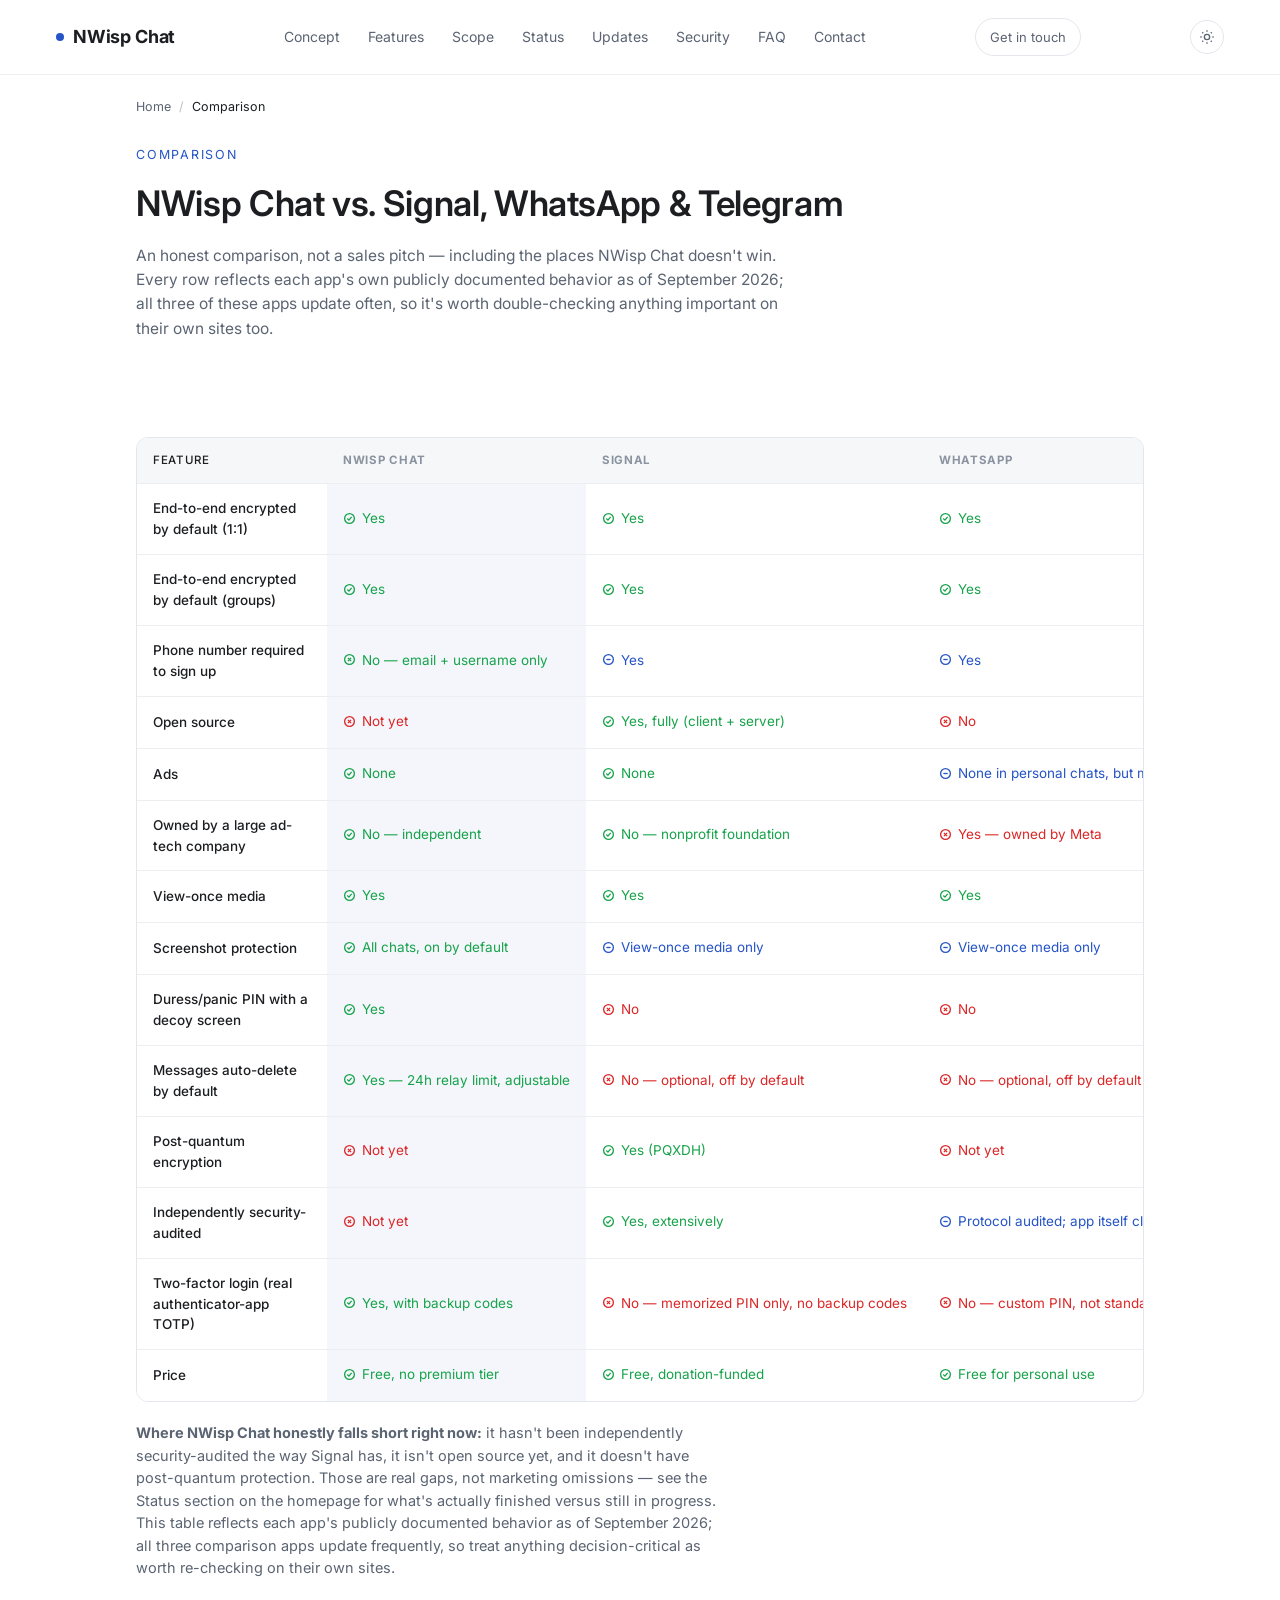
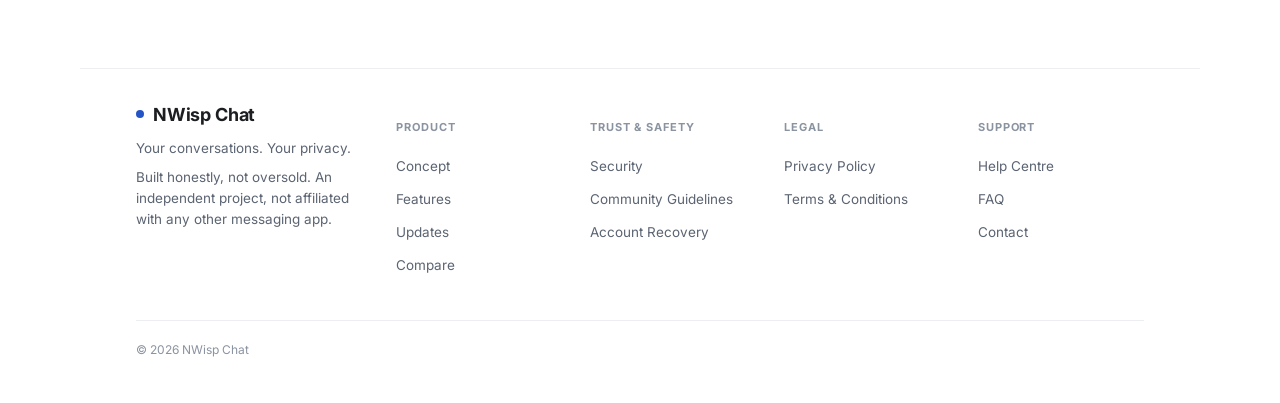
<file: compare.html>
<!DOCTYPE html>
<html lang="en">
<head>
<meta charset="UTF-8">
<script>
  (function(){
    var saved = localStorage.getItem('nwisp-theme');
    var dark = saved ? saved === 'dark' : window.matchMedia('(prefers-color-scheme: dark)').matches;
    if (dark) document.documentElement.setAttribute('data-theme', 'dark');
  })();
</script>
<meta name="viewport" content="width=device-width, initial-scale=1.0">
<title>NWisp Chat vs Signal, WhatsApp &amp; Telegram</title>
<meta name="description" content="An honest, factual comparison of NWisp Chat against Signal, WhatsApp, and Telegram.">
<meta property="og:title" content="NWisp Chat vs Signal, WhatsApp & Telegram">
<meta property="og:image" content="og-image.png">
<link rel="icon" href="favicon.svg" type="image/svg+xml">
<link rel="icon" href="favicon.ico" sizes="any">
<link rel="apple-touch-icon" href="apple-touch-icon.png">
<link rel="preconnect" href="https://fonts.googleapis.com">
<link href="https://fonts.googleapis.com/css2?family=Inter:wght@400;500;600;700&display=swap" rel="stylesheet">
<link rel="stylesheet" href="assets/styles.css">
</head>
<body>
<div class="grain"></div>

<nav class="nav">
  <a href="index.html" class="nav-brand">
    <span class="brand-mark"></span>
    NWisp Chat
  </a>
  <button class="nav-toggle" aria-label="Toggle menu" aria-expanded="false" id="navToggle">
    <span></span><span></span><span></span>
  </button>
  <div class="nav-links" id="navLinks">
    <a href="index.html#concept">Concept</a>
    <a href="index.html#features">Features</a>
    <a href="index.html#scope">Scope</a>
    <a href="index.html#status">Status</a>
    <a href="updates.html">Updates</a>
    <a href="security.html">Security</a>
    <a href="index.html#faq">FAQ</a>
    <a href="index.html#contact">Contact</a>
  </div>
  <a href="index.html#contact" class="nav-cta">Get in touch</a>
  <button class="theme-toggle" id="themeToggle" aria-label="Toggle dark mode" type="button">
    <svg class="icon-sun" viewBox="0 0 24 24" fill="none" stroke="currentColor" stroke-width="2"><circle cx="12" cy="12" r="4"/><path d="M12 2v2M12 20v2M4.9 4.9l1.4 1.4M17.7 17.7l1.4 1.4M2 12h2M20 12h2M4.9 19.1l1.4-1.4M17.7 6.3l1.4-1.4"/></svg>
    <svg class="icon-moon" viewBox="0 0 24 24" fill="none" stroke="currentColor" stroke-width="2"><path d="M21 12.8A9 9 0 1 1 11.2 3 7 7 0 0 0 21 12.8Z"/></svg>
  </button>
</nav>

<div class="breadcrumb-bar">
  <div class="breadcrumb">
    <a href="index.html">Home</a>
    <span class="crumb-sep">/</span>
    <span class="crumb-current">Comparison</span>
  </div>
</div>

<div class="page-header">
  <p class="section-eyebrow">Comparison</p>
  <h1 class="section-title">NWisp Chat vs. Signal, WhatsApp &amp; Telegram</h1>
  <p class="page-header-copy">
    An honest comparison, not a sales pitch — including the places NWisp Chat
    doesn't win. Every row reflects each app's own publicly documented
    behavior as of September 2026; all three of these apps update often, so
    it's worth double-checking anything important on their own sites too.
  </p>
</div>

<section>
  <div class="compare-table-wrap">
    <table class="compare-table">
      <thead>
        <tr>
          <th>Feature</th>
          <th class="col-nwisp">NWisp Chat</th>
          <th>Signal</th>
          <th>WhatsApp</th>
          <th>Telegram</th>
        </tr>
      </thead>
      <tbody>

        <tr>
          <td>End-to-end encrypted by default (1:1)</td>
          <td class="col-nwisp"><span class="compare-val compare-yes"><svg viewBox="0 0 24 24" fill="none" stroke="currentColor" stroke-width="2.4"><circle cx="12" cy="12" r="9"/><path d="m8 12 3 3 5-6"/></svg>Yes</span></td>
          <td><span class="compare-val compare-yes"><svg viewBox="0 0 24 24" fill="none" stroke="currentColor" stroke-width="2.4"><circle cx="12" cy="12" r="9"/><path d="m8 12 3 3 5-6"/></svg>Yes</span></td>
          <td><span class="compare-val compare-yes"><svg viewBox="0 0 24 24" fill="none" stroke="currentColor" stroke-width="2.4"><circle cx="12" cy="12" r="9"/><path d="m8 12 3 3 5-6"/></svg>Yes</span></td>
          <td><span class="compare-val compare-no"><svg viewBox="0 0 24 24" fill="none" stroke="currentColor" stroke-width="2.4"><circle cx="12" cy="12" r="9"/><path d="M9 9l6 6M15 9l-6 6"/></svg>No — only in optional Secret Chats</span></td>
        </tr>

        <tr>
          <td>End-to-end encrypted by default (groups)</td>
          <td class="col-nwisp"><span class="compare-val compare-yes"><svg viewBox="0 0 24 24" fill="none" stroke="currentColor" stroke-width="2.4"><circle cx="12" cy="12" r="9"/><path d="m8 12 3 3 5-6"/></svg>Yes</span></td>
          <td><span class="compare-val compare-yes"><svg viewBox="0 0 24 24" fill="none" stroke="currentColor" stroke-width="2.4"><circle cx="12" cy="12" r="9"/><path d="m8 12 3 3 5-6"/></svg>Yes</span></td>
          <td><span class="compare-val compare-yes"><svg viewBox="0 0 24 24" fill="none" stroke="currentColor" stroke-width="2.4"><circle cx="12" cy="12" r="9"/><path d="m8 12 3 3 5-6"/></svg>Yes</span></td>
          <td><span class="compare-val compare-no"><svg viewBox="0 0 24 24" fill="none" stroke="currentColor" stroke-width="2.4"><circle cx="12" cy="12" r="9"/><path d="M9 9l6 6M15 9l-6 6"/></svg>No — Secret Chats don't support groups at all</span></td>
        </tr>

        <tr>
          <td>Phone number required to sign up</td>
          <td class="col-nwisp"><span class="compare-val compare-yes"><svg viewBox="0 0 24 24" fill="none" stroke="currentColor" stroke-width="2.4"><circle cx="12" cy="12" r="9"/><path d="M9 9l6 6M15 9l-6 6"/></svg>No — email + username only</span></td>
          <td><span class="compare-val compare-partial"><svg viewBox="0 0 24 24" fill="none" stroke="currentColor" stroke-width="2.4"><circle cx="12" cy="12" r="9"/><path d="M8 12h8"/></svg>Yes</span></td>
          <td><span class="compare-val compare-partial"><svg viewBox="0 0 24 24" fill="none" stroke="currentColor" stroke-width="2.4"><circle cx="12" cy="12" r="9"/><path d="M8 12h8"/></svg>Yes</span></td>
          <td><span class="compare-val compare-partial"><svg viewBox="0 0 24 24" fill="none" stroke="currentColor" stroke-width="2.4"><circle cx="12" cy="12" r="9"/><path d="M8 12h8"/></svg>Yes</span></td>
        </tr>

        <tr>
          <td>Open source</td>
          <td class="col-nwisp"><span class="compare-val compare-no"><svg viewBox="0 0 24 24" fill="none" stroke="currentColor" stroke-width="2.4"><circle cx="12" cy="12" r="9"/><path d="M9 9l6 6M15 9l-6 6"/></svg>Not yet</span></td>
          <td><span class="compare-val compare-yes"><svg viewBox="0 0 24 24" fill="none" stroke="currentColor" stroke-width="2.4"><circle cx="12" cy="12" r="9"/><path d="m8 12 3 3 5-6"/></svg>Yes, fully (client + server)</span></td>
          <td><span class="compare-val compare-no"><svg viewBox="0 0 24 24" fill="none" stroke="currentColor" stroke-width="2.4"><circle cx="12" cy="12" r="9"/><path d="M9 9l6 6M15 9l-6 6"/></svg>No</span></td>
          <td><span class="compare-val compare-partial"><svg viewBox="0 0 24 24" fill="none" stroke="currentColor" stroke-width="2.4"><circle cx="12" cy="12" r="9"/><path d="M8 12h8"/></svg>Client only, server is closed</span></td>
        </tr>

        <tr>
          <td>Ads</td>
          <td class="col-nwisp"><span class="compare-val compare-yes"><svg viewBox="0 0 24 24" fill="none" stroke="currentColor" stroke-width="2.4"><circle cx="12" cy="12" r="9"/><path d="m8 12 3 3 5-6"/></svg>None</span></td>
          <td><span class="compare-val compare-yes"><svg viewBox="0 0 24 24" fill="none" stroke="currentColor" stroke-width="2.4"><circle cx="12" cy="12" r="9"/><path d="m8 12 3 3 5-6"/></svg>None</span></td>
          <td><span class="compare-val compare-partial"><svg viewBox="0 0 24 24" fill="none" stroke="currentColor" stroke-width="2.4"><circle cx="12" cy="12" r="9"/><path d="M8 12h8"/></svg>None in personal chats, but metadata feeds Meta's ad system</span></td>
          <td><span class="compare-val compare-no"><svg viewBox="0 0 24 24" fill="none" stroke="currentColor" stroke-width="2.4"><circle cx="12" cy="12" r="9"/><path d="M9 9l6 6M15 9l-6 6"/></svg>Yes, in channels &amp; the free tier</span></td>
        </tr>

        <tr>
          <td>Owned by a large ad-tech company</td>
          <td class="col-nwisp"><span class="compare-val compare-yes"><svg viewBox="0 0 24 24" fill="none" stroke="currentColor" stroke-width="2.4"><circle cx="12" cy="12" r="9"/><path d="m8 12 3 3 5-6"/></svg>No — independent</span></td>
          <td><span class="compare-val compare-yes"><svg viewBox="0 0 24 24" fill="none" stroke="currentColor" stroke-width="2.4"><circle cx="12" cy="12" r="9"/><path d="m8 12 3 3 5-6"/></svg>No — nonprofit foundation</span></td>
          <td><span class="compare-val compare-no"><svg viewBox="0 0 24 24" fill="none" stroke="currentColor" stroke-width="2.4"><circle cx="12" cy="12" r="9"/><path d="M9 9l6 6M15 9l-6 6"/></svg>Yes — owned by Meta</span></td>
          <td><span class="compare-val compare-yes"><svg viewBox="0 0 24 24" fill="none" stroke="currentColor" stroke-width="2.4"><circle cx="12" cy="12" r="9"/><path d="m8 12 3 3 5-6"/></svg>No — private company</span></td>
        </tr>

        <tr>
          <td>View-once media</td>
          <td class="col-nwisp"><span class="compare-val compare-yes"><svg viewBox="0 0 24 24" fill="none" stroke="currentColor" stroke-width="2.4"><circle cx="12" cy="12" r="9"/><path d="m8 12 3 3 5-6"/></svg>Yes</span></td>
          <td><span class="compare-val compare-yes"><svg viewBox="0 0 24 24" fill="none" stroke="currentColor" stroke-width="2.4"><circle cx="12" cy="12" r="9"/><path d="m8 12 3 3 5-6"/></svg>Yes</span></td>
          <td><span class="compare-val compare-yes"><svg viewBox="0 0 24 24" fill="none" stroke="currentColor" stroke-width="2.4"><circle cx="12" cy="12" r="9"/><path d="m8 12 3 3 5-6"/></svg>Yes</span></td>
          <td><span class="compare-val compare-yes"><svg viewBox="0 0 24 24" fill="none" stroke="currentColor" stroke-width="2.4"><circle cx="12" cy="12" r="9"/><path d="m8 12 3 3 5-6"/></svg>Yes (self-destruct timer)</span></td>
        </tr>

        <tr>
          <td>Screenshot protection</td>
          <td class="col-nwisp"><span class="compare-val compare-yes"><svg viewBox="0 0 24 24" fill="none" stroke="currentColor" stroke-width="2.4"><circle cx="12" cy="12" r="9"/><path d="m8 12 3 3 5-6"/></svg>All chats, on by default</span></td>
          <td><span class="compare-val compare-partial"><svg viewBox="0 0 24 24" fill="none" stroke="currentColor" stroke-width="2.4"><circle cx="12" cy="12" r="9"/><path d="M8 12h8"/></svg>View-once media only</span></td>
          <td><span class="compare-val compare-partial"><svg viewBox="0 0 24 24" fill="none" stroke="currentColor" stroke-width="2.4"><circle cx="12" cy="12" r="9"/><path d="M8 12h8"/></svg>View-once media only</span></td>
          <td><span class="compare-val compare-partial"><svg viewBox="0 0 24 24" fill="none" stroke="currentColor" stroke-width="2.4"><circle cx="12" cy="12" r="9"/><path d="M8 12h8"/></svg>Secret Chats &amp; self-destruct media only</span></td>
        </tr>

        <tr>
          <td>Duress/panic PIN with a decoy screen</td>
          <td class="col-nwisp"><span class="compare-val compare-yes"><svg viewBox="0 0 24 24" fill="none" stroke="currentColor" stroke-width="2.4"><circle cx="12" cy="12" r="9"/><path d="m8 12 3 3 5-6"/></svg>Yes</span></td>
          <td><span class="compare-val compare-no"><svg viewBox="0 0 24 24" fill="none" stroke="currentColor" stroke-width="2.4"><circle cx="12" cy="12" r="9"/><path d="M9 9l6 6M15 9l-6 6"/></svg>No</span></td>
          <td><span class="compare-val compare-no"><svg viewBox="0 0 24 24" fill="none" stroke="currentColor" stroke-width="2.4"><circle cx="12" cy="12" r="9"/><path d="M9 9l6 6M15 9l-6 6"/></svg>No</span></td>
          <td><span class="compare-val compare-no"><svg viewBox="0 0 24 24" fill="none" stroke="currentColor" stroke-width="2.4"><circle cx="12" cy="12" r="9"/><path d="M9 9l6 6M15 9l-6 6"/></svg>No</span></td>
        </tr>

        <tr>
          <td>Messages auto-delete by default</td>
          <td class="col-nwisp"><span class="compare-val compare-yes"><svg viewBox="0 0 24 24" fill="none" stroke="currentColor" stroke-width="2.4"><circle cx="12" cy="12" r="9"/><path d="m8 12 3 3 5-6"/></svg>Yes — 24h relay limit, adjustable</span></td>
          <td><span class="compare-val compare-no"><svg viewBox="0 0 24 24" fill="none" stroke="currentColor" stroke-width="2.4"><circle cx="12" cy="12" r="9"/><path d="M9 9l6 6M15 9l-6 6"/></svg>No — optional, off by default</span></td>
          <td><span class="compare-val compare-no"><svg viewBox="0 0 24 24" fill="none" stroke="currentColor" stroke-width="2.4"><circle cx="12" cy="12" r="9"/><path d="M9 9l6 6M15 9l-6 6"/></svg>No — optional, off by default</span></td>
          <td><span class="compare-val compare-no"><svg viewBox="0 0 24 24" fill="none" stroke="currentColor" stroke-width="2.4"><circle cx="12" cy="12" r="9"/><path d="M9 9l6 6M15 9l-6 6"/></svg>No — optional, off by default</span></td>
        </tr>

        <tr>
          <td>Post-quantum encryption</td>
          <td class="col-nwisp"><span class="compare-val compare-no"><svg viewBox="0 0 24 24" fill="none" stroke="currentColor" stroke-width="2.4"><circle cx="12" cy="12" r="9"/><path d="M9 9l6 6M15 9l-6 6"/></svg>Not yet</span></td>
          <td><span class="compare-val compare-yes"><svg viewBox="0 0 24 24" fill="none" stroke="currentColor" stroke-width="2.4"><circle cx="12" cy="12" r="9"/><path d="m8 12 3 3 5-6"/></svg>Yes (PQXDH)</span></td>
          <td><span class="compare-val compare-no"><svg viewBox="0 0 24 24" fill="none" stroke="currentColor" stroke-width="2.4"><circle cx="12" cy="12" r="9"/><path d="M9 9l6 6M15 9l-6 6"/></svg>Not yet</span></td>
          <td><span class="compare-val compare-no"><svg viewBox="0 0 24 24" fill="none" stroke="currentColor" stroke-width="2.4"><circle cx="12" cy="12" r="9"/><path d="M9 9l6 6M15 9l-6 6"/></svg>Not yet</span></td>
        </tr>

        <tr>
          <td>Independently security-audited</td>
          <td class="col-nwisp"><span class="compare-val compare-no"><svg viewBox="0 0 24 24" fill="none" stroke="currentColor" stroke-width="2.4"><circle cx="12" cy="12" r="9"/><path d="M9 9l6 6M15 9l-6 6"/></svg>Not yet</span></td>
          <td><span class="compare-val compare-yes"><svg viewBox="0 0 24 24" fill="none" stroke="currentColor" stroke-width="2.4"><circle cx="12" cy="12" r="9"/><path d="m8 12 3 3 5-6"/></svg>Yes, extensively</span></td>
          <td><span class="compare-val compare-partial"><svg viewBox="0 0 24 24" fill="none" stroke="currentColor" stroke-width="2.4"><circle cx="12" cy="12" r="9"/><path d="M8 12h8"/></svg>Protocol audited; app itself closed-source</span></td>
          <td><span class="compare-val compare-partial"><svg viewBox="0 0 24 24" fill="none" stroke="currentColor" stroke-width="2.4"><circle cx="12" cy="12" r="9"/><path d="M8 12h8"/></svg>Client only</span></td>
        </tr>

        <tr>
          <td>Two-factor login (real authenticator-app TOTP)</td>
          <td class="col-nwisp"><span class="compare-val compare-yes"><svg viewBox="0 0 24 24" fill="none" stroke="currentColor" stroke-width="2.4"><circle cx="12" cy="12" r="9"/><path d="m8 12 3 3 5-6"/></svg>Yes, with backup codes</span></td>
          <td><span class="compare-val compare-no"><svg viewBox="0 0 24 24" fill="none" stroke="currentColor" stroke-width="2.4"><circle cx="12" cy="12" r="9"/><path d="M9 9l6 6M15 9l-6 6"/></svg>No — memorized PIN only, no backup codes</span></td>
          <td><span class="compare-val compare-no"><svg viewBox="0 0 24 24" fill="none" stroke="currentColor" stroke-width="2.4"><circle cx="12" cy="12" r="9"/><path d="M9 9l6 6M15 9l-6 6"/></svg>No — custom PIN, not standard TOTP</span></td>
          <td><span class="compare-val compare-no"><svg viewBox="0 0 24 24" fill="none" stroke="currentColor" stroke-width="2.4"><circle cx="12" cy="12" r="9"/><path d="M9 9l6 6M15 9l-6 6"/></svg>No — password-based, not standard TOTP</span></td>
        </tr>

        <tr>
          <td>Price</td>
          <td class="col-nwisp"><span class="compare-val compare-yes"><svg viewBox="0 0 24 24" fill="none" stroke="currentColor" stroke-width="2.4"><circle cx="12" cy="12" r="9"/><path d="m8 12 3 3 5-6"/></svg>Free, no premium tier</span></td>
          <td><span class="compare-val compare-yes"><svg viewBox="0 0 24 24" fill="none" stroke="currentColor" stroke-width="2.4"><circle cx="12" cy="12" r="9"/><path d="m8 12 3 3 5-6"/></svg>Free, donation-funded</span></td>
          <td><span class="compare-val compare-yes"><svg viewBox="0 0 24 24" fill="none" stroke="currentColor" stroke-width="2.4"><circle cx="12" cy="12" r="9"/><path d="m8 12 3 3 5-6"/></svg>Free for personal use</span></td>
          <td><span class="compare-val compare-partial"><svg viewBox="0 0 24 24" fill="none" stroke="currentColor" stroke-width="2.4"><circle cx="12" cy="12" r="9"/><path d="M8 12h8"/></svg>Free, with optional Premium</span></td>
        </tr>

      </tbody>
    </table>
  </div>

  <p class="compare-note">
    <strong>Where NWisp Chat honestly falls short right now:</strong> it hasn't been independently
    security-audited the way Signal has, it isn't open source yet, and it doesn't have
    post-quantum protection. Those are real gaps, not marketing omissions — see the
    <a href="index.html#status">Status section</a> on the homepage for what's actually
    finished versus still in progress. This table reflects each app's publicly documented
    behavior as of September 2026; all three comparison apps update frequently, so treat
    anything decision-critical as worth re-checking on their own sites.
  </p>
</section>

<footer class="footer">
  <div class="footer-grid">
    <div class="footer-brand-col">
      <a href="index.html" class="nav-brand" style="margin-bottom:10px;">
        <span class="brand-mark"></span>NWisp Chat
      </a>
      <p>Your conversations. Your privacy.</p>
      <p class="footer-sub">Built honestly, not oversold. An independent project, not affiliated with any other messaging app.</p>
    </div>
    <div class="footer-col">
      <h5>Product</h5>
      <a href="index.html#concept">Concept</a>
      <a href="index.html#features">Features</a>
      <a href="updates.html">Updates</a>
      <a href="compare.html">Compare</a>
    </div>
    <div class="footer-col">
      <h5>Trust &amp; safety</h5>
      <a href="security.html">Security</a>
      <a href="community-guidelines.html">Community Guidelines</a>
      <a href="account-recovery.html">Account Recovery</a>
    </div>
    <div class="footer-col">
      <h5>Legal</h5>
      <a href="privacy-policy.html">Privacy Policy</a>
      <a href="terms.html">Terms &amp; Conditions</a>
    </div>
    <div class="footer-col">
      <h5>Support</h5>
      <a href="help-center.html">Help Centre</a>
      <a href="index.html#faq">FAQ</a>
      <a href="index.html#contact">Contact</a>
    </div>
  </div>
  <div class="footer-bottom">
    <span class="footer-sub">&copy; 2026 NWisp Chat</span>
  </div>
</footer>

<script>
  const navToggle = document.getElementById('navToggle');
  const navLinks = document.getElementById('navLinks');
  navToggle.addEventListener('click', () => {
    const open = navLinks.classList.toggle('is-open');
    navToggle.setAttribute('aria-expanded', open ? 'true' : 'false');
  });

  const themeToggle = document.getElementById('themeToggle');
  if (themeToggle) {
    themeToggle.addEventListener('click', () => {
      const isDark = document.documentElement.getAttribute('data-theme') === 'dark';
      if (isDark) {
        document.documentElement.removeAttribute('data-theme');
        localStorage.setItem('nwisp-theme', 'light');
      } else {
        document.documentElement.setAttribute('data-theme', 'dark');
        localStorage.setItem('nwisp-theme', 'dark');
      }
    });
  }
</script>
</body>
</html>
</file>
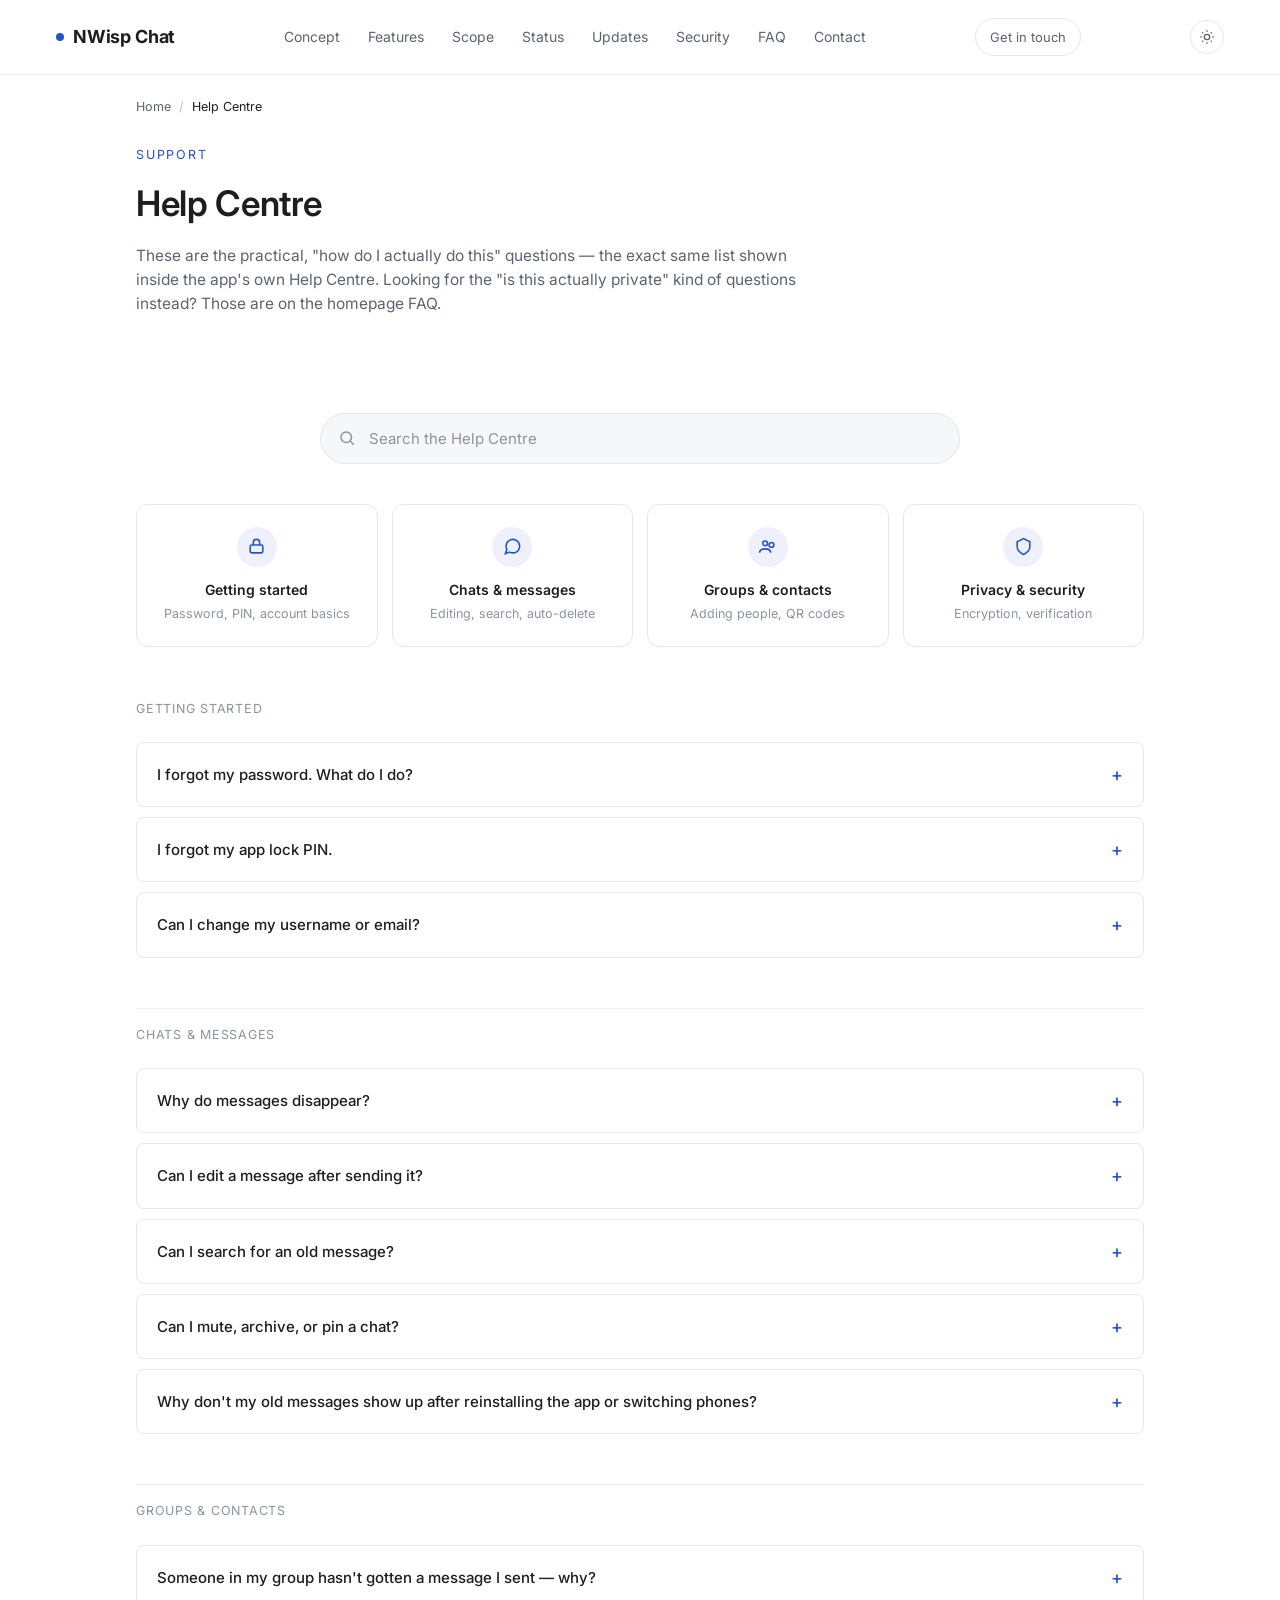
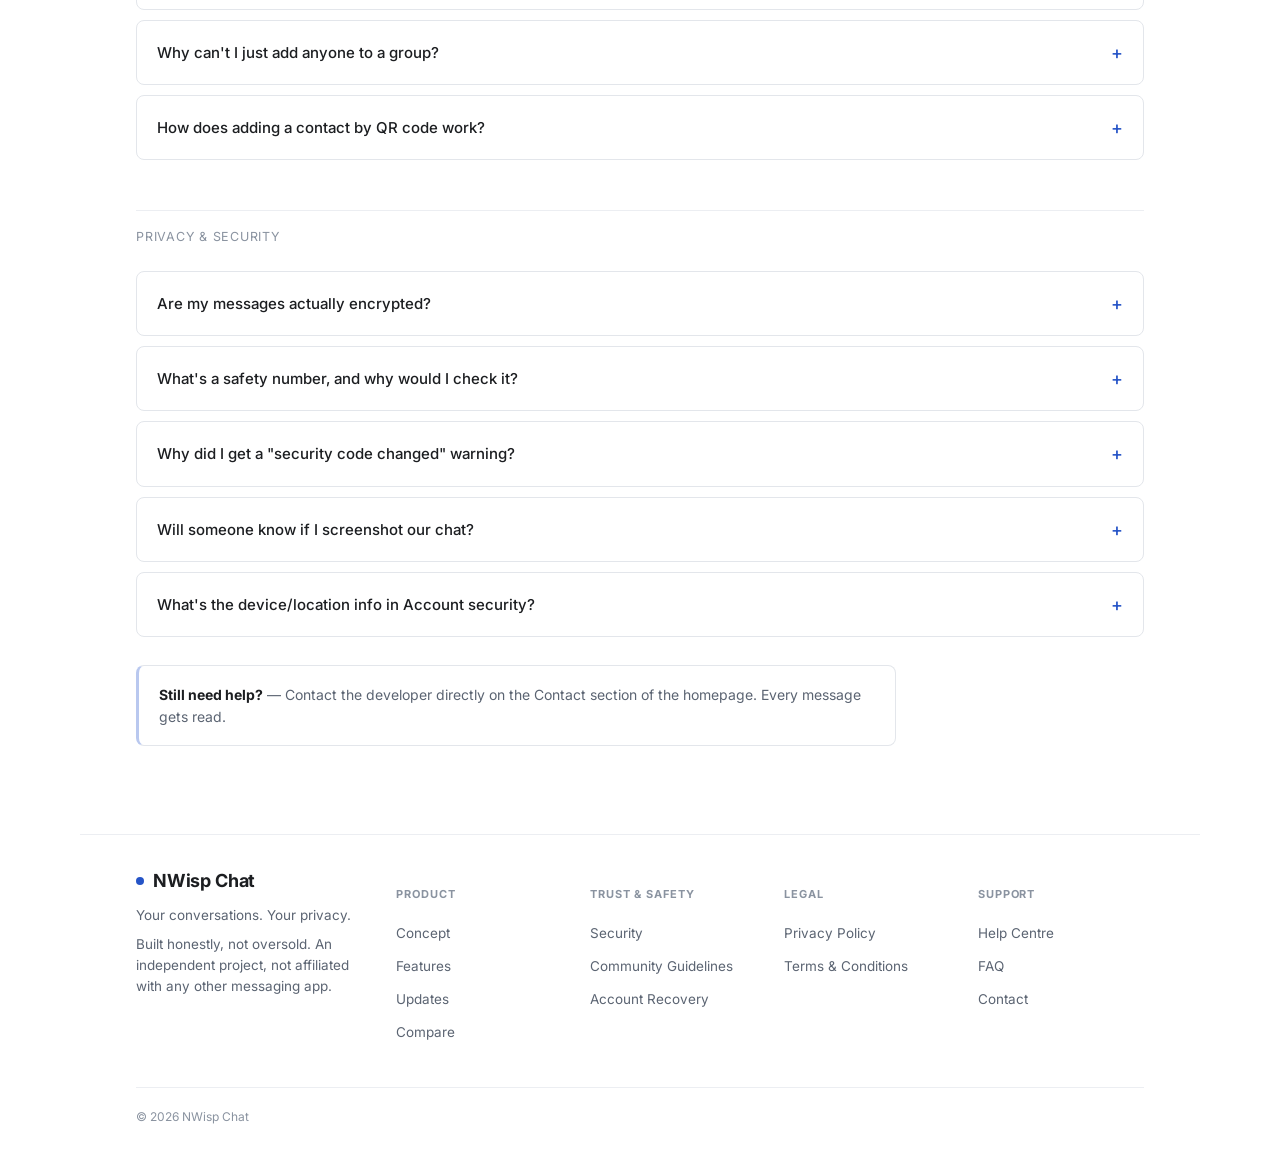
<file: help-center.html>
<!DOCTYPE html>
<html lang="en">
<head>
<meta charset="UTF-8">
<script>
  (function(){
    var saved = localStorage.getItem('nwisp-theme');
    var dark = saved ? saved === 'dark' : window.matchMedia('(prefers-color-scheme: dark)').matches;
    if (dark) document.documentElement.setAttribute('data-theme', 'dark');
  })();
</script>
<meta name="viewport" content="width=device-width, initial-scale=1.0">
<title>Help Centre — NWisp Chat</title>
<meta name="description" content="Practical answers for using NWisp Chat — forgotten passwords, PINs, messages, groups, and more.">
<meta property="og:title" content="Help Centre — NWisp Chat">
<meta property="og:image" content="og-image.png">
<link rel="icon" href="favicon.svg" type="image/svg+xml">
<link rel="icon" href="favicon.ico" sizes="any">
<link rel="apple-touch-icon" href="apple-touch-icon.png">
<link rel="preconnect" href="https://fonts.googleapis.com">
<link href="https://fonts.googleapis.com/css2?family=Inter:wght@400;500;600;700&display=swap" rel="stylesheet">
<link rel="stylesheet" href="assets/styles.css">
<script type="application/ld+json">
{
  "@context": "https://schema.org",
  "@type": "FAQPage",
  "mainEntity": [
    {
      "@type": "Question",
      "name": "I forgot my password. What do I do?",
      "acceptedAnswer": {
        "@type": "Answer",
        "text": "Go to the login screen and tap \"Forgot password?\", or open Account settings inside the app and tap \"Not sure this was you?\" under Account security. We'll email you a secure reset link."
      }
    },
    {
      "@type": "Question",
      "name": "I forgot my app lock PIN.",
      "acceptedAnswer": {
        "@type": "Answer",
        "text": "On the lock screen, tap \"Forgot PIN?\" and confirm your account password (or reset your account password first if you've forgotten that too). This turns app lock off so you can get back in, and you'll be asked to set a new PIN afterwards."
      }
    },
    {
      "@type": "Question",
      "name": "Why do messages disappear?",
      "acceptedAnswer": {
        "@type": "Answer",
        "text": "This app auto-deletes messages after a set time to protect your privacy. You can change the default in Settings, or set a different duration for just one chat or group from that chat's settings/group info screen."
      }
    },
    {
      "@type": "Question",
      "name": "Are my messages actually encrypted?",
      "acceptedAnswer": {
        "@type": "Answer",
        "text": "Yes \u2014 every 1:1 and group chat uses the Signal Protocol, the same core end-to-end encryption design Signal uses. Messages are encrypted on your device and only decrypted on the recipient's device; we never have access to the readable text, photos, videos, or voice notes you send."
      }
    },
    {
      "@type": "Question",
      "name": "What's a safety number, and why would I check it?",
      "acceptedAnswer": {
        "@type": "Answer",
        "text": "It's a way to manually confirm you're really talking to the person you think you are, with no one able to secretly intercept the conversation. Open a chat's settings and tap \"Verify safety number\" \u2014 if the number matches on both your and the other person's devices (compared in person or on a call), your conversation is confirmed private."
      }
    },
    {
      "@type": "Question",
      "name": "Why did I get a \"security code changed\" warning?",
      "acceptedAnswer": {
        "@type": "Answer",
        "text": "This means the other person's encryption key changed \u2014 usually because they reinstalled the app or switched devices, which is completely normal. It can, rarely, also mean something more concerning, which is exactly why the app warns you rather than silently continuing \u2014 if you're ever unsure, use \"Verify safety number\" to confirm."
      }
    },
    {
      "@type": "Question",
      "name": "Can I edit a message after sending it?",
      "acceptedAnswer": {
        "@type": "Answer",
        "text": "Yes, for a short time after sending (currently 15 minutes) \u2014 long-press your own text message and tap Edit. The recipient sees an \"(edited)\" label so it's never silent. Media and voice messages can't be edited."
      }
    },
    {
      "@type": "Question",
      "name": "Someone in my group hasn't gotten a message I sent \u2014 why?",
      "acceptedAnswer": {
        "@type": "Answer",
        "text": "If a group member hasn't updated the app or has never opened it, their device can't receive encrypted messages yet \u2014 the app queues that message quietly and delivers it automatically the moment they update, without you needing to do anything. A different kind of delivery hiccup (like a brief connection issue) instead shows a \"Resend\" button you can tap right away."
      }
    },
    {
      "@type": "Question",
      "name": "Why can't I just add anyone to a group?",
      "acceptedAnswer": {
        "@type": "Answer",
        "text": "You can add your existing contacts to a group directly. For anyone else, the app sends them an invite they have to accept before they're added \u2014 this stops someone from being silently pulled into a group chat with strangers without their say-so."
      }
    },
    {
      "@type": "Question",
      "name": "How does adding a contact by QR code work?",
      "acceptedAnswer": {
        "@type": "Answer",
        "text": "Open Contacts and tap the QR icon \u2014 \"My code\" shows a code encoding only your account id (never your username, email, or phone number), and \"Scan\" lets you scan someone else's. It's a faster, more private alternative to searching for a username."
      }
    },
    {
      "@type": "Question",
      "name": "Can I mute, archive, or pin a chat?",
      "acceptedAnswer": {
        "@type": "Answer",
        "text": "Yes \u2014 long-press any chat or group on your chat list for quick Pin/Mute/Archive/Delete options, or use the switches inside a chat's settings or a group's info screen. Pinned chats stay at the top of your list; archived chats move out of the main list but still receive messages normally."
      }
    },
    {
      "@type": "Question",
      "name": "Can I search for an old message?",
      "acceptedAnswer": {
        "@type": "Answer",
        "text": "Yes \u2014 open the search icon inside any chat or group to search that conversation's messages, or use global search to look across every chat and group at once. This searches only your own device (messages are already stored decrypted-on-demand locally), so it works instantly and offline."
      }
    },
    {
      "@type": "Question",
      "name": "Will someone know if I screenshot our chat?",
      "acceptedAnswer": {
        "@type": "Answer",
        "text": "The app doesn't currently notify the other person if you take a screenshot. Chat screens do block screenshots and screen recording by default on your own device (Android's screenshot-prevention flag), the same protection Signal and WhatsApp use, but this only prevents captures on that screen \u2014 it doesn't detect or notify about attempts."
      }
    },
    {
      "@type": "Question",
      "name": "Why don't my old messages show up after reinstalling the app or switching phones?",
      "acceptedAnswer": {
        "@type": "Answer",
        "text": "Message content is stored only on your own device by design \u2014 it's never kept on our servers, so we have nothing to restore it from. This is a direct trade-off of the app's privacy model: nothing we don't have can ever be exposed if our servers were ever compromised, but it also means there's no cloud backup of chat history to fall back on."
      }
    },
    {
      "@type": "Question",
      "name": "What's the device/location info in Account security?",
      "acceptedAnswer": {
        "@type": "Answer",
        "text": "Every sign-in records the device model and an approximate city/country (from your IP address, not GPS) so you can spot a login that wasn't you \u2014 the same idea as Google's or WhatsApp's own sign-in activity lists. Only one device can be actively signed in at a time. If something looks wrong here, see Account Recovery."
      }
    },
    {
      "@type": "Question",
      "name": "Can I change my username or email?",
      "acceptedAnswer": {
        "@type": "Answer",
        "text": "Yes, both are in Account settings. Email changes require your current password and a confirmation link sent to the new address."
      }
    }
  ]
}
</script>
</head>
<body>
<div class="grain"></div>

<nav class="nav">
  <a href="index.html" class="nav-brand">
    <span class="brand-mark"></span>
    NWisp Chat
  </a>
  <button class="nav-toggle" aria-label="Toggle menu" aria-expanded="false" id="navToggle">
    <span></span><span></span><span></span>
  </button>
  <div class="nav-links" id="navLinks">
    <a href="index.html#concept">Concept</a>
    <a href="index.html#features">Features</a>
    <a href="index.html#scope">Scope</a>
    <a href="index.html#status">Status</a>
    <a href="updates.html">Updates</a>
    <a href="security.html">Security</a>
    <a href="index.html#faq">FAQ</a>
    <a href="index.html#contact">Contact</a>
  </div>
  <a href="index.html#contact" class="nav-cta">Get in touch</a>
  <button class="theme-toggle" id="themeToggle" aria-label="Toggle dark mode" type="button">
    <svg class="icon-sun" viewBox="0 0 24 24" fill="none" stroke="currentColor" stroke-width="2"><circle cx="12" cy="12" r="4"/><path d="M12 2v2M12 20v2M4.9 4.9l1.4 1.4M17.7 17.7l1.4 1.4M2 12h2M20 12h2M4.9 19.1l1.4-1.4M17.7 6.3l1.4-1.4"/></svg>
    <svg class="icon-moon" viewBox="0 0 24 24" fill="none" stroke="currentColor" stroke-width="2"><path d="M21 12.8A9 9 0 1 1 11.2 3 7 7 0 0 0 21 12.8Z"/></svg>
  </button>
</nav>

<div class="breadcrumb-bar">
  <div class="breadcrumb">
    <a href="index.html">Home</a>
    <span class="crumb-sep">/</span>
    <span class="crumb-current">Help Centre</span>
  </div>
</div>

<div class="page-header">
  <p class="section-eyebrow">Support</p>
  <h1 class="section-title">Help Centre</h1>
  <p class="page-header-copy">
    These are the practical, "how do I actually do this" questions — the exact same
    list shown inside the app's own Help Centre. Looking for the "is this actually
    private" kind of questions instead? Those are on the <a href="index.html#faq">homepage FAQ</a>.
  </p>
</div>

<section>
  <div class="help-search-wrap">
    <svg class="help-search-icon" viewBox="0 0 24 24" fill="none" stroke="currentColor" stroke-width="2"><circle cx="11" cy="11" r="7"/><path d="m21 21-4.3-4.3"/></svg>
    <input type="text" id="helpSearchInput" class="help-search-input" placeholder="Search the Help Centre" autocomplete="off">
  </div>

  <div class="help-categories" id="helpCategories">
    <a href="#cat-getting-started" class="help-category-tile">
      <div class="help-category-icon"><svg viewBox="0 0 24 24" fill="none" stroke="currentColor" stroke-width="2"><rect x="4" y="10" width="16" height="10" rx="2"/><path d="M8 10V7a4 4 0 0 1 8 0v3"/></svg></div>
      <h3>Getting started</h3>
      <p>Password, PIN, account basics</p>
    </a>
    <a href="#cat-chats" class="help-category-tile">
      <div class="help-category-icon"><svg viewBox="0 0 24 24" fill="none" stroke="currentColor" stroke-width="2"><path d="M21 11.5a8.4 8.4 0 0 1-1 4 8.5 8.5 0 0 1-7.6 4.6 8.4 8.4 0 0 1-4-1L3 21l1.9-5.4a8.4 8.4 0 0 1-1-4 8.5 8.5 0 0 1 4.6-7.6 8.4 8.4 0 0 1 4-1h.5a8.48 8.48 0 0 1 8 8v.5z"/></svg></div>
      <h3>Chats &amp; messages</h3>
      <p>Editing, search, auto-delete</p>
    </a>
    <a href="#cat-groups" class="help-category-tile">
      <div class="help-category-icon"><svg viewBox="0 0 24 24" fill="none" stroke="currentColor" stroke-width="2"><circle cx="9" cy="8" r="3"/><circle cx="17" cy="10" r="3"/><path d="M2 20c0-3 3-5 7-5s7 2 7 5"/></svg></div>
      <h3>Groups &amp; contacts</h3>
      <p>Adding people, QR codes</p>
    </a>
    <a href="#cat-privacy" class="help-category-tile">
      <div class="help-category-icon"><svg viewBox="0 0 24 24" fill="none" stroke="currentColor" stroke-width="2"><path d="M12 2 4 6v6c0 5 3.5 8 8 10 4.5-2 8-5 8-10V6l-8-4Z"/></svg></div>
      <h3>Privacy &amp; security</h3>
      <p>Encryption, verification</p>
    </a>
  </div>

  <div class="faq-list" style="max-width: 100%;" id="helpFaqList">

    <p class="help-category-heading" id="cat-getting-started">Getting started</p>

    <details class="faq-item" id="faq-forgot-password">
      <summary>I forgot my password. What do I do?</summary>
      <p>Go to the login screen and tap "Forgot password?", or open Account settings inside the app and tap "Not sure this was you?" under Account security. We'll email you a secure reset link.</p>
    </details>

    <details class="faq-item" id="faq-forgot-pin">
      <summary>I forgot my app lock PIN.</summary>
      <p>On the lock screen, tap "Forgot PIN?" and confirm your account password (or reset your account password first if you've forgotten that too). This turns app lock off so you can get back in, and you'll be asked to set a new PIN afterwards.</p>
    </details>

    <details class="faq-item" id="faq-change-username-email">
      <summary>Can I change my username or email?</summary>
      <p>Yes, both are in Account settings. Email changes require your current password, a confirmation typed twice to catch typos, and a link sent to the new address.</p>
    </details>

    <p class="help-category-heading" id="cat-chats">Chats &amp; messages</p>

    <details class="faq-item" id="faq-why-messages-disappear">
      <summary>Why do messages disappear?</summary>
      <p>This app auto-deletes messages after a set time to protect your privacy. You can change the default in Settings, or set a different duration for just one chat or group from that chat's settings/group info screen.</p>
    </details>

    <details class="faq-item" id="faq-edit-message">
      <summary>Can I edit a message after sending it?</summary>
      <p>Yes, for a short time after sending (currently 15 minutes) — long-press your own text message and tap Edit. The recipient sees an "(edited)" label so it's never silent. Media and voice messages can't be edited.</p>
    </details>

    <details class="faq-item" id="faq-search-old-message">
      <summary>Can I search for an old message?</summary>
      <p>Yes — open the search icon inside any chat or group to search that conversation's messages, or use global search to look across every chat and group at once. This searches only your own device (messages are already stored decrypted-on-demand locally), so it works instantly and offline.</p>
    </details>

    <details class="faq-item" id="faq-mute-archive-pin">
      <summary>Can I mute, archive, or pin a chat?</summary>
      <p>Yes — long-press any chat or group on your chat list for quick Pin/Mute/Archive/Delete options, or use the switches inside a chat's settings or a group's info screen. Pinned chats stay at the top of your list; archived chats move out of the main list but still receive messages normally.</p>
    </details>

    <details class="faq-item" id="faq-reinstall-old-messages">
      <summary>Why don't my old messages show up after reinstalling the app or switching phones?</summary>
      <p>Message content is stored only on your own device by design — it's never kept on our servers, so we have nothing to restore it from. This is a direct trade-off of the app's privacy model: nothing we don't have can ever be exposed if our servers were ever compromised, but it also means there's no cloud backup of chat history to fall back on.</p>
    </details>

    <p class="help-category-heading" id="cat-groups">Groups &amp; contacts</p>

    <details class="faq-item" id="faq-group-message-not-delivered">
      <summary>Someone in my group hasn't gotten a message I sent — why?</summary>
      <p>If a group member hasn't updated the app or has never opened it, their device can't receive encrypted messages yet — the app queues that message quietly and delivers it automatically the moment they update, without you needing to do anything. A different kind of delivery hiccup (like a brief connection issue) instead shows a "Resend" button you can tap right away.</p>
    </details>

    <details class="faq-item" id="faq-add-to-group">
      <summary>Why can't I just add anyone to a group?</summary>
      <p>You can add your existing contacts to a group directly. For anyone else, the app sends them an invite they have to accept before they're added — this stops someone from being silently pulled into a group chat with strangers without their say-so.</p>
    </details>

    <details class="faq-item" id="faq-qr-code">
      <summary>How does adding a contact by QR code work?</summary>
      <p>Open Contacts and tap the QR icon — "My code" shows a code encoding only your account id (never your username, email, or phone number), and "Scan" lets you scan someone else's. It's a faster, more private alternative to searching for a username.</p>
    </details>

    <p class="help-category-heading" id="cat-privacy">Privacy &amp; security</p>

    <details class="faq-item" id="faq-encrypted">
      <summary>Are my messages actually encrypted?</summary>
      <p>Yes — every 1:1 and group chat uses the Signal Protocol, the same core end-to-end encryption design Signal uses. Messages are encrypted on your device and only decrypted on the recipient's device; we never have access to the readable text, photos, videos, or voice notes you send.</p>
    </details>

    <details class="faq-item" id="faq-safety-number">
      <summary>What's a safety number, and why would I check it?</summary>
      <p>It's a way to manually confirm you're really talking to the person you think you are, with no one able to secretly intercept the conversation. Open a chat's settings and tap "Verify safety number" — if the number matches on both your and the other person's devices (compared in person or on a call), your conversation is confirmed private.</p>
    </details>

    <details class="faq-item" id="faq-security-code-changed">
      <summary>Why did I get a "security code changed" warning?</summary>
      <p>This means the other person's encryption key changed — usually because they reinstalled the app or switched devices, which is completely normal. It can, rarely, also mean something more concerning, which is exactly why the app warns you rather than silently continuing — if you're ever unsure, use "Verify safety number" to confirm.</p>
    </details>

    <details class="faq-item" id="faq-screenshot-notify">
      <summary>Will someone know if I screenshot our chat?</summary>
      <p>The app doesn't currently notify the other person if you take a screenshot. Chat screens do block screenshots and screen recording by default on your own device (Android's screenshot-prevention flag), the same protection Signal and WhatsApp use, but this only prevents captures on that screen — it doesn't detect or notify about attempts.</p>
    </details>

    <details class="faq-item" id="faq-device-location-info">
      <summary>What's the device/location info in Account security?</summary>
      <p>Every sign-in records the device model and an approximate city/country (from your IP address, not GPS) so you can spot a login that wasn't you — the same idea as Google's or WhatsApp's own sign-in activity lists. A single active device stays the default, with an opt-in to allow more. If something looks wrong here, see <a href="account-recovery.html">Account Recovery</a>.</p>
    </details>

    <p id="helpNoResults" class="empty-state" style="display:none;">No results for that search — try a different word, or see the full list above.</p>

  </div>

  <div class="legal-callout" style="margin-top: 28px;">
    <p><strong>Still need help?</strong> — Contact the developer directly on the <a href="index.html#contact">Contact section</a> of the homepage. Every message gets read.</p>
  </div>
</section>

<footer class="footer">
  <div class="footer-grid">
    <div class="footer-brand-col">
      <a href="index.html" class="nav-brand" style="margin-bottom:10px;">
        <span class="brand-mark"></span>NWisp Chat
      </a>
      <p>Your conversations. Your privacy.</p>
      <p class="footer-sub">Built honestly, not oversold. An independent project, not affiliated with any other messaging app.</p>
    </div>
    <div class="footer-col">
      <h5>Product</h5>
      <a href="index.html#concept">Concept</a>
      <a href="index.html#features">Features</a>
      <a href="updates.html">Updates</a>
      <a href="compare.html">Compare</a>
    </div>
    <div class="footer-col">
      <h5>Trust &amp; safety</h5>
      <a href="security.html">Security</a>
      <a href="community-guidelines.html">Community Guidelines</a>
      <a href="account-recovery.html">Account Recovery</a>
    </div>
    <div class="footer-col">
      <h5>Legal</h5>
      <a href="privacy-policy.html">Privacy Policy</a>
      <a href="terms.html">Terms &amp; Conditions</a>
    </div>
    <div class="footer-col">
      <h5>Support</h5>
      <a href="help-center.html">Help Centre</a>
      <a href="index.html#faq">FAQ</a>
      <a href="index.html#contact">Contact</a>
    </div>
  </div>
  <div class="footer-bottom">
    <span class="footer-sub">&copy; 2026 NWisp Chat</span>
  </div>
</footer>

<script>
  const navToggle = document.getElementById('navToggle');
  const navLinks = document.getElementById('navLinks');
  navToggle.addEventListener('click', () => {
    const open = navLinks.classList.toggle('is-open');
    navToggle.setAttribute('aria-expanded', open ? 'true' : 'false');
  });

  const themeToggle = document.getElementById('themeToggle');
  if (themeToggle) {
    themeToggle.addEventListener('click', () => {
      const isDark = document.documentElement.getAttribute('data-theme') === 'dark';
      if (isDark) {
        document.documentElement.removeAttribute('data-theme');
        localStorage.setItem('nwisp-theme', 'light');
      } else {
        document.documentElement.setAttribute('data-theme', 'dark');
        localStorage.setItem('nwisp-theme', 'dark');
      }
    });
  }
</script>
<script>
  // "Copy link to this answer" button on every FAQ item + auto-open from a shared link
  (function () {
    const copyIconSvg = '<svg viewBox="0 0 24 24" fill="none" stroke="currentColor" stroke-width="2"><path d="M10 13a5 5 0 0 0 7 0l3-3a5 5 0 0 0-7-7l-1 1"/><path d="M14 11a5 5 0 0 0-7 0l-3 3a5 5 0 0 0 7 7l1-1"/></svg>';
    const checkIconSvg = '<svg viewBox="0 0 24 24" fill="none" stroke="currentColor" stroke-width="2.4"><path d="M5 12l5 5L20 7"/></svg>';

    document.querySelectorAll('.faq-item[id]').forEach((item) => {
      const summary = item.querySelector('summary');
      if (!summary) return;
      const btn = document.createElement('button');
      btn.type = 'button';
      btn.className = 'faq-copy-link';
      btn.setAttribute('aria-label', 'Copy link to this answer');
      btn.innerHTML = copyIconSvg;
      btn.addEventListener('click', (e) => {
        e.preventDefault();
        e.stopPropagation();
        const url = location.origin + location.pathname + '#' + item.id;
        navigator.clipboard.writeText(url).then(() => {
          btn.innerHTML = checkIconSvg;
          btn.classList.add('copied');
          setTimeout(() => {
            btn.innerHTML = copyIconSvg;
            btn.classList.remove('copied');
          }, 1500);
        });
      });
      summary.insertAdjacentElement('afterend', btn);
    });

    // if the page was opened with a link to one specific answer, open it and scroll to it
    if (location.hash) {
      const target = document.querySelector(location.hash);
      if (target && target.classList.contains('faq-item')) {
        target.setAttribute('open', '');
        setTimeout(() => target.scrollIntoView({ behavior: 'smooth', block: 'center' }), 60);
      }
    }
  })();

  // live search across the FAQ list — filters items and hides empty category headings
  (function () {
    const input = document.getElementById('helpSearchInput');
    const list = document.getElementById('helpFaqList');
    const categories = document.getElementById('helpCategories');
    const noResults = document.getElementById('helpNoResults');
    if (!input || !list) return;

    const items = Array.from(list.querySelectorAll('.faq-item'));
    const headings = Array.from(list.querySelectorAll('.help-category-heading'));

    input.addEventListener('input', () => {
      const q = input.value.trim().toLowerCase();
      let anyVisible = false;

      // hide the category tiles once someone's actually searching, so results
      // appear right under the search box instead of below a row of tiles
      if (categories) categories.style.display = q === '' ? '' : 'none';

      items.forEach(item => {
        const text = item.textContent.toLowerCase();
        const matches = q === '' || text.includes(q);
        item.style.display = matches ? '' : 'none';
        if (matches) anyVisible = true;
      });

      // hide a category heading if every item under it (until the next heading) is hidden
      headings.forEach(heading => {
        let node = heading.nextElementSibling;
        let hasVisible = false;
        while (node && !node.classList.contains('help-category-heading')) {
          if (node.classList.contains('faq-item') && node.style.display !== 'none') hasVisible = true;
          node = node.nextElementSibling;
        }
        heading.style.display = hasVisible ? '' : 'none';
      });

      noResults.style.display = anyVisible ? 'none' : '';
    });
  })();
</script>
</body>
</html>
</file>
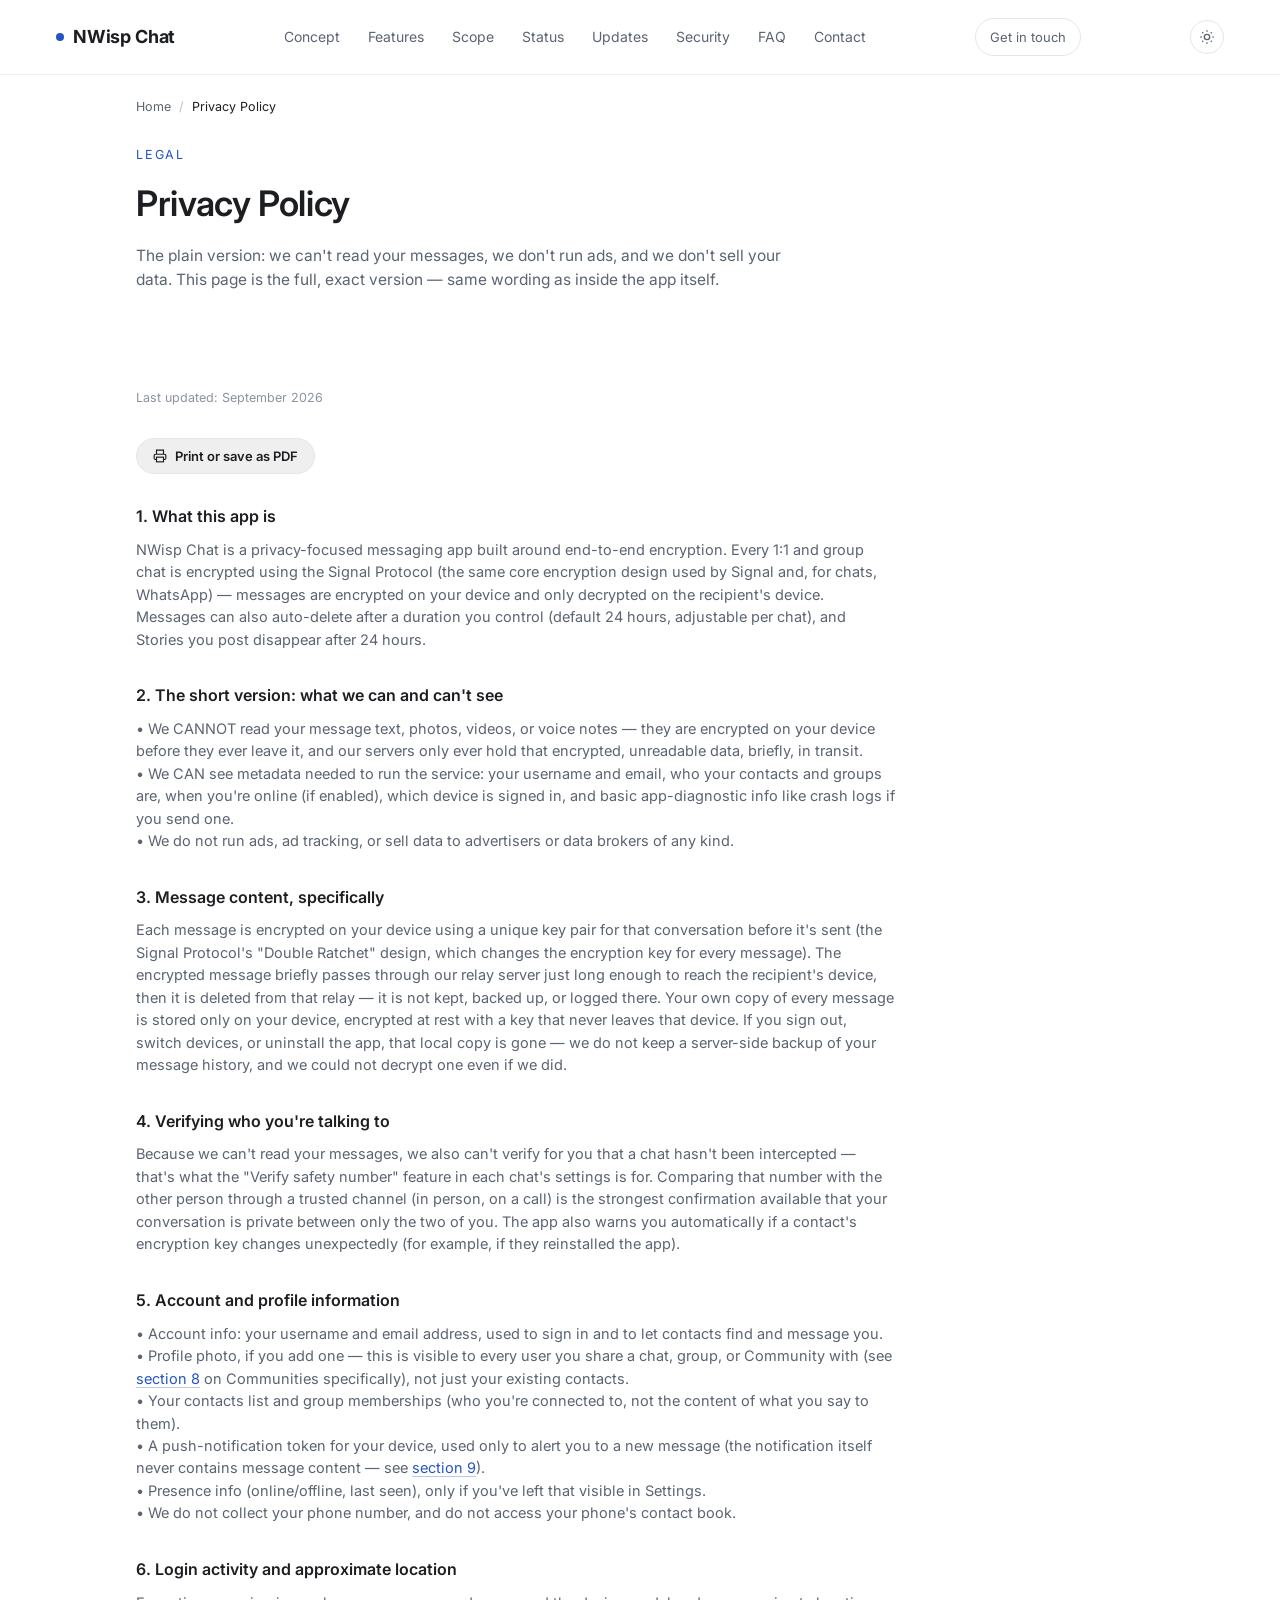
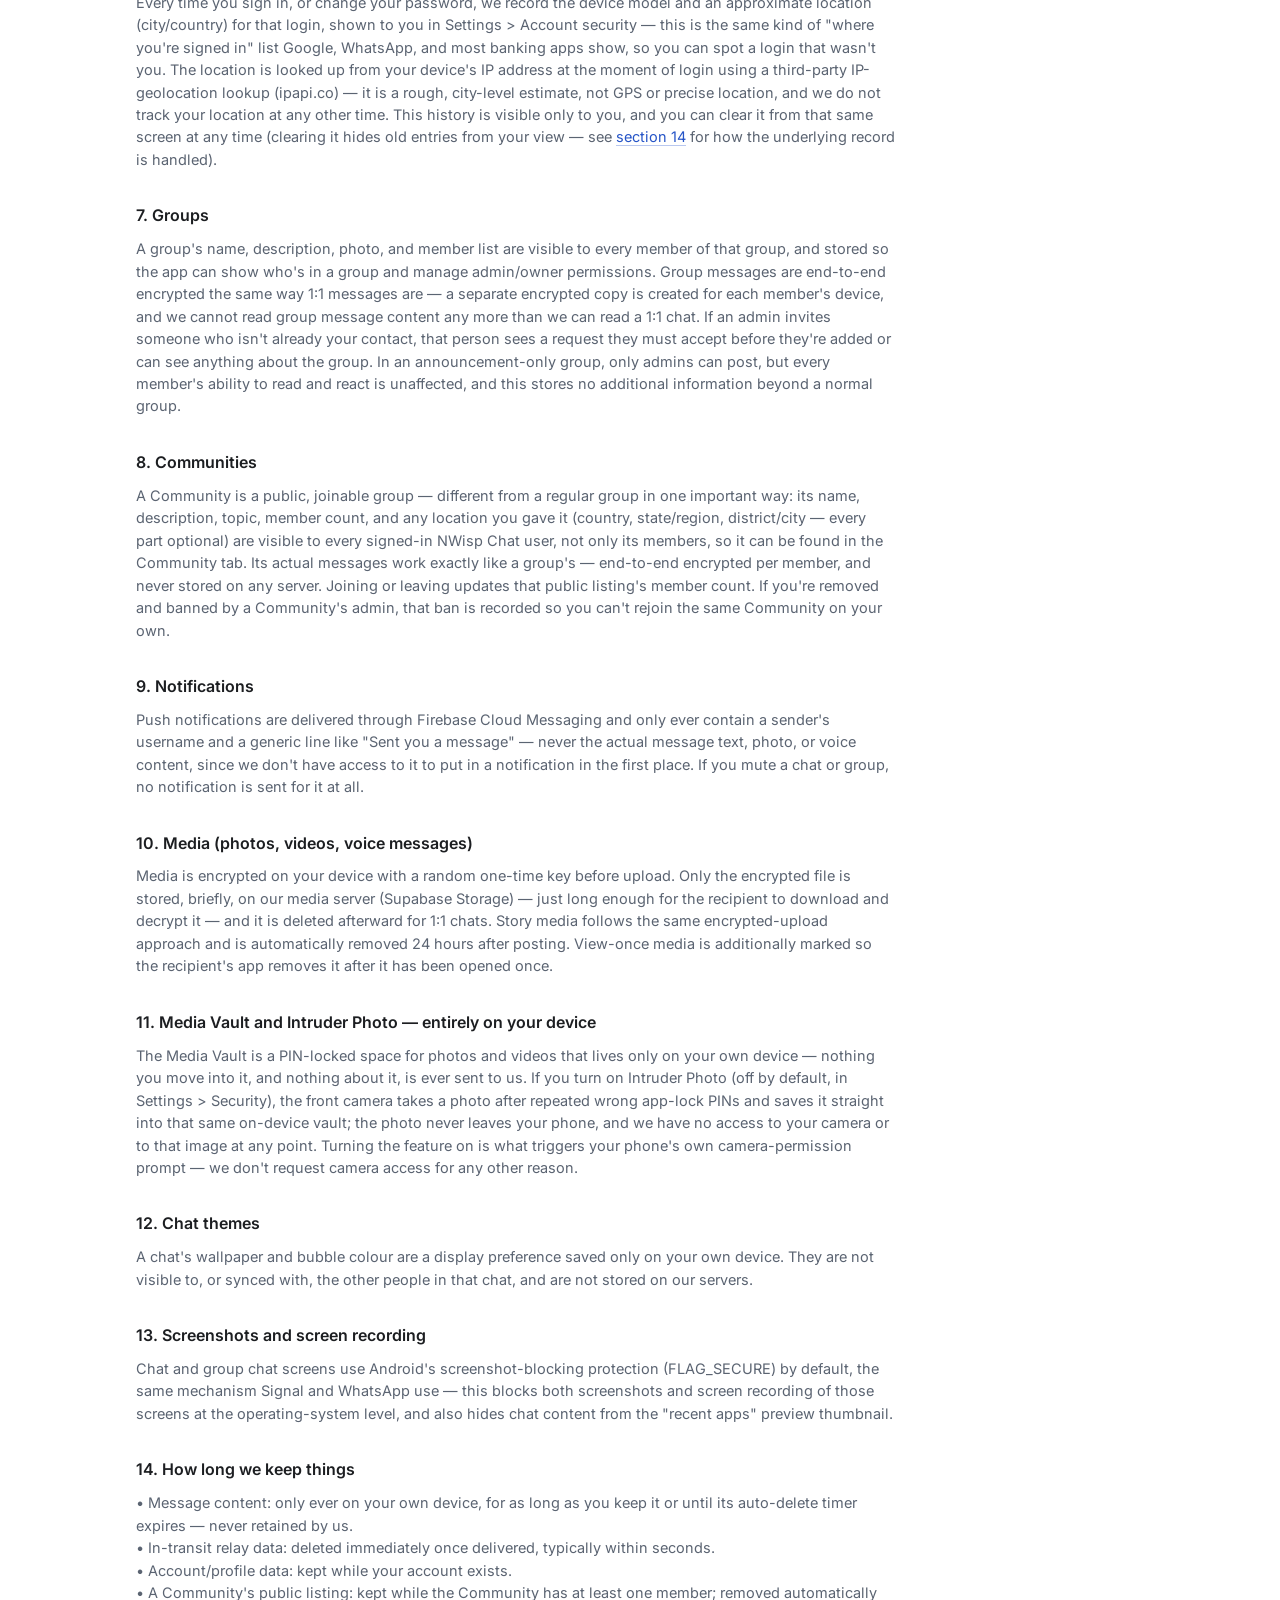
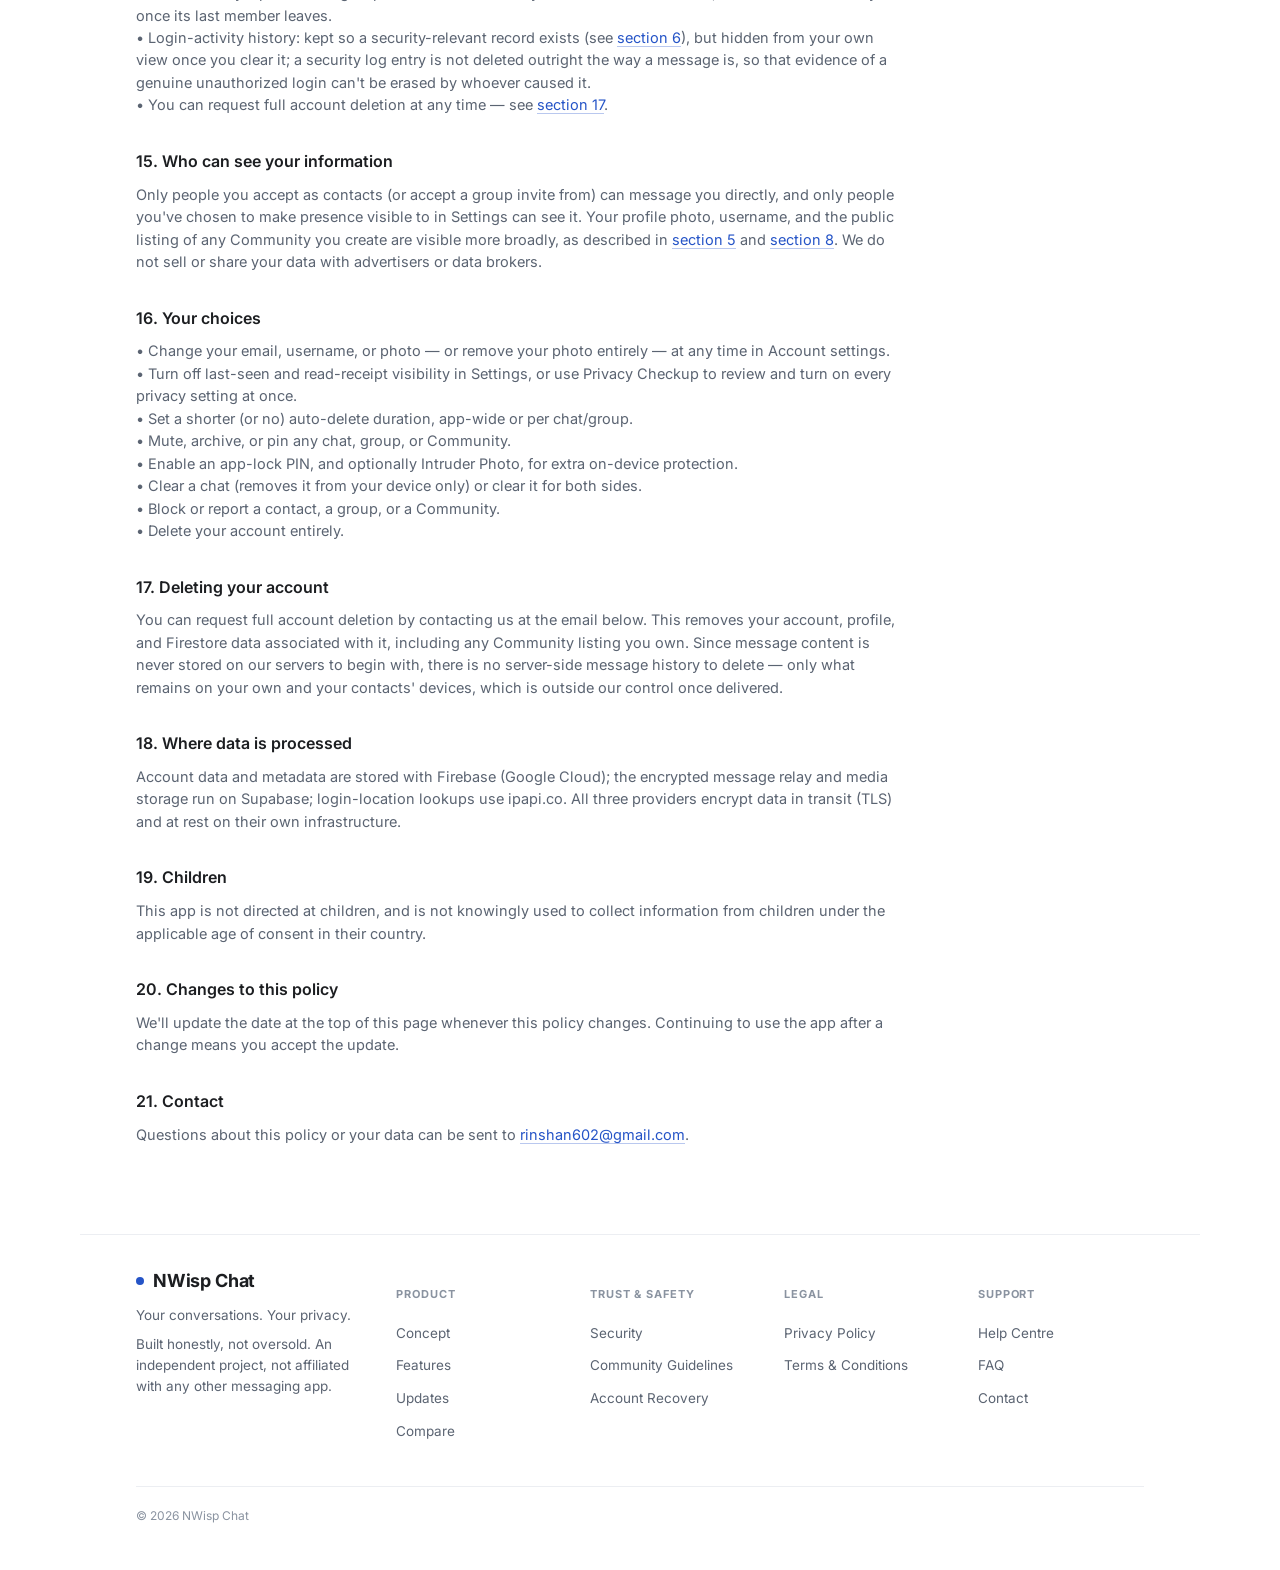
<file: privacy-policy.html>
<!DOCTYPE html>
<html lang="en">
<head>
<meta charset="UTF-8">
<script>
  (function(){
    var saved = localStorage.getItem('nwisp-theme');
    var dark = saved ? saved === 'dark' : window.matchMedia('(prefers-color-scheme: dark)').matches;
    if (dark) document.documentElement.setAttribute('data-theme', 'dark');
  })();
</script>
<meta name="viewport" content="width=device-width, initial-scale=1.0">
<title>Privacy Policy — NWisp Chat</title>
<meta name="description" content="What NWisp Chat can and can't see, and how your data is handled.">
<meta property="og:title" content="Privacy Policy — NWisp Chat">
<meta property="og:image" content="og-image.png">
<link rel="icon" href="favicon.svg" type="image/svg+xml">
<link rel="icon" href="favicon.ico" sizes="any">
<link rel="apple-touch-icon" href="apple-touch-icon.png">
<link rel="preconnect" href="https://fonts.googleapis.com">
<link href="https://fonts.googleapis.com/css2?family=Inter:wght@400;500;600;700&display=swap" rel="stylesheet">
<link rel="stylesheet" href="assets/styles.css">
</head>
<body>
<div class="grain"></div>

<nav class="nav">
  <a href="index.html" class="nav-brand">
    <span class="brand-mark"></span>
    NWisp Chat
  </a>
  <button class="nav-toggle" aria-label="Toggle menu" aria-expanded="false" id="navToggle">
    <span></span><span></span><span></span>
  </button>
  <div class="nav-links" id="navLinks">
    <a href="index.html#concept">Concept</a>
    <a href="index.html#features">Features</a>
    <a href="index.html#scope">Scope</a>
    <a href="index.html#status">Status</a>
    <a href="updates.html">Updates</a>
    <a href="security.html">Security</a>
    <a href="index.html#faq">FAQ</a>
    <a href="index.html#contact">Contact</a>
  </div>
  <a href="index.html#contact" class="nav-cta">Get in touch</a>
  <button class="theme-toggle" id="themeToggle" aria-label="Toggle dark mode" type="button">
    <svg class="icon-sun" viewBox="0 0 24 24" fill="none" stroke="currentColor" stroke-width="2"><circle cx="12" cy="12" r="4"/><path d="M12 2v2M12 20v2M4.9 4.9l1.4 1.4M17.7 17.7l1.4 1.4M2 12h2M20 12h2M4.9 19.1l1.4-1.4M17.7 6.3l1.4-1.4"/></svg>
    <svg class="icon-moon" viewBox="0 0 24 24" fill="none" stroke="currentColor" stroke-width="2"><path d="M21 12.8A9 9 0 1 1 11.2 3 7 7 0 0 0 21 12.8Z"/></svg>
  </button>
</nav>

<div class="breadcrumb-bar">
  <div class="breadcrumb">
    <a href="index.html">Home</a>
    <span class="crumb-sep">/</span>
    <span class="crumb-current">Privacy Policy</span>
  </div>
</div>

<div class="page-header">
  <p class="section-eyebrow">Legal</p>
  <h1 class="section-title">Privacy Policy</h1>
  <p class="page-header-copy">
    The plain version: we can't read your messages, we don't run ads, and we don't
    sell your data. This page is the full, exact version — same wording as inside
    the app itself.
  </p>
</div>

<section>
  <p class="legal-updated">Last updated: September 2026</p>
  <button class="btn btn-ghost btn-sm print-hide" onclick="window.print()" style="margin-bottom: 30px;">
    <svg viewBox="0 0 24 24" fill="none" stroke="currentColor" stroke-width="2" width="14" height="14"><path d="M6 9V2h12v7M6 18H4a2 2 0 0 1-2-2v-5a2 2 0 0 1 2-2h16a2 2 0 0 1 2 2v5a2 2 0 0 1-2 2h-2"/><rect x="6" y="14" width="12" height="8"/></svg>
    Print or save as PDF
  </button>

  <div class="legal-doc">

    <div class="legal-section" id="s1">
      <h2>1. What this app is</h2>
      <p>NWisp Chat is a privacy-focused messaging app built around end-to-end encryption. Every 1:1 and group chat is encrypted using the Signal Protocol (the same core encryption design used by Signal and, for chats, WhatsApp) — messages are encrypted on your device and only decrypted on the recipient's device. Messages can also auto-delete after a duration you control (default 24 hours, adjustable per chat), and Stories you post disappear after 24 hours.</p>
    </div>

    <div class="legal-section" id="s2">
      <h2>2. The short version: what we can and can't see</h2>
      <p>• We CANNOT read your message text, photos, videos, or voice notes — they are encrypted on your device before they ever leave it, and our servers only ever hold that encrypted, unreadable data, briefly, in transit.
• We CAN see metadata needed to run the service: your username and email, who your contacts and groups are, when you're online (if enabled), which device is signed in, and basic app-diagnostic info like crash logs if you send one.
• We do not run ads, ad tracking, or sell data to advertisers or data brokers of any kind.</p>
    </div>

    <div class="legal-section" id="s3">
      <h2>3. Message content, specifically</h2>
      <p>Each message is encrypted on your device using a unique key pair for that conversation before it's sent (the Signal Protocol's "Double Ratchet" design, which changes the encryption key for every message). The encrypted message briefly passes through our relay server just long enough to reach the recipient's device, then it is deleted from that relay — it is not kept, backed up, or logged there. Your own copy of every message is stored only on your device, encrypted at rest with a key that never leaves that device. If you sign out, switch devices, or uninstall the app, that local copy is gone — we do not keep a server-side backup of your message history, and we could not decrypt one even if we did.</p>
    </div>

    <div class="legal-section" id="s4">
      <h2>4. Verifying who you're talking to</h2>
      <p>Because we can't read your messages, we also can't verify for you that a chat hasn't been intercepted — that's what the "Verify safety number" feature in each chat's settings is for. Comparing that number with the other person through a trusted channel (in person, on a call) is the strongest confirmation available that your conversation is private between only the two of you. The app also warns you automatically if a contact's encryption key changes unexpectedly (for example, if they reinstalled the app).</p>
    </div>

    <div class="legal-section" id="s5">
      <h2>5. Account and profile information</h2>
      <p>• Account info: your username and email address, used to sign in and to let contacts find and message you.
• Profile photo, if you add one — this is visible to every user you share a chat, group, or Community with (see <a href="#s8">section 8</a> on Communities specifically), not just your existing contacts.
• Your contacts list and group memberships (who you're connected to, not the content of what you say to them).
• A push-notification token for your device, used only to alert you to a new message (the notification itself never contains message content — see <a href="#s9">section 9</a>).
• Presence info (online/offline, last seen), only if you've left that visible in Settings.
• We do not collect your phone number, and do not access your phone's contact book.</p>
    </div>

    <div class="legal-section" id="s6">
      <h2>6. Login activity and approximate location</h2>
      <p>Every time you sign in, or change your password, we record the device model and an approximate location (city/country) for that login, shown to you in Settings &gt; Account security — this is the same kind of "where you're signed in" list Google, WhatsApp, and most banking apps show, so you can spot a login that wasn't you. The location is looked up from your device's IP address at the moment of login using a third-party IP-geolocation lookup (ipapi.co) — it is a rough, city-level estimate, not GPS or precise location, and we do not track your location at any other time. This history is visible only to you, and you can clear it from that same screen at any time (clearing it hides old entries from your view — see <a href="#s14">section 14</a> for how the underlying record is handled).</p>
    </div>

    <div class="legal-section" id="s7">
      <h2>7. Groups</h2>
      <p>A group's name, description, photo, and member list are visible to every member of that group, and stored so the app can show who's in a group and manage admin/owner permissions. Group messages are end-to-end encrypted the same way 1:1 messages are — a separate encrypted copy is created for each member's device, and we cannot read group message content any more than we can read a 1:1 chat. If an admin invites someone who isn't already your contact, that person sees a request they must accept before they're added or can see anything about the group. In an announcement-only group, only admins can post, but every member's ability to read and react is unaffected, and this stores no additional information beyond a normal group.</p>
    </div>

    <div class="legal-section" id="s8">
      <h2>8. Communities</h2>
      <p>A Community is a public, joinable group — different from a regular group in one important way: its name, description, topic, member count, and any location you gave it (country, state/region, district/city — every part optional) are visible to every signed-in NWisp Chat user, not only its members, so it can be found in the Community tab. Its actual messages work exactly like a group's — end-to-end encrypted per member, and never stored on any server. Joining or leaving updates that public listing's member count. If you're removed and banned by a Community's admin, that ban is recorded so you can't rejoin the same Community on your own.</p>
    </div>

    <div class="legal-section" id="s9">
      <h2>9. Notifications</h2>
      <p>Push notifications are delivered through Firebase Cloud Messaging and only ever contain a sender's username and a generic line like "Sent you a message" — never the actual message text, photo, or voice content, since we don't have access to it to put in a notification in the first place. If you mute a chat or group, no notification is sent for it at all.</p>
    </div>

    <div class="legal-section" id="s10">
      <h2>10. Media (photos, videos, voice messages)</h2>
      <p>Media is encrypted on your device with a random one-time key before upload. Only the encrypted file is stored, briefly, on our media server (Supabase Storage) — just long enough for the recipient to download and decrypt it — and it is deleted afterward for 1:1 chats. Story media follows the same encrypted-upload approach and is automatically removed 24 hours after posting. View-once media is additionally marked so the recipient's app removes it after it has been opened once.</p>
    </div>

    <div class="legal-section" id="s11">
      <h2>11. Media Vault and Intruder Photo — entirely on your device</h2>
      <p>The Media Vault is a PIN-locked space for photos and videos that lives only on your own device — nothing you move into it, and nothing about it, is ever sent to us. If you turn on Intruder Photo (off by default, in Settings &gt; Security), the front camera takes a photo after repeated wrong app-lock PINs and saves it straight into that same on-device vault; the photo never leaves your phone, and we have no access to your camera or to that image at any point. Turning the feature on is what triggers your phone's own camera-permission prompt — we don't request camera access for any other reason.</p>
    </div>

    <div class="legal-section" id="s12">
      <h2>12. Chat themes</h2>
      <p>A chat's wallpaper and bubble colour are a display preference saved only on your own device. They are not visible to, or synced with, the other people in that chat, and are not stored on our servers.</p>
    </div>

    <div class="legal-section" id="s13">
      <h2>13. Screenshots and screen recording</h2>
      <p>Chat and group chat screens use Android's screenshot-blocking protection (FLAG_SECURE) by default, the same mechanism Signal and WhatsApp use — this blocks both screenshots and screen recording of those screens at the operating-system level, and also hides chat content from the "recent apps" preview thumbnail.</p>
    </div>

    <div class="legal-section" id="s14">
      <h2>14. How long we keep things</h2>
      <p>• Message content: only ever on your own device, for as long as you keep it or until its auto-delete timer expires — never retained by us.
• In-transit relay data: deleted immediately once delivered, typically within seconds.
• Account/profile data: kept while your account exists.
• A Community's public listing: kept while the Community has at least one member; removed automatically once its last member leaves.
• Login-activity history: kept so a security-relevant record exists (see <a href="#s6">section 6</a>), but hidden from your own view once you clear it; a security log entry is not deleted outright the way a message is, so that evidence of a genuine unauthorized login can't be erased by whoever caused it.
• You can request full account deletion at any time — see <a href="#s17">section 17</a>.</p>
    </div>

    <div class="legal-section" id="s15">
      <h2>15. Who can see your information</h2>
      <p>Only people you accept as contacts (or accept a group invite from) can message you directly, and only people you've chosen to make presence visible to in Settings can see it. Your profile photo, username, and the public listing of any Community you create are visible more broadly, as described in <a href="#s5">section 5</a> and <a href="#s8">section 8</a>. We do not sell or share your data with advertisers or data brokers.</p>
    </div>

    <div class="legal-section" id="s16">
      <h2>16. Your choices</h2>
      <p>• Change your email, username, or photo — or remove your photo entirely — at any time in Account settings.
• Turn off last-seen and read-receipt visibility in Settings, or use Privacy Checkup to review and turn on every privacy setting at once.
• Set a shorter (or no) auto-delete duration, app-wide or per chat/group.
• Mute, archive, or pin any chat, group, or Community.
• Enable an app-lock PIN, and optionally Intruder Photo, for extra on-device protection.
• Clear a chat (removes it from your device only) or clear it for both sides.
• Block or report a contact, a group, or a Community.
• Delete your account entirely.</p>
    </div>

    <div class="legal-section" id="s17">
      <h2>17. Deleting your account</h2>
      <p>You can request full account deletion by contacting us at the email below. This removes your account, profile, and Firestore data associated with it, including any Community listing you own. Since message content is never stored on our servers to begin with, there is no server-side message history to delete — only what remains on your own and your contacts' devices, which is outside our control once delivered.</p>
    </div>

    <div class="legal-section" id="s18">
      <h2>18. Where data is processed</h2>
      <p>Account data and metadata are stored with Firebase (Google Cloud); the encrypted message relay and media storage run on Supabase; login-location lookups use ipapi.co. All three providers encrypt data in transit (TLS) and at rest on their own infrastructure.</p>
    </div>

    <div class="legal-section" id="s19">
      <h2>19. Children</h2>
      <p>This app is not directed at children, and is not knowingly used to collect information from children under the applicable age of consent in their country.</p>
    </div>

    <div class="legal-section" id="s20">
      <h2>20. Changes to this policy</h2>
      <p>We'll update the date at the top of this page whenever this policy changes. Continuing to use the app after a change means you accept the update.</p>
    </div>

    <div class="legal-section" id="s21">
      <h2>21. Contact</h2>
      <p>Questions about this policy or your data can be sent to <a href="mailto:rinshan602@gmail.com">rinshan602@gmail.com</a>.</p>
    </div>

  </div>
</section>

<footer class="footer">
  <div class="footer-grid">
    <div class="footer-brand-col">
      <a href="index.html" class="nav-brand" style="margin-bottom:10px;">
        <span class="brand-mark"></span>NWisp Chat
      </a>
      <p>Your conversations. Your privacy.</p>
      <p class="footer-sub">Built honestly, not oversold. An independent project, not affiliated with any other messaging app.</p>
    </div>
    <div class="footer-col">
      <h5>Product</h5>
      <a href="index.html#concept">Concept</a>
      <a href="index.html#features">Features</a>
      <a href="updates.html">Updates</a>
      <a href="compare.html">Compare</a>
    </div>
    <div class="footer-col">
      <h5>Trust &amp; safety</h5>
      <a href="security.html">Security</a>
      <a href="community-guidelines.html">Community Guidelines</a>
      <a href="account-recovery.html">Account Recovery</a>
    </div>
    <div class="footer-col">
      <h5>Legal</h5>
      <a href="privacy-policy.html">Privacy Policy</a>
      <a href="terms.html">Terms &amp; Conditions</a>
    </div>
    <div class="footer-col">
      <h5>Support</h5>
      <a href="help-center.html">Help Centre</a>
      <a href="index.html#faq">FAQ</a>
      <a href="index.html#contact">Contact</a>
    </div>
  </div>
  <div class="footer-bottom">
    <span class="footer-sub">&copy; 2026 NWisp Chat</span>
  </div>
</footer>

<script>
  const navToggle = document.getElementById('navToggle');
  const navLinks = document.getElementById('navLinks');
  navToggle.addEventListener('click', () => {
    const open = navLinks.classList.toggle('is-open');
    navToggle.setAttribute('aria-expanded', open ? 'true' : 'false');
  });

  const themeToggle = document.getElementById('themeToggle');
  if (themeToggle) {
    themeToggle.addEventListener('click', () => {
      const isDark = document.documentElement.getAttribute('data-theme') === 'dark';
      if (isDark) {
        document.documentElement.removeAttribute('data-theme');
        localStorage.setItem('nwisp-theme', 'light');
      } else {
        document.documentElement.setAttribute('data-theme', 'dark');
        localStorage.setItem('nwisp-theme', 'dark');
      }
    });
  }
</script>
</body>
</html>
</file>
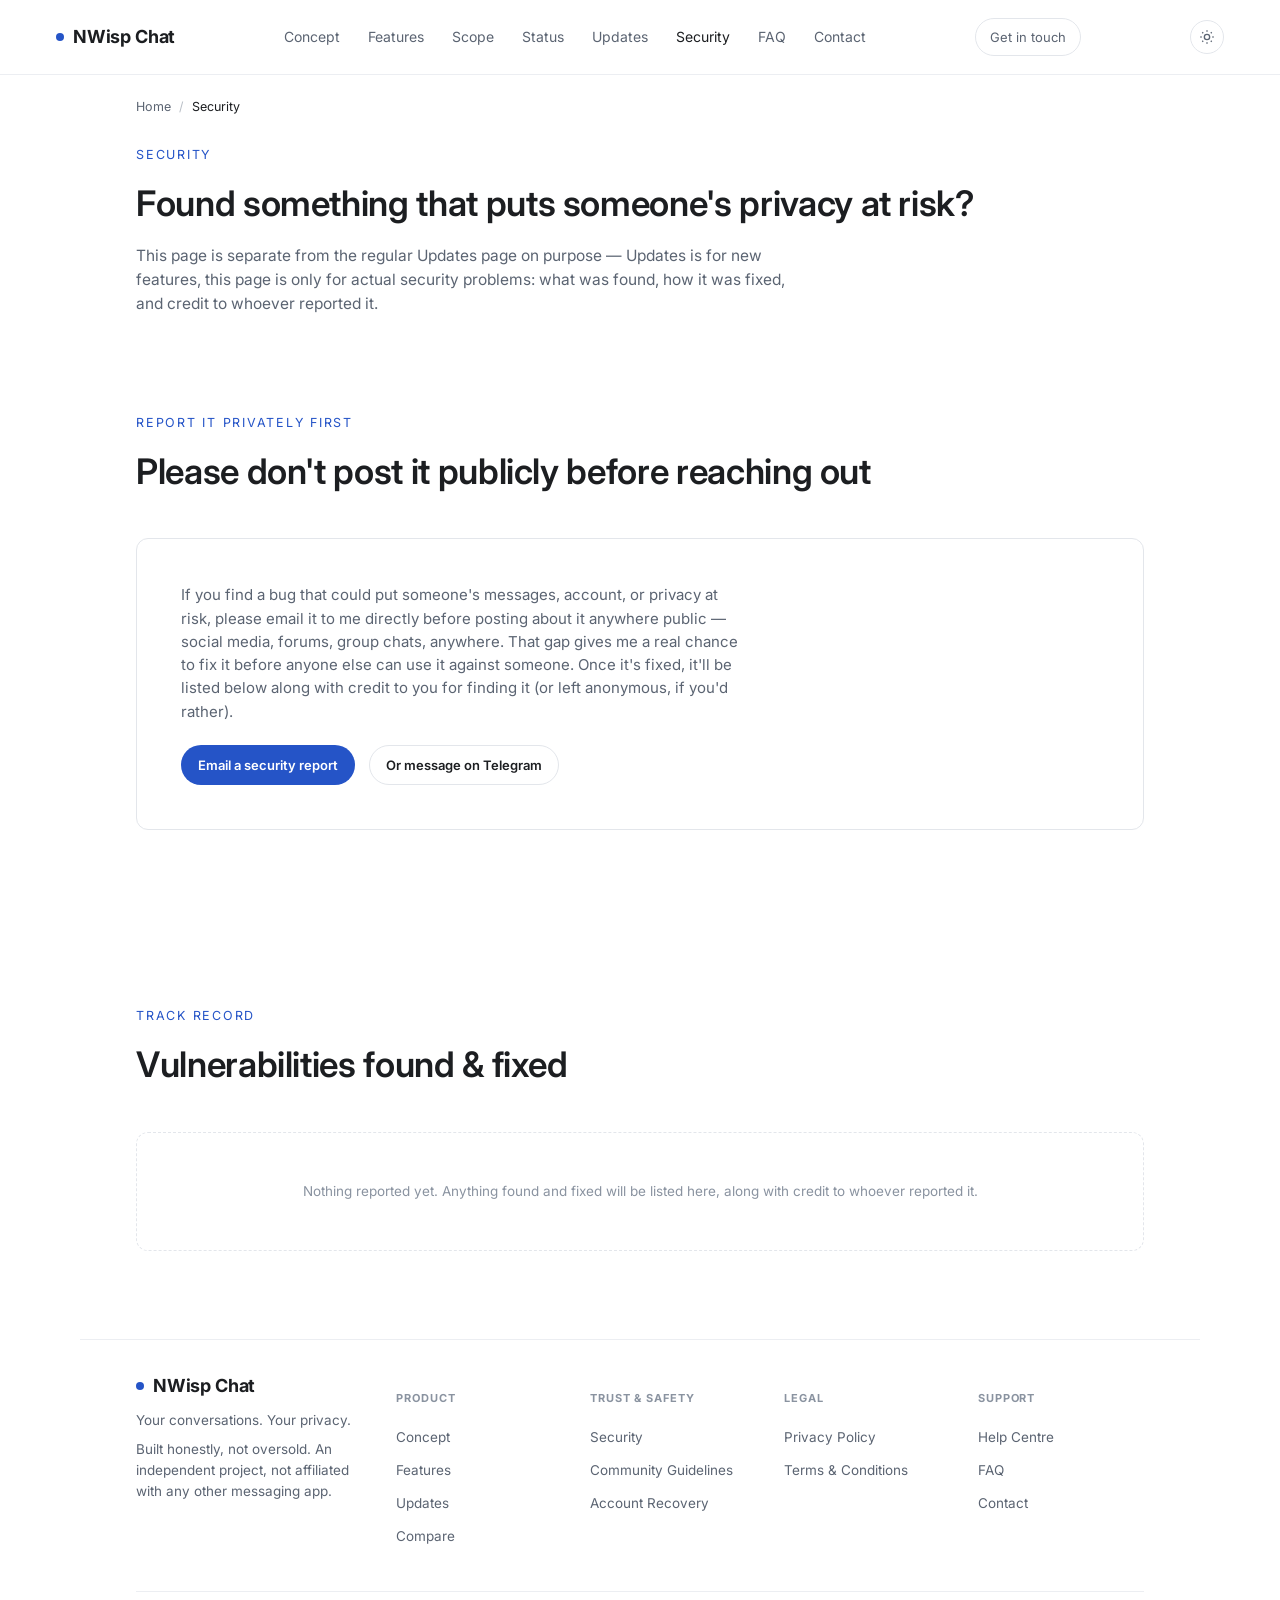
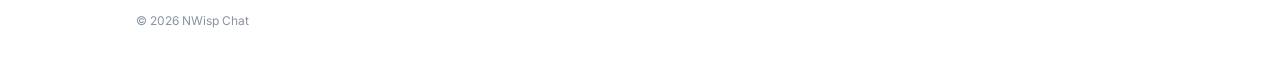
<file: security.html>
<!DOCTYPE html>
<html lang="en">
<head>
<meta charset="UTF-8">
<script>
  (function(){
    var saved = localStorage.getItem('nwisp-theme');
    var dark = saved ? saved === 'dark' : window.matchMedia('(prefers-color-scheme: dark)').matches;
    if (dark) document.documentElement.setAttribute('data-theme', 'dark');
  })();
</script>
<meta name="viewport" content="width=device-width, initial-scale=1.0">
<title>Security — NWisp Chat</title>
<meta name="description" content="How to report a security issue in NWisp Chat, and a record of vulnerabilities found and fixed.">
<meta property="og:title" content="Security — NWisp Chat">
<meta property="og:image" content="og-image.png">
<link rel="icon" href="favicon.svg" type="image/svg+xml">
<link rel="icon" href="favicon.ico" sizes="any">
<link rel="apple-touch-icon" href="apple-touch-icon.png">
<link rel="preconnect" href="https://fonts.googleapis.com">
<link href="https://fonts.googleapis.com/css2?family=Inter:wght@400;500;600;700&display=swap" rel="stylesheet">
<link rel="stylesheet" href="assets/styles.css">
</head>
<body>
<div class="grain"></div>

<nav class="nav">
  <a href="index.html" class="nav-brand">
    <span class="brand-mark"></span>
    NWisp Chat
  </a>
  <button class="nav-toggle" aria-label="Toggle menu" aria-expanded="false" id="navToggle">
    <span></span><span></span><span></span>
  </button>
  <div class="nav-links" id="navLinks">
    <a href="index.html#concept">Concept</a>
    <a href="index.html#features">Features</a>
    <a href="index.html#scope">Scope</a>
    <a href="index.html#status">Status</a>
    <a href="updates.html">Updates</a>
    <a href="security.html" class="is-active">Security</a>
    <a href="index.html#faq">FAQ</a>
    <a href="index.html#contact">Contact</a>
  </div>
  <a href="index.html#contact" class="nav-cta">Get in touch</a>
  <button class="theme-toggle" id="themeToggle" aria-label="Toggle dark mode" type="button">
    <svg class="icon-sun" viewBox="0 0 24 24" fill="none" stroke="currentColor" stroke-width="2"><circle cx="12" cy="12" r="4"/><path d="M12 2v2M12 20v2M4.9 4.9l1.4 1.4M17.7 17.7l1.4 1.4M2 12h2M20 12h2M4.9 19.1l1.4-1.4M17.7 6.3l1.4-1.4"/></svg>
    <svg class="icon-moon" viewBox="0 0 24 24" fill="none" stroke="currentColor" stroke-width="2"><path d="M21 12.8A9 9 0 1 1 11.2 3 7 7 0 0 0 21 12.8Z"/></svg>
  </button>
</nav>

<div class="breadcrumb-bar">
  <div class="breadcrumb">
    <a href="index.html">Home</a>
    <span class="crumb-sep">/</span>
    <span class="crumb-current">Security</span>
  </div>
</div>

<div class="page-header">
  <p class="section-eyebrow">Security</p>
  <h1 class="section-title">Found something that puts someone's privacy at risk?</h1>
  <p class="page-header-copy">
    This page is separate from the regular Updates page on purpose — Updates is for
    new features, this page is only for actual security problems: what was found,
    how it was fixed, and credit to whoever reported it.
  </p>
</div>

<!-- ============================================================ HOW TO REPORT -->
<section id="report">
  <p class="section-eyebrow">Report it privately first</p>
  <h2 class="section-title">Please don't post it publicly before reaching out</h2>

  <div class="contact-panel">
    <p class="contact-copy" style="margin-bottom:0;">
      If you find a bug that could put someone's messages, account, or privacy at
      risk, please email it to me directly before posting about it anywhere public —
      social media, forums, group chats, anywhere. That gap gives me a real chance to
      fix it before anyone else can use it against someone. Once it's fixed, it'll be
      listed below along with credit to you for finding it (or left anonymous, if
      you'd rather).
    </p>

    <div class="disclosure-panel-row">
      <a class="btn btn-primary btn-sm" href="mailto:rinshan602@gmail.com?subject=Security%20report%20-%20NWisp%20Chat">
        Email a security report
      </a>
      <a class="btn btn-ghost btn-sm" href="https://t.me/nightwalker_ofc0" target="_blank" rel="noopener">
        Or message on Telegram
      </a>
    </div>
  </div>
</section>

<!-- ============================================================ FIXED ISSUES -->
<section id="fixed">
  <p class="section-eyebrow">Track record</p>
  <h2 class="section-title">Vulnerabilities found &amp; fixed</h2>
  <div class="updates-list" id="securityList">
    <!-- rendered by script from assets/security-data.js -->
  </div>
</section>

<footer class="footer">
  <div class="footer-grid">
    <div class="footer-brand-col">
      <a href="index.html" class="nav-brand" style="margin-bottom:10px;">
        <span class="brand-mark"></span>NWisp Chat
      </a>
      <p>Your conversations. Your privacy.</p>
      <p class="footer-sub">Built honestly, not oversold. An independent project, not affiliated with any other messaging app.</p>
    </div>
    <div class="footer-col">
      <h5>Product</h5>
      <a href="index.html#concept">Concept</a>
      <a href="index.html#features">Features</a>
      <a href="updates.html">Updates</a>
      <a href="compare.html">Compare</a>
    </div>
    <div class="footer-col">
      <h5>Trust &amp; safety</h5>
      <a href="security.html">Security</a>
      <a href="community-guidelines.html">Community Guidelines</a>
      <a href="account-recovery.html">Account Recovery</a>
    </div>
    <div class="footer-col">
      <h5>Legal</h5>
      <a href="privacy-policy.html">Privacy Policy</a>
      <a href="terms.html">Terms &amp; Conditions</a>
    </div>
    <div class="footer-col">
      <h5>Support</h5>
      <a href="help-center.html">Help Centre</a>
      <a href="index.html#faq">FAQ</a>
      <a href="index.html#contact">Contact</a>
    </div>
  </div>
  <div class="footer-bottom">
    <span class="footer-sub">&copy; 2026 NWisp Chat</span>
  </div>
</footer>

<script src="assets/security-data.js"></script>
<script>
  const navToggle = document.getElementById('navToggle');
  const navLinks = document.getElementById('navLinks');
  navToggle.addEventListener('click', () => {
    const open = navLinks.classList.toggle('is-open');
    navToggle.setAttribute('aria-expanded', open ? 'true' : 'false');
  });

  const themeToggle = document.getElementById('themeToggle');
  if (themeToggle) {
    themeToggle.addEventListener('click', () => {
      const isDark = document.documentElement.getAttribute('data-theme') === 'dark';
      if (isDark) {
        document.documentElement.removeAttribute('data-theme');
        localStorage.setItem('nwisp-theme', 'light');
      } else {
        document.documentElement.setAttribute('data-theme', 'dark');
        localStorage.setItem('nwisp-theme', 'dark');
      }
    });
  }

  (function renderSecurityList(){
    const list = document.getElementById('securityList');
    const issues = window.NWISP_SECURITY_ISSUES || [];
    if (!issues.length) {
      list.innerHTML = '<div class="empty-state">Nothing reported yet. Anything found and fixed will be listed here, along with credit to whoever reported it.</div>';
      return;
    }
    list.innerHTML = issues.map(i => {
      const sevClass = 'tag-' + (i.severity || 'medium');
      const sevLabel = (i.severity || 'medium').charAt(0).toUpperCase() + (i.severity || 'medium').slice(1);
      const dateLine = i.dateFixed
        ? `Found ${i.dateFound} — fixed ${i.dateFixed}`
        : `Found ${i.dateFound} — fix in progress`;
      const creditLine = i.credit
        ? `Reported by <strong>${i.credit.link ? `<a href="${i.credit.link}" target="_blank" rel="noopener">${i.credit.name}</a>` : i.credit.name}</strong>`
        : 'Reported anonymously';
      return `
        <article class="update-entry-card security-entry-card">
          <div class="update-entry-top">
            <span class="tag-pill ${sevClass}">${sevLabel} severity</span>
            <span class="entry-date">${dateLine}</span>
          </div>
          <h2 class="update-entry-title">${i.title}</h2>
          <p class="update-entry-intro">${i.description}</p>
          <ul class="update-entry-points">
            <li class="update-point-changed">${i.fixSummary}</li>
          </ul>
          <div class="credit-line">${creditLine}</div>
        </article>
      `;
    }).join('');
  })();
</script>
</body>
</html>
</file>
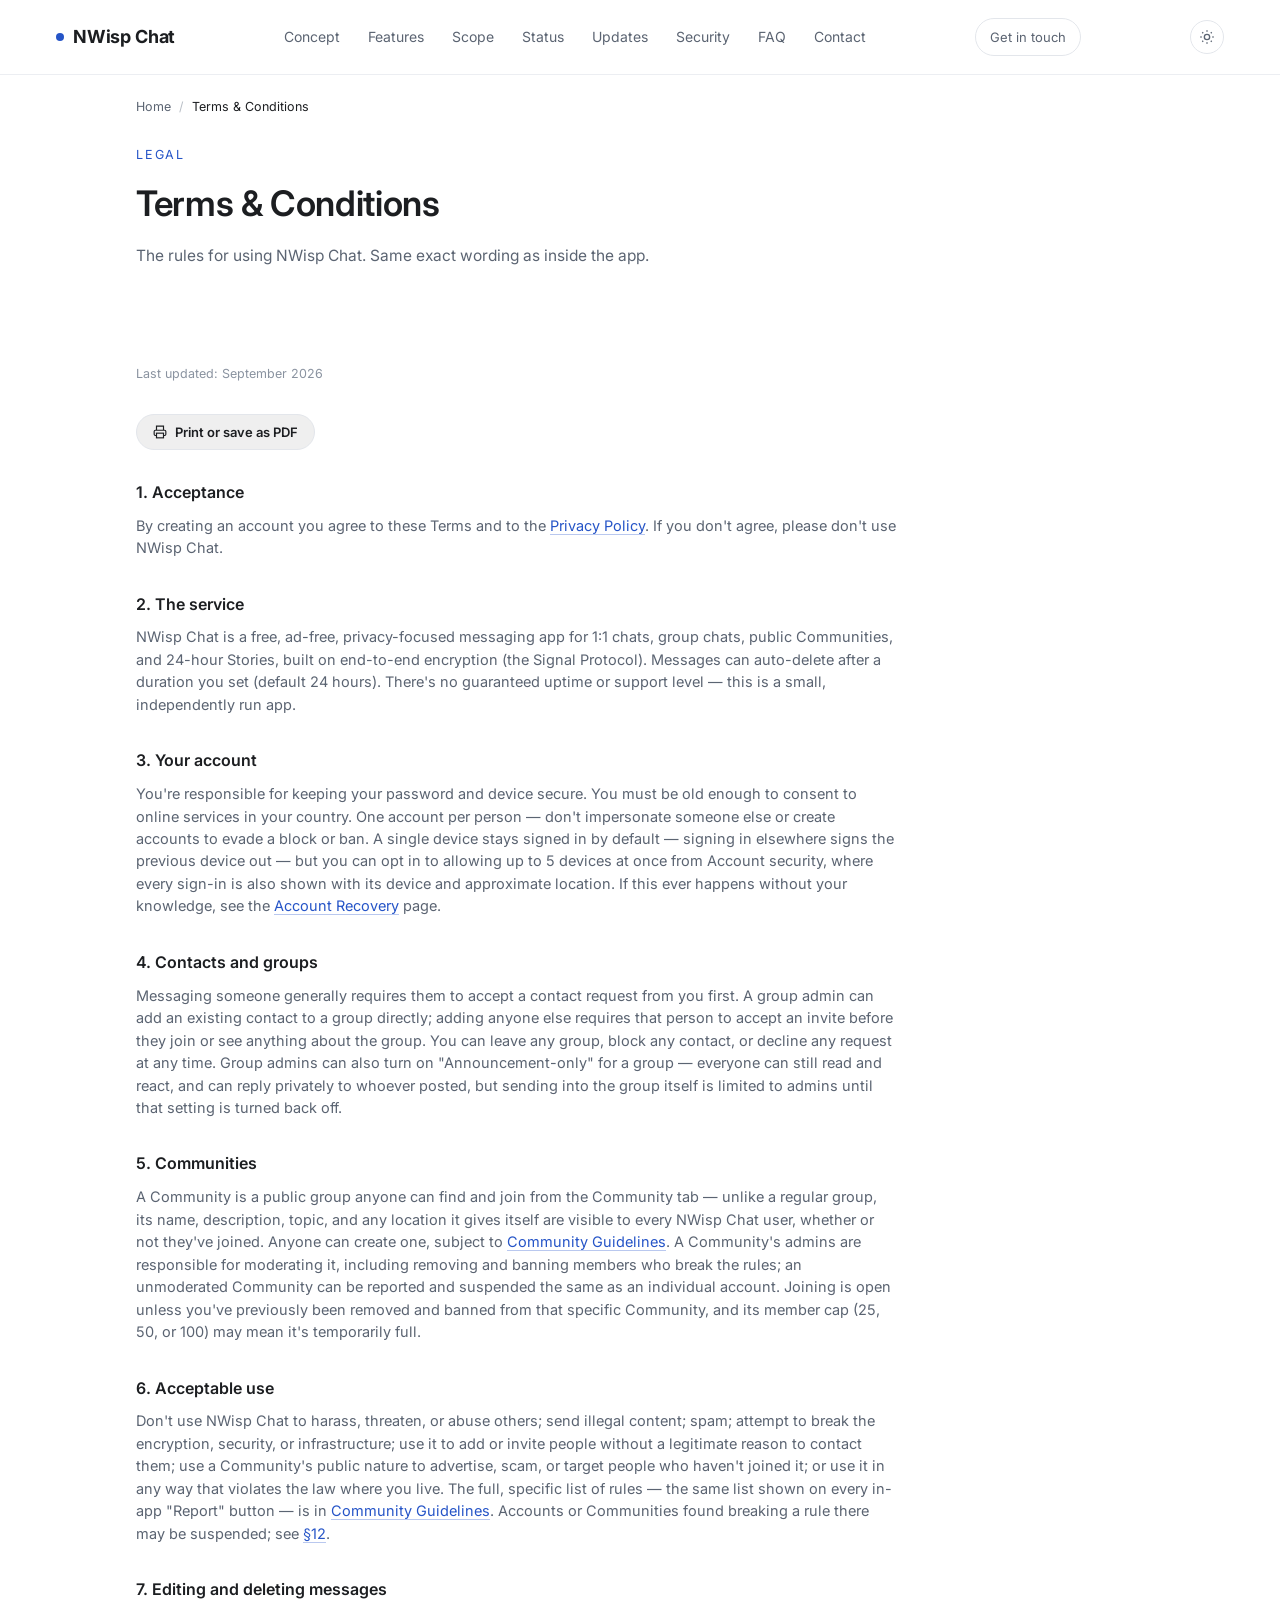
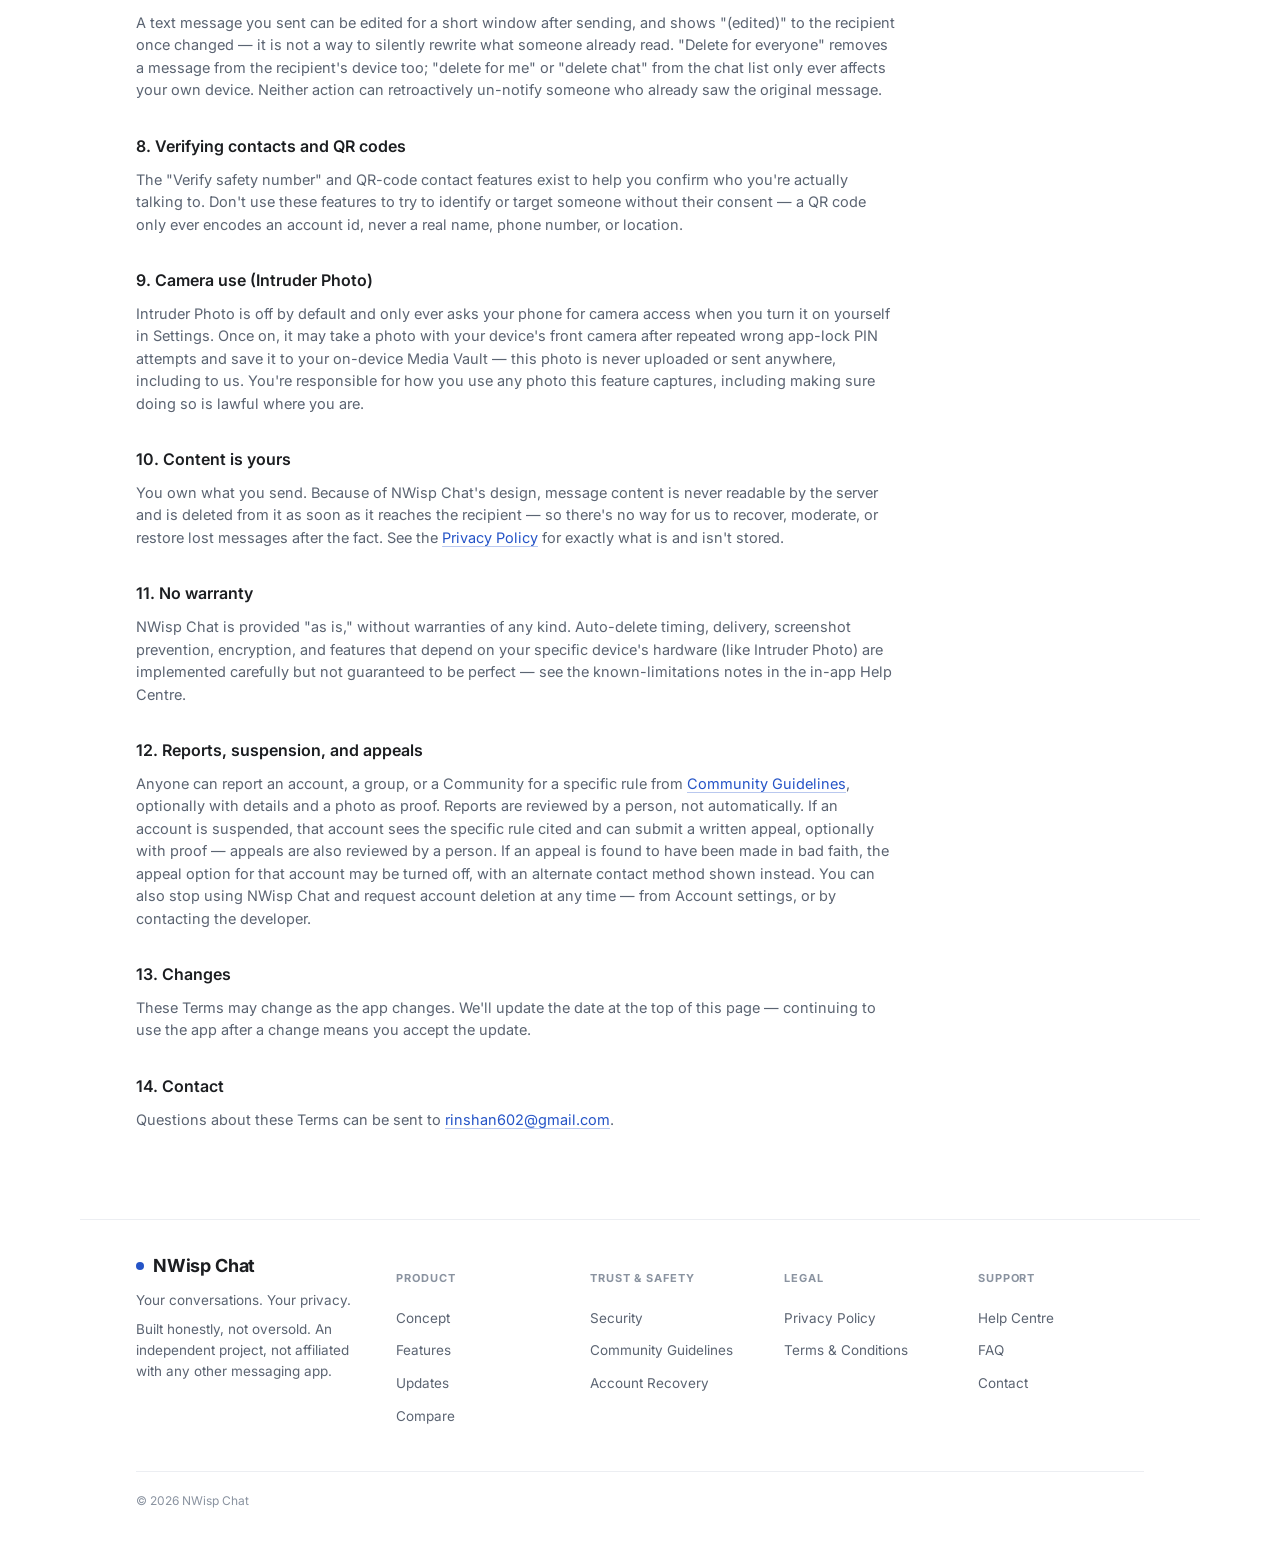
<file: terms.html>
<!DOCTYPE html>
<html lang="en">
<head>
<meta charset="UTF-8">
<script>
  (function(){
    var saved = localStorage.getItem('nwisp-theme');
    var dark = saved ? saved === 'dark' : window.matchMedia('(prefers-color-scheme: dark)').matches;
    if (dark) document.documentElement.setAttribute('data-theme', 'dark');
  })();
</script>
<meta name="viewport" content="width=device-width, initial-scale=1.0">
<title>Terms & Conditions — NWisp Chat</title>
<meta name="description" content="The terms you agree to when you use NWisp Chat.">
<meta property="og:title" content="Terms & Conditions — NWisp Chat">
<meta property="og:image" content="og-image.png">
<link rel="icon" href="favicon.svg" type="image/svg+xml">
<link rel="icon" href="favicon.ico" sizes="any">
<link rel="apple-touch-icon" href="apple-touch-icon.png">
<link rel="preconnect" href="https://fonts.googleapis.com">
<link href="https://fonts.googleapis.com/css2?family=Inter:wght@400;500;600;700&display=swap" rel="stylesheet">
<link rel="stylesheet" href="assets/styles.css">
</head>
<body>
<div class="grain"></div>

<nav class="nav">
  <a href="index.html" class="nav-brand">
    <span class="brand-mark"></span>
    NWisp Chat
  </a>
  <button class="nav-toggle" aria-label="Toggle menu" aria-expanded="false" id="navToggle">
    <span></span><span></span><span></span>
  </button>
  <div class="nav-links" id="navLinks">
    <a href="index.html#concept">Concept</a>
    <a href="index.html#features">Features</a>
    <a href="index.html#scope">Scope</a>
    <a href="index.html#status">Status</a>
    <a href="updates.html">Updates</a>
    <a href="security.html">Security</a>
    <a href="index.html#faq">FAQ</a>
    <a href="index.html#contact">Contact</a>
  </div>
  <a href="index.html#contact" class="nav-cta">Get in touch</a>
  <button class="theme-toggle" id="themeToggle" aria-label="Toggle dark mode" type="button">
    <svg class="icon-sun" viewBox="0 0 24 24" fill="none" stroke="currentColor" stroke-width="2"><circle cx="12" cy="12" r="4"/><path d="M12 2v2M12 20v2M4.9 4.9l1.4 1.4M17.7 17.7l1.4 1.4M2 12h2M20 12h2M4.9 19.1l1.4-1.4M17.7 6.3l1.4-1.4"/></svg>
    <svg class="icon-moon" viewBox="0 0 24 24" fill="none" stroke="currentColor" stroke-width="2"><path d="M21 12.8A9 9 0 1 1 11.2 3 7 7 0 0 0 21 12.8Z"/></svg>
  </button>
</nav>

<div class="breadcrumb-bar">
  <div class="breadcrumb">
    <a href="index.html">Home</a>
    <span class="crumb-sep">/</span>
    <span class="crumb-current">Terms &amp; Conditions</span>
  </div>
</div>

<div class="page-header">
  <p class="section-eyebrow">Legal</p>
  <h1 class="section-title">Terms &amp; Conditions</h1>
  <p class="page-header-copy">
    The rules for using NWisp Chat. Same exact wording as inside the app.
  </p>
</div>

<section>
  <p class="legal-updated">Last updated: September 2026</p>
  <button class="btn btn-ghost btn-sm print-hide" onclick="window.print()" style="margin-bottom: 30px;">
    <svg viewBox="0 0 24 24" fill="none" stroke="currentColor" stroke-width="2" width="14" height="14"><path d="M6 9V2h12v7M6 18H4a2 2 0 0 1-2-2v-5a2 2 0 0 1 2-2h16a2 2 0 0 1 2 2v5a2 2 0 0 1-2 2h-2"/><rect x="6" y="14" width="12" height="8"/></svg>
    Print or save as PDF
  </button>

  <div class="legal-doc">

    <div class="legal-section" id="t1">
      <h2>1. Acceptance</h2>
      <p>By creating an account you agree to these Terms and to the <a href="privacy-policy.html">Privacy Policy</a>. If you don't agree, please don't use NWisp Chat.</p>
    </div>

    <div class="legal-section" id="t2">
      <h2>2. The service</h2>
      <p>NWisp Chat is a free, ad-free, privacy-focused messaging app for 1:1 chats, group chats, public Communities, and 24-hour Stories, built on end-to-end encryption (the Signal Protocol). Messages can auto-delete after a duration you set (default 24 hours). There's no guaranteed uptime or support level — this is a small, independently run app.</p>
    </div>

    <div class="legal-section" id="t3">
      <h2>3. Your account</h2>
      <p>You're responsible for keeping your password and device secure. You must be old enough to consent to online services in your country. One account per person — don't impersonate someone else or create accounts to evade a block or ban. A single device stays signed in by default — signing in elsewhere signs the previous device out — but you can opt in to allowing up to 5 devices at once from Account security, where every sign-in is also shown with its device and approximate location. If this ever happens without your knowledge, see the <a href="account-recovery.html">Account Recovery</a> page.</p>
    </div>

    <div class="legal-section" id="t4">
      <h2>4. Contacts and groups</h2>
      <p>Messaging someone generally requires them to accept a contact request from you first. A group admin can add an existing contact to a group directly; adding anyone else requires that person to accept an invite before they join or see anything about the group. You can leave any group, block any contact, or decline any request at any time. Group admins can also turn on "Announcement-only" for a group — everyone can still read and react, and can reply privately to whoever posted, but sending into the group itself is limited to admins until that setting is turned back off.</p>
    </div>

    <div class="legal-section" id="t5">
      <h2>5. Communities</h2>
      <p>A Community is a public group anyone can find and join from the Community tab — unlike a regular group, its name, description, topic, and any location it gives itself are visible to every NWisp Chat user, whether or not they've joined. Anyone can create one, subject to <a href="community-guidelines.html">Community Guidelines</a>. A Community's admins are responsible for moderating it, including removing and banning members who break the rules; an unmoderated Community can be reported and suspended the same as an individual account. Joining is open unless you've previously been removed and banned from that specific Community, and its member cap (25, 50, or 100) may mean it's temporarily full.</p>
    </div>

    <div class="legal-section" id="t6">
      <h2>6. Acceptable use</h2>
      <p>Don't use NWisp Chat to harass, threaten, or abuse others; send illegal content; spam; attempt to break the encryption, security, or infrastructure; use it to add or invite people without a legitimate reason to contact them; use a Community's public nature to advertise, scam, or target people who haven't joined it; or use it in any way that violates the law where you live. The full, specific list of rules — the same list shown on every in-app "Report" button — is in <a href="community-guidelines.html">Community Guidelines</a>. Accounts or Communities found breaking a rule there may be suspended; see <a href="#t12">§12</a>.</p>
    </div>

    <div class="legal-section" id="t7">
      <h2>7. Editing and deleting messages</h2>
      <p>A text message you sent can be edited for a short window after sending, and shows "(edited)" to the recipient once changed — it is not a way to silently rewrite what someone already read. "Delete for everyone" removes a message from the recipient's device too; "delete for me" or "delete chat" from the chat list only ever affects your own device. Neither action can retroactively un-notify someone who already saw the original message.</p>
    </div>

    <div class="legal-section" id="t8">
      <h2>8. Verifying contacts and QR codes</h2>
      <p>The "Verify safety number" and QR-code contact features exist to help you confirm who you're actually talking to. Don't use these features to try to identify or target someone without their consent — a QR code only ever encodes an account id, never a real name, phone number, or location.</p>
    </div>

    <div class="legal-section" id="t9">
      <h2>9. Camera use (Intruder Photo)</h2>
      <p>Intruder Photo is off by default and only ever asks your phone for camera access when you turn it on yourself in Settings. Once on, it may take a photo with your device's front camera after repeated wrong app-lock PIN attempts and save it to your on-device Media Vault — this photo is never uploaded or sent anywhere, including to us. You're responsible for how you use any photo this feature captures, including making sure doing so is lawful where you are.</p>
    </div>

    <div class="legal-section" id="t10">
      <h2>10. Content is yours</h2>
      <p>You own what you send. Because of NWisp Chat's design, message content is never readable by the server and is deleted from it as soon as it reaches the recipient — so there's no way for us to recover, moderate, or restore lost messages after the fact. See the <a href="privacy-policy.html">Privacy Policy</a> for exactly what is and isn't stored.</p>
    </div>

    <div class="legal-section" id="t11">
      <h2>11. No warranty</h2>
      <p>NWisp Chat is provided "as is," without warranties of any kind. Auto-delete timing, delivery, screenshot prevention, encryption, and features that depend on your specific device's hardware (like Intruder Photo) are implemented carefully but not guaranteed to be perfect — see the known-limitations notes in the in-app Help Centre.</p>
    </div>

    <div class="legal-section" id="t12">
      <h2>12. Reports, suspension, and appeals</h2>
      <p>Anyone can report an account, a group, or a Community for a specific rule from <a href="community-guidelines.html">Community Guidelines</a>, optionally with details and a photo as proof. Reports are reviewed by a person, not automatically. If an account is suspended, that account sees the specific rule cited and can submit a written appeal, optionally with proof — appeals are also reviewed by a person. If an appeal is found to have been made in bad faith, the appeal option for that account may be turned off, with an alternate contact method shown instead. You can also stop using NWisp Chat and request account deletion at any time — from Account settings, or by contacting the developer.</p>
    </div>

    <div class="legal-section" id="t13">
      <h2>13. Changes</h2>
      <p>These Terms may change as the app changes. We'll update the date at the top of this page — continuing to use the app after a change means you accept the update.</p>
    </div>

    <div class="legal-section" id="t14">
      <h2>14. Contact</h2>
      <p>Questions about these Terms can be sent to <a href="mailto:rinshan602@gmail.com">rinshan602@gmail.com</a>.</p>
    </div>

  </div>
</section>

<footer class="footer">
  <div class="footer-grid">
    <div class="footer-brand-col">
      <a href="index.html" class="nav-brand" style="margin-bottom:10px;">
        <span class="brand-mark"></span>NWisp Chat
      </a>
      <p>Your conversations. Your privacy.</p>
      <p class="footer-sub">Built honestly, not oversold. An independent project, not affiliated with any other messaging app.</p>
    </div>
    <div class="footer-col">
      <h5>Product</h5>
      <a href="index.html#concept">Concept</a>
      <a href="index.html#features">Features</a>
      <a href="updates.html">Updates</a>
      <a href="compare.html">Compare</a>
    </div>
    <div class="footer-col">
      <h5>Trust &amp; safety</h5>
      <a href="security.html">Security</a>
      <a href="community-guidelines.html">Community Guidelines</a>
      <a href="account-recovery.html">Account Recovery</a>
    </div>
    <div class="footer-col">
      <h5>Legal</h5>
      <a href="privacy-policy.html">Privacy Policy</a>
      <a href="terms.html">Terms &amp; Conditions</a>
    </div>
    <div class="footer-col">
      <h5>Support</h5>
      <a href="help-center.html">Help Centre</a>
      <a href="index.html#faq">FAQ</a>
      <a href="index.html#contact">Contact</a>
    </div>
  </div>
  <div class="footer-bottom">
    <span class="footer-sub">&copy; 2026 NWisp Chat</span>
  </div>
</footer>

<script>
  const navToggle = document.getElementById('navToggle');
  const navLinks = document.getElementById('navLinks');
  navToggle.addEventListener('click', () => {
    const open = navLinks.classList.toggle('is-open');
    navToggle.setAttribute('aria-expanded', open ? 'true' : 'false');
  });

  const themeToggle = document.getElementById('themeToggle');
  if (themeToggle) {
    themeToggle.addEventListener('click', () => {
      const isDark = document.documentElement.getAttribute('data-theme') === 'dark';
      if (isDark) {
        document.documentElement.removeAttribute('data-theme');
        localStorage.setItem('nwisp-theme', 'light');
      } else {
        document.documentElement.setAttribute('data-theme', 'dark');
        localStorage.setItem('nwisp-theme', 'dark');
      }
    });
  }
</script>
</body>
</html>
</file>
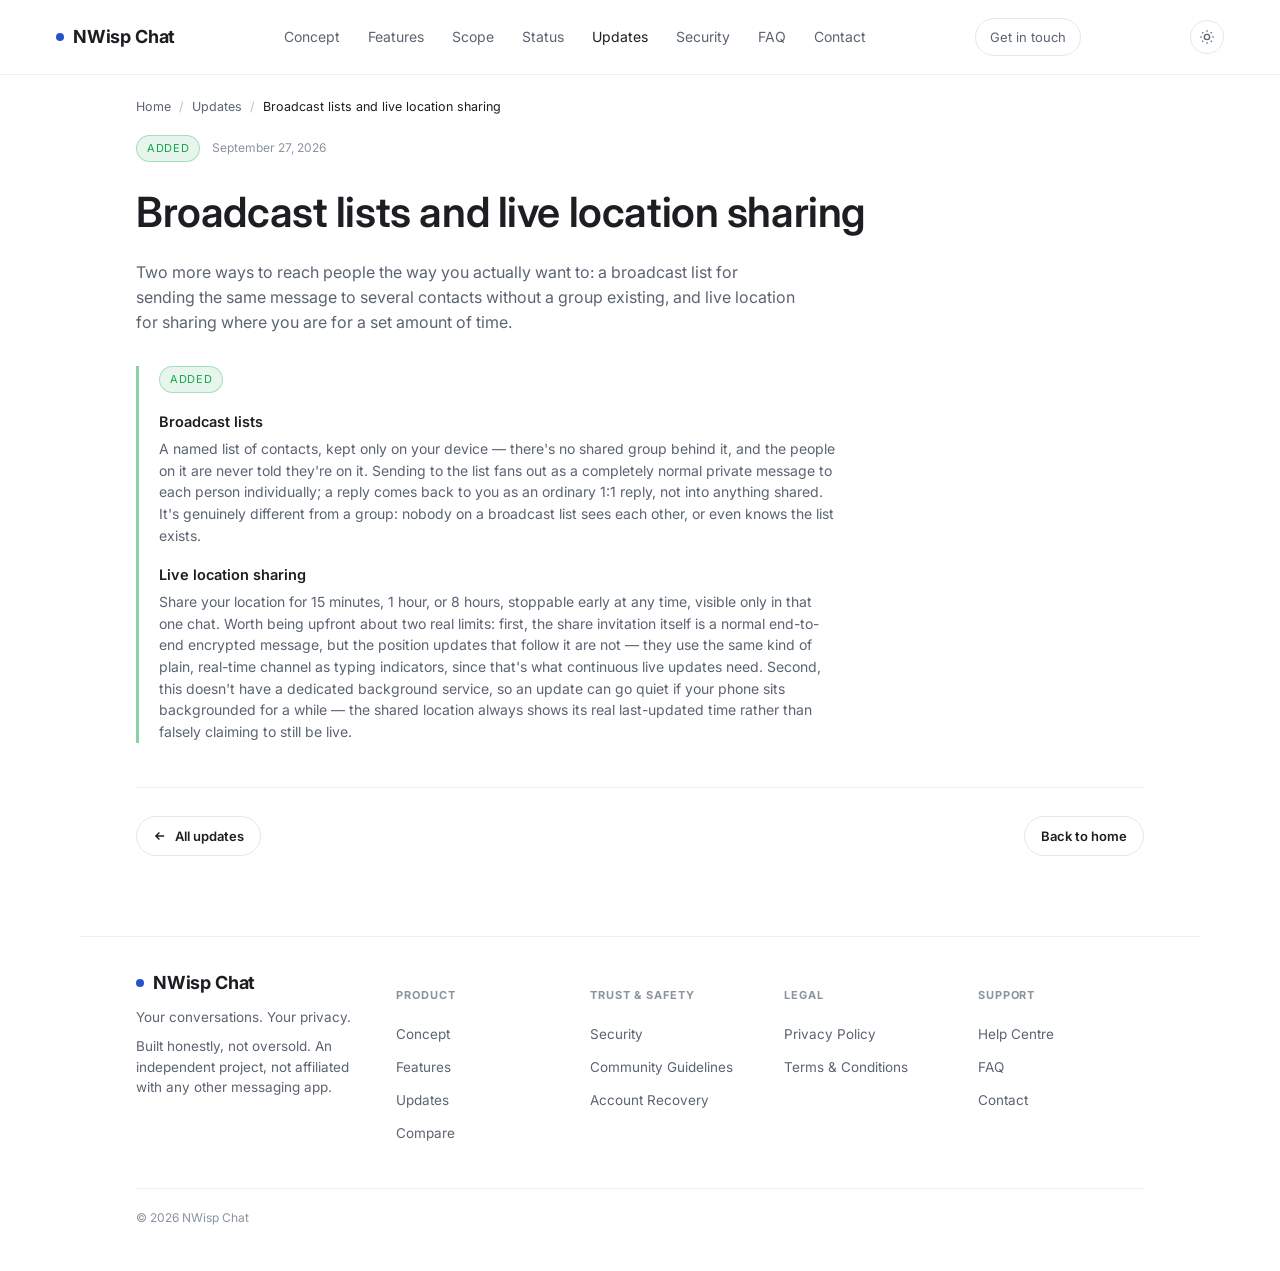
<file: update.html>
<!DOCTYPE html>
<html lang="en">
<head>
<meta charset="UTF-8">
<script>
  (function(){
    var saved = localStorage.getItem('nwisp-theme');
    var dark = saved ? saved === 'dark' : window.matchMedia('(prefers-color-scheme: dark)').matches;
    if (dark) document.documentElement.setAttribute('data-theme', 'dark');
  })();
</script>
<meta name="viewport" content="width=device-width, initial-scale=1.0">
<title id="pageTitle">Update — NWisp Chat</title>
<meta name="description" content="Full detail on a specific NWisp Chat update.">
<meta property="og:image" content="og-image.png">
<link rel="icon" href="favicon.svg" type="image/svg+xml">
<link rel="icon" href="favicon.ico" sizes="any">
<link rel="apple-touch-icon" href="apple-touch-icon.png">
<link rel="preconnect" href="https://fonts.googleapis.com">
<link href="https://fonts.googleapis.com/css2?family=Inter:wght@400;500;600;700&display=swap" rel="stylesheet">
<link rel="stylesheet" href="assets/styles.css">
</head>
<body>
<div class="grain"></div>

<nav class="nav">
  <a href="index.html" class="nav-brand">
    <span class="brand-mark"></span>
    NWisp Chat
  </a>
  <button class="nav-toggle" aria-label="Toggle menu" aria-expanded="false" id="navToggle">
    <span></span><span></span><span></span>
  </button>
  <div class="nav-links" id="navLinks">
    <a href="index.html#concept">Concept</a>
    <a href="index.html#features">Features</a>
    <a href="index.html#scope">Scope</a>
    <a href="index.html#status">Status</a>
    <a href="updates.html" class="is-active">Updates</a>
    <a href="security.html">Security</a>
    <a href="index.html#faq">FAQ</a>
    <a href="index.html#contact">Contact</a>
  </div>
  <a href="index.html#contact" class="nav-cta">Get in touch</a>
  <button class="theme-toggle" id="themeToggle" aria-label="Toggle dark mode" type="button">
    <svg class="icon-sun" viewBox="0 0 24 24" fill="none" stroke="currentColor" stroke-width="2"><circle cx="12" cy="12" r="4"/><path d="M12 2v2M12 20v2M4.9 4.9l1.4 1.4M17.7 17.7l1.4 1.4M2 12h2M20 12h2M4.9 19.1l1.4-1.4M17.7 6.3l1.4-1.4"/></svg>
    <svg class="icon-moon" viewBox="0 0 24 24" fill="none" stroke="currentColor" stroke-width="2"><path d="M21 12.8A9 9 0 1 1 11.2 3 7 7 0 0 0 21 12.8Z"/></svg>
  </button>
</nav>

<div class="breadcrumb-bar">
  <div class="breadcrumb" id="breadcrumb">
    <a href="index.html">Home</a>
    <span class="crumb-sep">/</span>
    <a href="updates.html">Updates</a>
    <span class="crumb-sep">/</span>
    <span class="crumb-current" id="crumbCurrent">…</span>
  </div>
</div>

<header class="update-detail-header">
  <div class="update-detail-top" id="detailTop"><!-- pill + date --></div>
  <h1 class="update-detail-title" id="detailTitle">Loading…</h1>
  <p class="update-detail-intro" id="detailIntro"></p>
</header>

<div class="update-detail-body" id="detailBody">
  <!-- rendered by script -->

  <div class="update-detail-footer-nav">
    <a href="updates.html" class="btn btn-ghost btn-sm">
      <svg viewBox="0 0 24 24" fill="none" stroke="currentColor" stroke-width="2.4" width="14" height="14"><path d="M19 12H5M11 18l-6-6 6-6"/></svg>
      All updates
    </a>
    <a href="index.html" class="btn btn-ghost btn-sm">Back to home</a>
  </div>
</div>

<footer class="footer">
  <div class="footer-grid">
    <div class="footer-brand-col">
      <a href="index.html" class="nav-brand" style="margin-bottom:10px;">
        <span class="brand-mark"></span>NWisp Chat
      </a>
      <p>Your conversations. Your privacy.</p>
      <p class="footer-sub">Built honestly, not oversold. An independent project, not affiliated with any other messaging app.</p>
    </div>
    <div class="footer-col">
      <h5>Product</h5>
      <a href="index.html#concept">Concept</a>
      <a href="index.html#features">Features</a>
      <a href="updates.html">Updates</a>
      <a href="compare.html">Compare</a>
    </div>
    <div class="footer-col">
      <h5>Trust &amp; safety</h5>
      <a href="security.html">Security</a>
      <a href="community-guidelines.html">Community Guidelines</a>
      <a href="account-recovery.html">Account Recovery</a>
    </div>
    <div class="footer-col">
      <h5>Legal</h5>
      <a href="privacy-policy.html">Privacy Policy</a>
      <a href="terms.html">Terms &amp; Conditions</a>
    </div>
    <div class="footer-col">
      <h5>Support</h5>
      <a href="help-center.html">Help Centre</a>
      <a href="index.html#faq">FAQ</a>
      <a href="index.html#contact">Contact</a>
    </div>
  </div>
  <div class="footer-bottom">
    <span class="footer-sub">&copy; 2026 NWisp Chat</span>
  </div>
</footer>

<script src="assets/updates-data.js"></script>
<script>
  const navToggle = document.getElementById('navToggle');
  const navLinks = document.getElementById('navLinks');
  navToggle.addEventListener('click', () => {
    const open = navLinks.classList.toggle('is-open');
    navToggle.setAttribute('aria-expanded', open ? 'true' : 'false');
  });

  const themeToggle = document.getElementById('themeToggle');
  if (themeToggle) {
    themeToggle.addEventListener('click', () => {
      const isDark = document.documentElement.getAttribute('data-theme') === 'dark';
      if (isDark) {
        document.documentElement.removeAttribute('data-theme');
        localStorage.setItem('nwisp-theme', 'light');
      } else {
        document.documentElement.setAttribute('data-theme', 'dark');
        localStorage.setItem('nwisp-theme', 'dark');
      }
    });
  }

  (function renderDetail(){
    const params = new URLSearchParams(window.location.search);
    const id = params.get('id');
    const updates = window.NWISP_UPDATES || [];
    const entry = updates.find(u => u.id === id) || updates[0];

    const body = document.getElementById('detailBody');

    if (!entry) {
      document.getElementById('detailTitle').textContent = 'Update not found';
      document.getElementById('crumbCurrent').textContent = 'Not found';
      document.getElementById('detailIntro').textContent = 'This update may have been renamed or removed.';
      return;
    }

    const pillClass = entry.tag === 'major' ? 'tag-major' : (entry.tag === 'added' ? 'tag-added' : 'tag-changed');

    document.getElementById('pageTitle').textContent = entry.title + ' — NWisp Chat';
    document.getElementById('crumbCurrent').textContent = entry.title;
    document.getElementById('detailTop').innerHTML =
      `<span class="tag-pill ${pillClass}">${entry.tagLabel}</span><span class="entry-date">${entry.date}</span>`;
    document.getElementById('detailTitle').textContent = entry.title;
    document.getElementById('detailIntro').textContent = entry.intro;

    function section(key, label, cls, icon){
      const items = (entry.detail && entry.detail[key]) || [];
      if (!items.length) return '';
      const itemsHtml = items.map(it => `
        <div class="detail-item">
          <div class="detail-item-title">${it.title}</div>
          <div class="detail-item-body">${it.body}</div>
        </div>
      `).join('');
      return `
        <div class="detail-section ${cls}">
          <div class="detail-section-heading">
            <span class="tag-pill ${cls === 'sec-added' ? 'tag-added' : cls === 'sec-removed' ? 'tag-removed' : 'tag-changed'}">${label}</span>
          </div>
          ${itemsHtml}
        </div>
      `;
    }

    const sectionsHtml =
      section('added', 'Added', 'sec-added') +
      section('changed', 'Changed', 'sec-changed') +
      section('removed', 'Removed', 'sec-removed');

    // insert sections before the footer-nav div that's already in the DOM
    const footerNav = body.querySelector('.update-detail-footer-nav');
    const wrapper = document.createElement('div');
    wrapper.innerHTML = sectionsHtml;
    body.insertBefore(wrapper, footerNav);
  })();
</script>
</body>
</html>
</file>
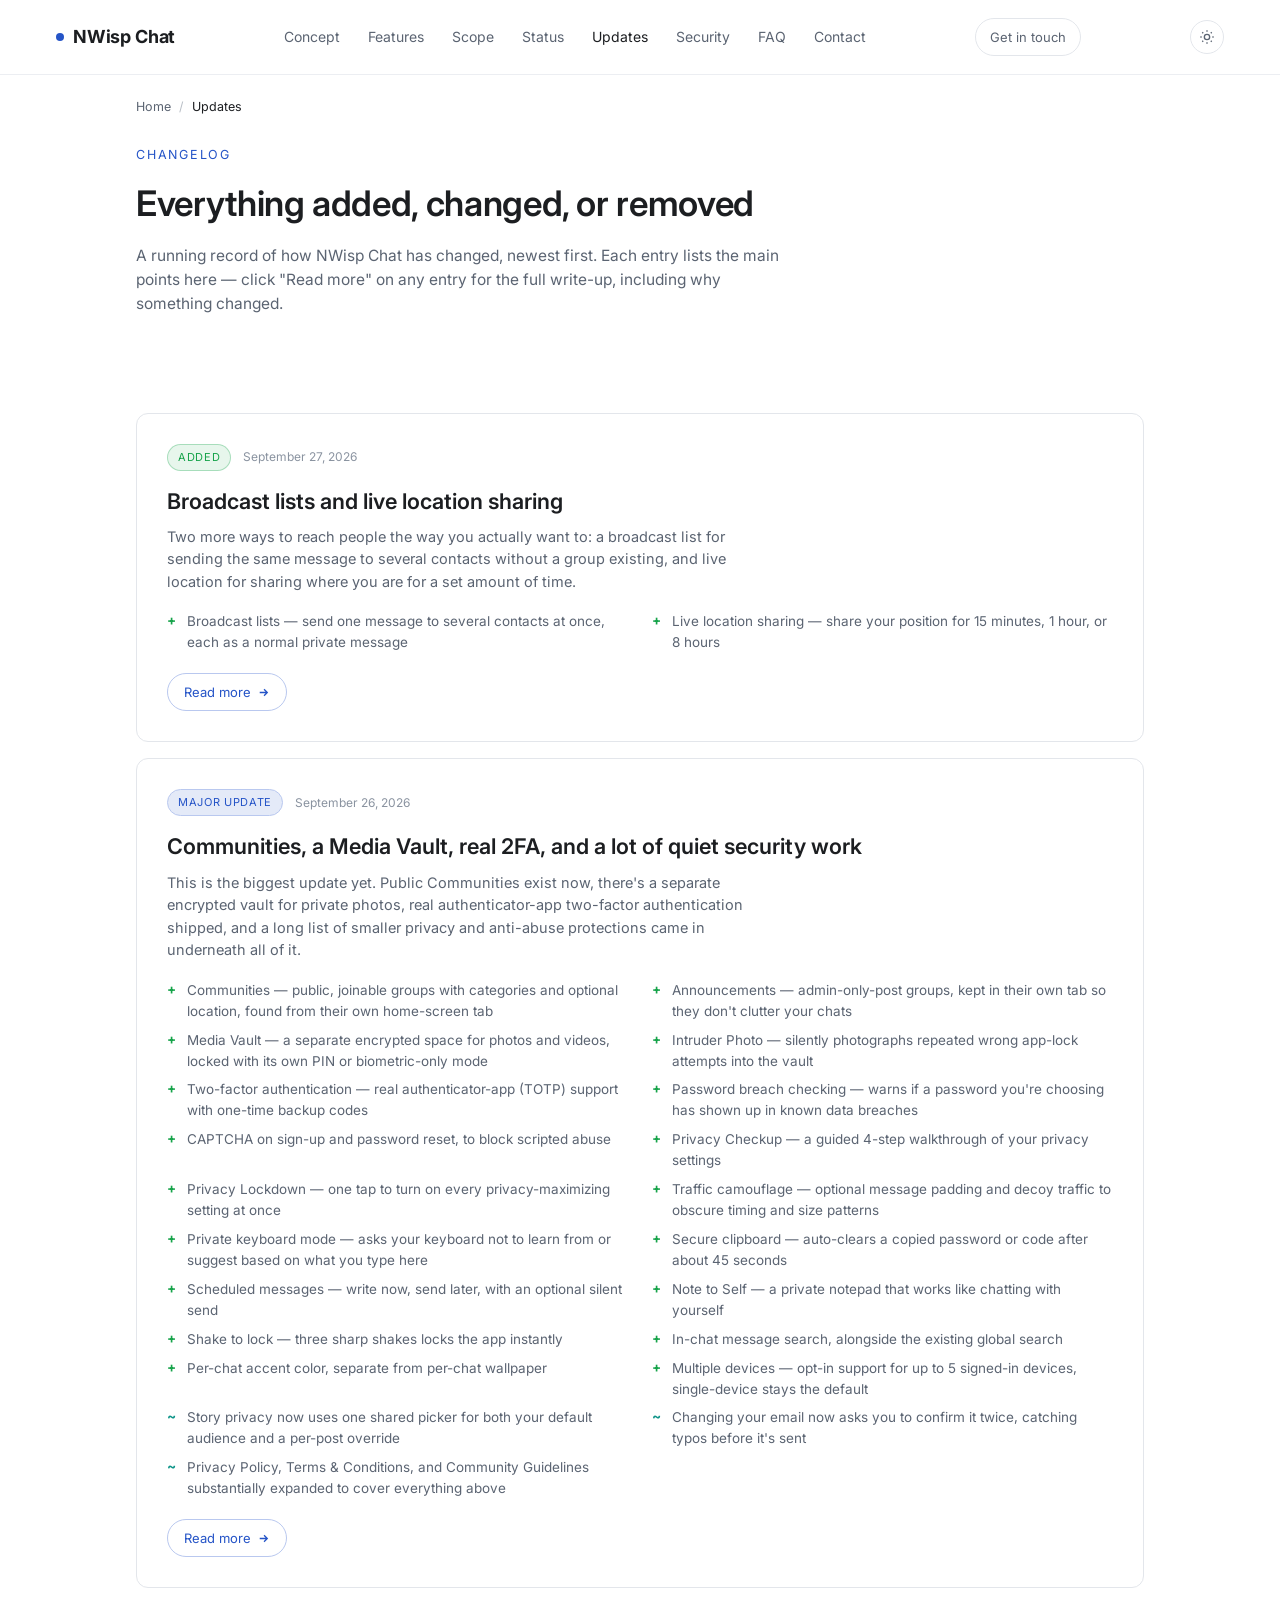
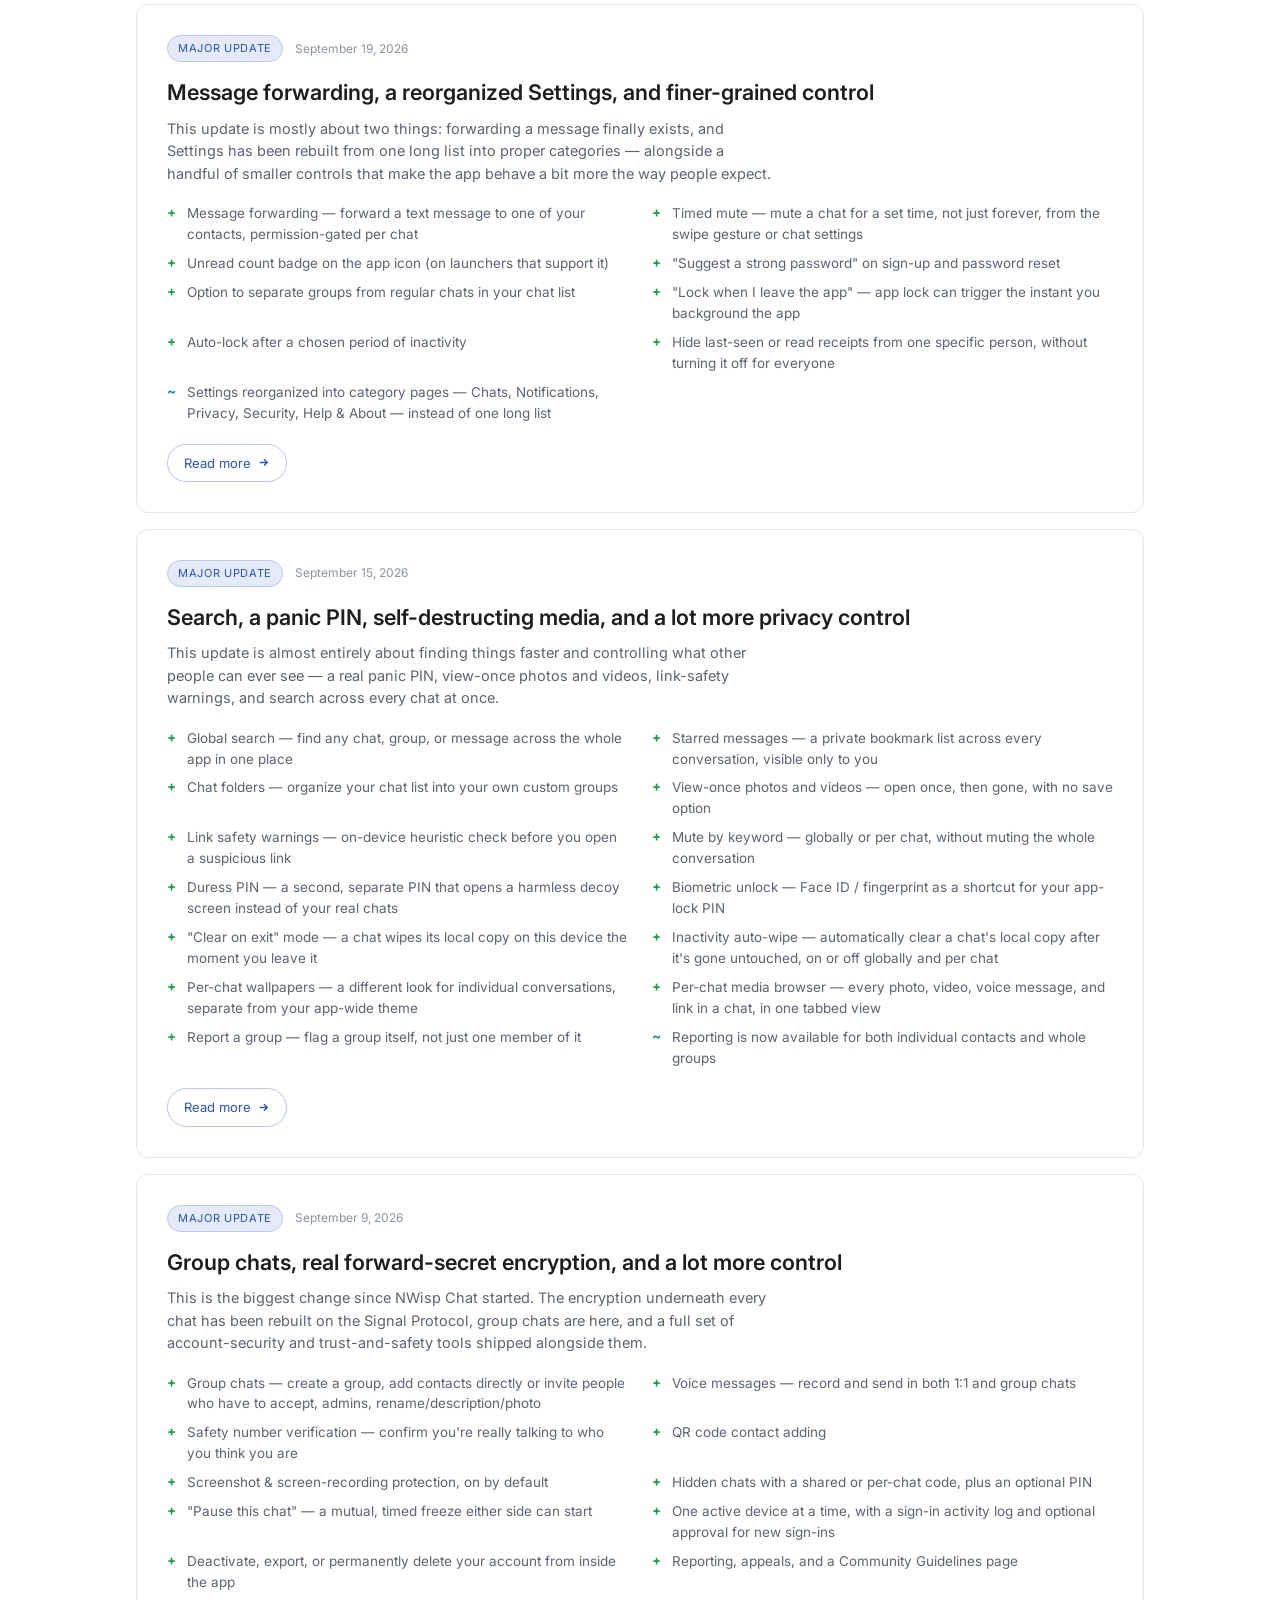
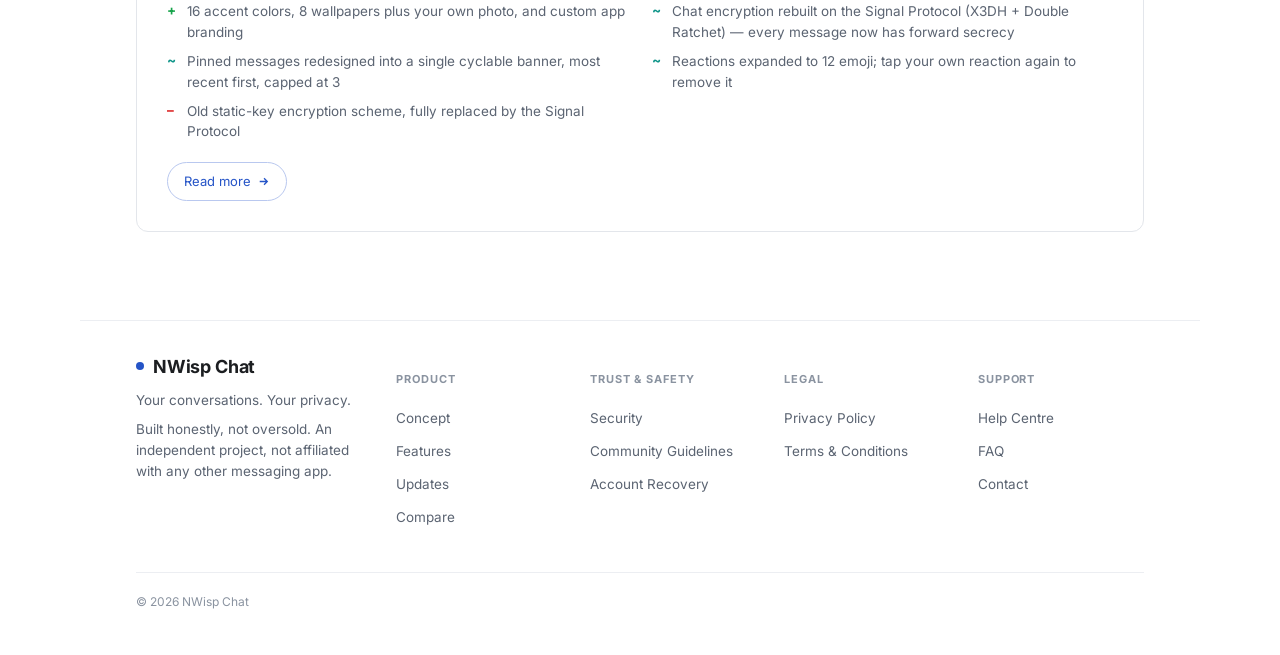
<file: updates.html>
<!DOCTYPE html>
<html lang="en">
<head>
<meta charset="UTF-8">
<script>
  (function(){
    var saved = localStorage.getItem('nwisp-theme');
    var dark = saved ? saved === 'dark' : window.matchMedia('(prefers-color-scheme: dark)').matches;
    if (dark) document.documentElement.setAttribute('data-theme', 'dark');
  })();
</script>
<meta name="viewport" content="width=device-width, initial-scale=1.0">
<title>Updates — NWisp Chat</title>
<meta name="description" content="Everything added, changed, or removed in NWisp Chat, in order.">
<meta property="og:title" content="Updates — NWisp Chat">
<meta property="og:image" content="og-image.png">
<link rel="icon" href="favicon.svg" type="image/svg+xml">
<link rel="icon" href="favicon.ico" sizes="any">
<link rel="apple-touch-icon" href="apple-touch-icon.png">
<link rel="preconnect" href="https://fonts.googleapis.com">
<link href="https://fonts.googleapis.com/css2?family=Inter:wght@400;500;600;700&display=swap" rel="stylesheet">
<link rel="stylesheet" href="assets/styles.css">
</head>
<body>
<div class="grain"></div>

<nav class="nav">
  <a href="index.html" class="nav-brand">
    <span class="brand-mark"></span>
    NWisp Chat
  </a>
  <button class="nav-toggle" aria-label="Toggle menu" aria-expanded="false" id="navToggle">
    <span></span><span></span><span></span>
  </button>
  <div class="nav-links" id="navLinks">
    <a href="index.html#concept">Concept</a>
    <a href="index.html#features">Features</a>
    <a href="index.html#scope">Scope</a>
    <a href="index.html#status">Status</a>
    <a href="updates.html" class="is-active">Updates</a>
    <a href="security.html">Security</a>
    <a href="index.html#faq">FAQ</a>
    <a href="index.html#contact">Contact</a>
  </div>
  <a href="index.html#contact" class="nav-cta">Get in touch</a>
  <button class="theme-toggle" id="themeToggle" aria-label="Toggle dark mode" type="button">
    <svg class="icon-sun" viewBox="0 0 24 24" fill="none" stroke="currentColor" stroke-width="2"><circle cx="12" cy="12" r="4"/><path d="M12 2v2M12 20v2M4.9 4.9l1.4 1.4M17.7 17.7l1.4 1.4M2 12h2M20 12h2M4.9 19.1l1.4-1.4M17.7 6.3l1.4-1.4"/></svg>
    <svg class="icon-moon" viewBox="0 0 24 24" fill="none" stroke="currentColor" stroke-width="2"><path d="M21 12.8A9 9 0 1 1 11.2 3 7 7 0 0 0 21 12.8Z"/></svg>
  </button>
</nav>

<div class="breadcrumb-bar">
  <div class="breadcrumb">
    <a href="index.html">Home</a>
    <span class="crumb-sep">/</span>
    <span class="crumb-current">Updates</span>
  </div>
</div>

<div class="page-header">
  <p class="section-eyebrow">Changelog</p>
  <h1 class="section-title">Everything added, changed, or removed</h1>
  <p class="page-header-copy">
    A running record of how NWisp Chat has changed, newest first. Each entry lists
    the main points here — click "Read more" on any entry for the full
    write-up, including why something changed.
  </p>
</div>

<section>
  <div class="updates-list" id="updatesList">
    <!-- rendered by script from assets/updates-data.js -->
  </div>
</section>

<footer class="footer">
  <div class="footer-grid">
    <div class="footer-brand-col">
      <a href="index.html" class="nav-brand" style="margin-bottom:10px;">
        <span class="brand-mark"></span>NWisp Chat
      </a>
      <p>Your conversations. Your privacy.</p>
      <p class="footer-sub">Built honestly, not oversold. An independent project, not affiliated with any other messaging app.</p>
    </div>
    <div class="footer-col">
      <h5>Product</h5>
      <a href="index.html#concept">Concept</a>
      <a href="index.html#features">Features</a>
      <a href="updates.html">Updates</a>
      <a href="compare.html">Compare</a>
    </div>
    <div class="footer-col">
      <h5>Trust &amp; safety</h5>
      <a href="security.html">Security</a>
      <a href="community-guidelines.html">Community Guidelines</a>
      <a href="account-recovery.html">Account Recovery</a>
    </div>
    <div class="footer-col">
      <h5>Legal</h5>
      <a href="privacy-policy.html">Privacy Policy</a>
      <a href="terms.html">Terms &amp; Conditions</a>
    </div>
    <div class="footer-col">
      <h5>Support</h5>
      <a href="help-center.html">Help Centre</a>
      <a href="index.html#faq">FAQ</a>
      <a href="index.html#contact">Contact</a>
    </div>
  </div>
  <div class="footer-bottom">
    <span class="footer-sub">&copy; 2026 NWisp Chat</span>
  </div>
</footer>

<script src="assets/updates-data.js"></script>
<script>
  const navToggle = document.getElementById('navToggle');
  const navLinks = document.getElementById('navLinks');
  navToggle.addEventListener('click', () => {
    const open = navLinks.classList.toggle('is-open');
    navToggle.setAttribute('aria-expanded', open ? 'true' : 'false');
  });

  const themeToggle = document.getElementById('themeToggle');
  if (themeToggle) {
    themeToggle.addEventListener('click', () => {
      const isDark = document.documentElement.getAttribute('data-theme') === 'dark';
      if (isDark) {
        document.documentElement.removeAttribute('data-theme');
        localStorage.setItem('nwisp-theme', 'light');
      } else {
        document.documentElement.setAttribute('data-theme', 'dark');
        localStorage.setItem('nwisp-theme', 'dark');
      }
    });
  }

  (function renderUpdatesList(){
    const list = document.getElementById('updatesList');
    const updates = window.NWISP_UPDATES || [];
    if (!updates.length) {
      list.innerHTML = '<div class="empty-state">No updates posted yet — check back soon.</div>';
      return;
    }
    list.innerHTML = updates.map(u => {
      const pillClass = u.tag === 'major' ? 'tag-major' : (u.tag === 'added' ? 'tag-added' : 'tag-changed');
      const pointsHtml = u.points.map(p => {
        const cls = p.type === 'added' ? 'update-point-added' : (p.type === 'removed' ? 'update-point-removed' : 'update-point-changed');
        return `<li class="${cls}">${p.text}</li>`;
      }).join('');
      return `
        <article class="update-entry-card">
          <div class="update-entry-top">
            <span class="tag-pill ${pillClass}">${u.tagLabel}</span>
            <span class="entry-date">${u.date}</span>
          </div>
          <h2 class="update-entry-title">${u.title}</h2>
          <p class="update-entry-intro">${u.intro}</p>
          <ul class="update-entry-points">${pointsHtml}</ul>
          <a class="update-entry-more" href="update.html?id=${encodeURIComponent(u.id)}">
            Read more
            <svg viewBox="0 0 24 24" fill="none" stroke="currentColor" stroke-width="2.4"><path d="M5 12h14M13 6l6 6-6 6"/></svg>
          </a>
        </article>
      `;
    }).join('');
  })();
</script>
</body>
</html>
</file>
<file: assets/styles.css>
/* ============================================================
   NWisp — design tokens
   Light theme by default; dark theme applies when
   <html data-theme="dark"> is set (see the theme-toggle script
   in each page). Variable names kept from the old single-theme
   version so every rule below still works unchanged.
   ============================================================ */
:root{
  --bg: #FFFFFF;
  --bg-rgb: 255,255,255;
  --bg-alt: #F6F7F9;
  --panel: #FFFFFF;
  --panel-2: #F6F7F9;
  --border: #E3E6EB;
  --border-soft: #ECEEF2;

  --text: #1C1E21;
  --text-muted: #5B6472;
  --text-dim: #8A93A0;

  --amber: #2554C7;
  --amber-dim: #B9C8EF;
  --amber-hover: #1E44A8;
  --blue: #0D9488;
  --green: #16A34A;
  --red: #DC2626;

  --font-display: 'Inter', -apple-system, 'Segoe UI', sans-serif;
  --font-body: 'Inter', -apple-system, 'Segoe UI', sans-serif;
  --font-mono: 'Inter', -apple-system, 'Segoe UI', sans-serif;

  --radius: 12px;
  --radius-sm: 8px;
  --wrap: 1120px;
}

/* Dark theme — applied by the toggle script setting data-theme="dark"
   on <html>. Same variable names, different values; every component
   below adapts automatically since nothing else hardcodes a color. */
:root[data-theme="dark"]{
  --bg: #0B0D12;
  --bg-rgb: 11,13,18;
  --bg-alt: #12151C;
  --panel: #12151C;
  --panel-2: #171B22;
  --border: #262B35;
  --border-soft: #1D2129;

  --text: #ECEEF2;
  --text-muted: #9AA3B2;
  --text-dim: #6B7280;

  --amber: #6C93F5;
  --amber-dim: #2E4372;
  --amber-hover: #8AA9F8;
  --blue: #2DD4BF;
  --green: #4ADE80;
  --red: #F87171;
}

*{ box-sizing: border-box; }
html{ scroll-behavior: smooth; }

body{
  margin: 0;
  background: var(--bg);
  transition: background-color .2s ease, color .2s ease;
  color: var(--text);
  font-family: var(--font-body);
  font-size: 16px;
  line-height: 1.55;
  -webkit-font-smoothing: antialiased;
  overflow-x: hidden;
}

/* subtle film-grain / noise texture, purely atmospheric */
.grain{ display: none; }

a{ color: inherit; text-decoration: none; }
ul{ margin: 0; padding: 0; list-style: none; }
h1,h2,h3,h4{ font-family: var(--font-display); margin: 0; font-weight: 600; }
p{ margin: 0; }

.section-eyebrow{
  font-family: var(--font-mono);
  font-size: 12.5px;
  letter-spacing: 0.14em;
  text-transform: uppercase;
  color: var(--amber);
  margin: 0 0 12px;
}
.section-title{
  font-size: clamp(1.6rem, 3vw, 2.2rem);
  font-weight: 600;
  letter-spacing: -0.01em;
  max-width: 40ch;
  margin-bottom: 40px;
  color: var(--text);
}

/* ============================================================
   NAV
   ============================================================ */
.nav{
  position: sticky;
  top: 0;
  z-index: 40;
  display: flex;
  align-items: center;
  justify-content: space-between;
  gap: 24px;
  padding: 18px clamp(20px, 5vw, 56px);
  background: rgba(var(--bg-rgb), 0.85);
  backdrop-filter: blur(10px);
  border-bottom: 1px solid var(--border-soft);
}
.nav-brand{
  display: flex;
  align-items: center;
  gap: 9px;
  font-family: var(--font-display);
  font-weight: 700;
  font-size: 18px;
  letter-spacing: -0.01em;
  flex-shrink: 0;
}
.brand-mark{
  width: 8px; height: 8px;
  border-radius: 50%;
  background: var(--amber);
}
.nav-links{
  display: flex;
  gap: 28px;
  font-size: 14px;
  color: var(--text-muted);
}
.nav-links a{ position: relative; }
.nav-links a:hover{ color: var(--text); }
.nav-links a.is-active{ color: var(--text); }
.nav-updates-dot{
  display: inline-block;
  width: 6px; height: 6px;
  border-radius: 50%;
  background: var(--amber);
  margin-left: 6px;
  box-shadow: 0 0 0 2px rgba(37,84,199,0.18);
}
.nav-cta{
  font-family: var(--font-mono);
  font-size: 13px;
  padding: 8px 14px;
  border: 1px solid var(--border);
  border-radius: 100px;
  color: var(--text-muted);
  flex-shrink: 0;
  transition: border-color .2s, color .2s;
}
.nav-cta:hover{ border-color: var(--amber-dim); color: var(--amber); }

.theme-toggle{
  display: inline-flex;
  align-items: center;
  justify-content: center;
  width: 34px;
  height: 34px;
  flex-shrink: 0;
  border: 1px solid var(--border);
  border-radius: 50%;
  background: transparent;
  color: var(--text-muted);
  cursor: pointer;
  transition: border-color .2s, color .2s;
}
.theme-toggle:hover{ border-color: var(--amber-dim); color: var(--amber); }
.theme-toggle svg{ width: 16px; height: 16px; }
.theme-toggle .icon-moon{ display: none; }
:root[data-theme="dark"] .theme-toggle .icon-sun{ display: none; }
:root[data-theme="dark"] .theme-toggle .icon-moon{ display: block; }

.nav-toggle{
  display: none;
  flex-direction: column;
  justify-content: center;
  gap: 5px;
  width: 34px;
  height: 34px;
  padding: 0;
  border: 1px solid var(--border);
  border-radius: 9px;
  background: var(--bg-alt);
  cursor: pointer;
  flex-shrink: 0;
}
.nav-toggle span{
  display: block;
  width: 16px;
  height: 1.5px;
  margin: 0 auto;
  background: var(--text-muted);
  transition: transform .2s ease, opacity .2s ease;
}
.nav-toggle[aria-expanded="true"] span:nth-child(1){ transform: translateY(6.5px) rotate(45deg); }
.nav-toggle[aria-expanded="true"] span:nth-child(2){ opacity: 0; }
.nav-toggle[aria-expanded="true"] span:nth-child(3){ transform: translateY(-6.5px) rotate(-45deg); }

@media (max-width: 760px){
  .nav-links{
    display: flex;
    flex-direction: column;
    gap: 0;
    position: absolute;
    top: 100%;
    left: 0;
    right: 0;
    background: var(--bg);
    border-bottom: 1px solid var(--border-soft);
    max-height: 0;
    overflow: hidden;
    transition: max-height .25s ease;
  }
  .nav-links.is-open{ max-height: 460px; }
  .nav-links a{
    padding: 16px clamp(20px, 5vw, 56px);
    border-top: 1px solid var(--border-soft);
    font-size: 15px;
    background: var(--bg);
    display: block;
  }
  .nav-cta{ display: none; }
  .nav-toggle{ display: flex; }
}

/* ============================================================
   BREADCRUMB (updates.html / update.html)
   ============================================================ */
.breadcrumb-bar{
  max-width: var(--wrap);
  margin: 0 auto;
  padding: 22px clamp(20px, 5vw, 56px) 0;
}
.breadcrumb{
  display: flex;
  align-items: center;
  flex-wrap: wrap;
  gap: 8px;
  font-family: var(--font-mono);
  font-size: 12.5px;
  color: var(--text-dim);
}
.breadcrumb a{
  color: var(--text-muted);
  transition: color .15s ease;
}
.breadcrumb a:hover{ color: var(--amber); }
.breadcrumb .crumb-sep{ color: var(--text-dim); opacity: .6; }
.breadcrumb .crumb-current{
  color: var(--text);
  max-width: 42ch;
  overflow: hidden;
  text-overflow: ellipsis;
  white-space: nowrap;
}

/* ============================================================
   HERO
   ============================================================ */
.hero{
  max-width: 840px;
  margin: 0 auto;
  padding: clamp(64px, 10vw, 120px) clamp(20px, 5vw, 56px) clamp(56px, 8vw, 88px);
}

.eyebrow{
  font-family: var(--font-mono);
  font-size: 12.5px;
  letter-spacing: 0.14em;
  text-transform: uppercase;
  color: var(--text-dim);
  border: 1px solid var(--border);
  display: inline-block;
  padding: 5px 12px;
  border-radius: 100px;
  margin-bottom: 22px;
}
.hero h1{
  font-size: clamp(3.2rem, 9vw, 5.4rem);
  letter-spacing: -0.03em;
  line-height: 0.98;
  color: var(--text);
}
.tagline{
  font-family: var(--font-display);
  font-size: clamp(1.15rem, 2.2vw, 1.55rem);
  color: var(--amber);
  margin: 14px 0 22px;
  line-height: 1.3;
}
.hero-copy{
  max-width: 48ch;
  color: var(--text-muted);
  font-size: 16.5px;
  margin-bottom: 26px;
}
.hero-actions{ display: flex; flex-wrap: wrap; gap: 14px; margin-bottom: 24px; }

.capability-row{ display: flex; flex-wrap: wrap; gap: 9px; }
.capability-chip{
  font-family: var(--font-mono);
  font-size: 11.5px;
  color: var(--text-muted);
  border: 1px solid var(--border);
  background: var(--bg-alt);
  padding: 6px 12px;
  border-radius: 100px;
  display: inline-flex;
  align-items: center;
  gap: 6px;
}

.btn{
  font-family: var(--font-body);
  font-weight: 600;
  font-size: 14.5px;
  padding: 13px 22px;
  border-radius: 100px;
  display: inline-flex;
  align-items: center;
  gap: 8px;
  transition: transform .15s ease, background .2s, border-color .2s, color .2s;
  border: 1px solid transparent;
  cursor: pointer;
}
.btn:hover{ transform: translateY(-1px); }
.btn-primary{
  background: var(--amber);
  color: #FFFFFF;
}
.btn-primary:hover{ background: #1E44A8; }
.btn-ghost{
  border-color: var(--border);
  color: var(--text);
}
.btn-ghost:hover{ border-color: var(--amber-dim); color: var(--amber); }
.btn-sm{ font-size: 13px; padding: 9px 16px; }

/* ============================================================
   FOUNDER'S NOTE
   ============================================================ */
.founder-note{
  max-width: var(--wrap);
  margin: 0 auto;
  padding: 0 clamp(20px, 5vw, 56px) clamp(40px, 6vw, 64px);
}
.founder-note-panel{
  background: var(--panel);
  border: 1px solid var(--border);
  border-left: 3px solid var(--amber-dim);
  border-radius: var(--radius);
  padding: clamp(24px, 4vw, 34px) clamp(24px, 4vw, 38px);
  max-width: 760px;
}
.founder-note-text{
  font-family: var(--font-display);
  font-size: clamp(15.5px, 1.6vw, 17.5px);
  line-height: 1.55;
  color: var(--text);
  font-style: italic;
  margin-bottom: 16px;
}
.founder-note-attribution{
  font-family: var(--font-mono);
  font-size: 12.5px;
  color: var(--text-dim);
}

/* ============================================================
   HOW IT WORKS — 3-step diagram
   ============================================================ */
.how-it-works{ margin-top: 44px; }
.hiw-label{
  font-family: var(--font-mono);
  font-size: 12.5px;
  letter-spacing: 0.04em;
  color: var(--text-dim);
  text-align: center;
  margin-bottom: 22px;
}
.hiw-row{
  display: flex;
  align-items: center;
  justify-content: center;
  gap: 6px;
  flex-wrap: wrap;
}
.hiw-step{
  flex: 1 1 180px;
  max-width: 220px;
  text-align: center;
  padding: 6px 10px;
}
.hiw-icon{
  width: 46px; height: 46px;
  margin: 0 auto 14px;
  border-radius: 50%;
  background: rgba(37,84,199,0.1);
  border: 1px solid var(--amber-dim);
  display: flex;
  align-items: center;
  justify-content: center;
  color: var(--amber);
}
.hiw-icon svg{ width: 20px; height: 20px; }
.hiw-step h4{
  font-size: 14px;
  color: var(--text);
  margin-bottom: 6px;
}
.hiw-step p{
  font-size: 13px;
  color: var(--text-muted);
  line-height: 1.45;
}
.hiw-arrow{
  color: var(--text-dim);
  flex-shrink: 0;
}
.hiw-arrow svg{ width: 20px; height: 20px; }

@media (max-width: 700px){
  .hiw-row{ flex-direction: column; }
  .hiw-step{ max-width: 320px; }
  .hiw-arrow{ transform: rotate(90deg); margin: -4px 0; }
}

/* ============================================================
   SHARED SECTION WRAPPER
   ============================================================ */
section:not(.hero){
  max-width: var(--wrap);
  margin: 0 auto;
  padding: clamp(56px, 8vw, 88px) clamp(20px, 5vw, 56px);
}
.page-header{
  max-width: var(--wrap);
  margin: 0 auto;
  padding: 28px clamp(20px, 5vw, 56px) 8px;
}
.page-header .section-title{ margin-bottom: 14px; }
.page-header-copy{
  color: var(--text-muted);
  max-width: 66ch;
  font-size: 15.5px;
  margin-bottom: 0;
}

/* ============================================================
   CONCEPT — pillars
   ============================================================ */
.pillars{
  display: grid;
  grid-template-columns: repeat(3, 1fr);
  gap: 1px;
  background: var(--border);
  border: 1px solid var(--border);
  border-radius: var(--radius);
  overflow: hidden;
}
.pillar{
  background: var(--bg-alt);
  padding: 34px 28px;
}
.pillar-icon{
  width: 38px; height: 38px;
  display: flex; align-items: center; justify-content: center;
  color: var(--amber);
  margin-bottom: 18px;
}
.pillar-icon svg{ width: 22px; height: 22px; }
.pillar h3{
  font-size: 17.5px;
  margin-bottom: 10px;
  line-height: 1.3;
}
.pillar p{ color: var(--text-muted); font-size: 14.5px; }

@media (max-width: 800px){
  .pillars{ grid-template-columns: 1fr; }
}

/* ============================================================
   FEATURES
   ============================================================ */
.feature-grid{
  display: grid;
  grid-template-columns: repeat(3, 1fr);
  gap: 16px;
}
.feature-card{
  background: var(--panel);
  border: 1px solid var(--border);
  border-radius: var(--radius);
  padding: 26px 24px;
  transition: border-color .2s ease, transform .2s ease;
}
.feature-card:hover{ border-color: var(--amber-dim); transform: translateY(-2px); }
.feature-card-head{
  display: flex;
  align-items: center;
  gap: 12px;
  margin-bottom: 16px;
}
.feature-card-icon{
  width: 32px; height: 32px;
  flex-shrink: 0;
  display: flex; align-items: center; justify-content: center;
  border-radius: 9px;
  background: rgba(37,84,199,0.1);
  border: 1px solid var(--amber-dim);
  color: var(--amber);
}
.feature-card-icon svg{ width: 16px; height: 16px; }
.feature-card h4{
  font-size: 15px;
  color: var(--text);
}
.feature-card li{
  font-size: 14px;
  color: var(--text-muted);
  padding: 8px 0;
  border-top: 1px solid var(--border-soft);
  padding-left: 16px;
  position: relative;
}
.feature-card li::before{
  content: "";
  position: absolute;
  left: 0; top: 16px;
  width: 5px; height: 5px;
  border-radius: 50%;
  background: var(--amber-dim);
}
.feature-card li:first-child{ border-top: none; padding-top: 0; }
.feature-card li:first-child::before{ top: 6px; }

@media (max-width: 1000px){
  .feature-grid{ grid-template-columns: repeat(2, 1fr); }
}
@media (max-width: 560px){
  .feature-grid{ grid-template-columns: 1fr; }
}

/* ============================================================
   SCOPE (what's not here)
   ============================================================ */
.scope{ border-top: 1px solid var(--border-soft); }
.scope-copy{
  color: var(--text-muted);
  max-width: 62ch;
  margin-bottom: 26px;
  font-size: 15.5px;
}
.chip-row{ display: flex; flex-wrap: wrap; gap: 10px; }
.chip{
  font-family: var(--font-mono);
  font-size: 12.5px;
  color: var(--text-dim);
  border: 1px dashed var(--border);
  padding: 7px 13px;
  border-radius: 100px;
}

/* ============================================================
   STATUS
   ============================================================ */
.status{ border-top: 1px solid var(--border-soft); }
.status-copy{
  color: var(--text-muted);
  max-width: 66ch;
  margin-bottom: 14px;
  font-size: 15.5px;
}
.status-asof{
  font-family: var(--font-mono);
  font-size: 12px;
  color: var(--text-dim);
  margin-bottom: 36px;
}
.status-track{
  display: grid;
  grid-template-columns: repeat(2, 1fr);
  gap: 12px;
  max-width: 720px;
}
.status-item{
  display: flex;
  align-items: center;
  gap: 12px;
  padding: 14px 16px;
  border: 1px solid var(--border);
  border-radius: var(--radius-sm);
  background: var(--bg-alt);
}
.status-dot{
  width: 8px; height: 8px;
  border-radius: 50%;
  flex-shrink: 0;
}
.is-done .status-dot{ background: var(--green); }
.is-progress .status-dot{ background: var(--amber); animation: breathe 2.4s ease-in-out infinite; }
.is-pending .status-dot{ background: var(--text-dim); }
.status-text{ font-size: 14px; color: var(--text-muted); }
.is-done .status-text{ color: var(--text); }

@media (max-width: 640px){
  .status-track{ grid-template-columns: 1fr; }
}

/* ============================================================
   LATEST UPDATES — homepage preview strip
   ============================================================ */
.updates-preview{ border-top: 1px solid var(--border-soft); }
.updates-preview-panel{
  background: linear-gradient(150deg, rgba(37,84,199,0.06), var(--panel) 55%);
  border: 1px solid var(--amber-dim);
  border-radius: var(--radius);
  padding: clamp(26px, 4vw, 40px);
  display: grid;
  grid-template-columns: 1.3fr 1fr;
  gap: 32px;
}
@media (max-width: 800px){
  .updates-preview-panel{ grid-template-columns: 1fr; }
}
.updates-preview-meta{
  display: flex;
  align-items: center;
  gap: 10px;
  margin-bottom: 14px;
}
.updates-preview-title{
  font-size: clamp(1.3rem, 2.4vw, 1.7rem);
  margin-bottom: 10px;
}
.updates-preview-intro{
  color: var(--text-muted);
  font-size: 14.5px;
  max-width: 54ch;
  margin-bottom: 18px;
}
.updates-preview-points{ display: flex; flex-direction: column; gap: 10px; }
.updates-preview-points li{
  font-size: 13.5px;
  color: var(--text-muted);
  padding-left: 20px;
  position: relative;
}
.updates-preview-points li::before{
  content: "";
  position: absolute;
  left: 0; top: 6px;
  width: 6px; height: 6px;
  border-radius: 50%;
  background: var(--amber);
}

/* ============================================================
   TAG PILLS
   ============================================================ */
.tag-pill{
  font-family: var(--font-mono);
  font-size: 11px;
  letter-spacing: 0.06em;
  text-transform: uppercase;
  padding: 4px 10px;
  border-radius: 100px;
  display: inline-flex;
  align-items: center;
  gap: 5px;
  border: 1px solid transparent;
}
.tag-added{ color: var(--green); background: rgba(22,163,74,0.1); border-color: rgba(22,163,74,0.3); }
.tag-changed{ color: var(--blue); background: rgba(13,148,136,0.1); border-color: rgba(13,148,136,0.3); }
.tag-removed{ color: var(--red); background: rgba(220,38,38,0.1); border-color: rgba(220,38,38,0.3); }
.tag-major{ color: var(--amber); background: rgba(37,84,199,0.12); border-color: var(--amber-dim); }
.entry-date{
  font-family: var(--font-mono);
  font-size: 12px;
  color: var(--text-dim);
}

/* ============================================================
   UPDATES LIST PAGE
   ============================================================ */
.updates-list{
  display: flex;
  flex-direction: column;
  gap: 16px;
}
.update-entry-card{
  background: var(--panel);
  border: 1px solid var(--border);
  border-radius: var(--radius);
  padding: clamp(22px, 3vw, 30px);
  transition: border-color .2s ease;
}
.update-entry-card:hover{ border-color: var(--amber-dim); }
.update-entry-top{
  display: flex;
  align-items: center;
  gap: 12px;
  flex-wrap: wrap;
  margin-bottom: 14px;
}
.update-entry-title{
  font-size: clamp(1.1rem, 2vw, 1.35rem);
  margin-bottom: 8px;
}
.update-entry-intro{
  color: var(--text-muted);
  font-size: 14.5px;
  max-width: 68ch;
  margin-bottom: 18px;
}
.update-entry-points{
  display: grid;
  grid-template-columns: repeat(2, 1fr);
  gap: 8px 24px;
  margin-bottom: 20px;
}
@media (max-width: 700px){
  .update-entry-points{ grid-template-columns: 1fr; }
}
.update-entry-points li{
  font-size: 13.5px;
  color: var(--text-muted);
  padding-left: 20px;
  position: relative;
}
.update-point-added::before{ content:"+"; position:absolute; left:0; top:-1px; color: var(--green); font-family: var(--font-mono); font-weight:700; }
.update-point-changed::before{ content:"~"; position:absolute; left:0; top:-1px; color: var(--blue); font-family: var(--font-mono); font-weight:700; }
.update-point-removed::before{ content:"–"; position:absolute; left:0; top:-1px; color: var(--red); font-family: var(--font-mono); font-weight:700; }
.update-entry-more{
  font-family: var(--font-mono);
  font-size: 13px;
  color: var(--amber);
  display: inline-flex;
  align-items: center;
  gap: 6px;
  border: 1px solid var(--amber-dim);
  padding: 8px 16px;
  border-radius: 100px;
  transition: background .2s ease;
}
.update-entry-more:hover{ background: rgba(37,84,199,0.08); }
.update-entry-more svg{ width: 13px; height: 13px; }

.empty-state{
  border: 1px dashed var(--border);
  border-radius: var(--radius);
  padding: 48px 24px;
  text-align: center;
  color: var(--text-dim);
  font-family: var(--font-mono);
  font-size: 13.5px;
}

/* ============================================================
   UPDATE DETAIL PAGE
   ============================================================ */
.update-detail-header{
  max-width: var(--wrap);
  margin: 0 auto;
  padding: 18px clamp(20px, 5vw, 56px) 0;
}
.update-detail-top{
  display: flex;
  align-items: center;
  gap: 12px;
  flex-wrap: wrap;
  margin-bottom: 18px;
}
.update-detail-title{
  font-size: clamp(1.8rem, 4vw, 2.6rem);
  letter-spacing: -0.01em;
  max-width: 34ch;
  margin-bottom: 16px;
}
.update-detail-intro{
  color: var(--text-muted);
  font-size: 16px;
  max-width: 66ch;
  margin-bottom: 12px;
}
.update-detail-body{
  max-width: var(--wrap);
  margin: 0 auto;
  padding: 20px clamp(20px, 5vw, 56px) 80px;
}
.detail-section{
  margin-bottom: 40px;
  padding-left: 20px;
  border-left: 3px solid var(--border);
}
.detail-section.sec-added{ border-left-color: rgba(22,163,74,0.5); }
.detail-section.sec-changed{ border-left-color: rgba(13,148,136,0.5); }
.detail-section.sec-removed{ border-left-color: rgba(220,38,38,0.5); }
.detail-section-heading{
  display: flex;
  align-items: center;
  gap: 10px;
  margin-bottom: 18px;
}
.detail-section-heading h3{ font-size: 17px; }
.detail-item{
  margin-bottom: 18px;
  max-width: 68ch;
}
.detail-item:last-child{ margin-bottom: 0; }
.detail-item-title{
  font-weight: 600;
  font-size: 14.5px;
  color: var(--text);
  margin-bottom: 4px;
}
.detail-item-body{
  font-size: 14px;
  color: var(--text-muted);
}
.update-detail-footer-nav{
  display: flex;
  justify-content: space-between;
  gap: 16px;
  flex-wrap: wrap;
  margin-top: 44px;
  padding-top: 28px;
  border-top: 1px solid var(--border-soft);
}

/* ============================================================
   FAQ
   ============================================================ */
.faq{ border-top: 1px solid var(--border-soft); }
.faq-list{
  display: flex;
  flex-direction: column;
  gap: 10px;
  max-width: 760px;
}
.faq-item{
  background: var(--panel);
  border: 1px solid var(--border);
  border-radius: var(--radius-sm);
  padding: 4px 20px;
  position: relative;
  transition: border-color .2s;
}
.faq-item[open]{ border-color: var(--amber-dim); }
.faq-item summary{
  list-style: none;
  cursor: pointer;
  padding: 16px 30px 16px 0;
  font-size: 15px;
  font-weight: 500;
  color: var(--text);
  position: relative;
}
.faq-item summary::-webkit-details-marker{ display: none; }
.faq-item summary::after{
  content: "+";
  position: absolute;
  right: 0;
  top: 14px;
  font-family: var(--font-mono);
  font-size: 18px;
  color: var(--amber);
  transition: transform .2s;
}
.faq-item[open] summary::after{
  content: "–";
}
.faq-item p{
  font-size: 14px;
  color: var(--text-muted);
  padding-bottom: 18px;
  max-width: 62ch;
}

/* ============================================================
   CONTACT
   ============================================================ */
.contact{ border-top: 1px solid var(--border-soft); }

.contact-panel{
  background: var(--panel);
  border: 1px solid var(--border);
  border-radius: var(--radius);
  padding: clamp(28px, 4vw, 44px);
}
.contact-identity{
  display: flex;
  align-items: center;
  gap: 14px;
  margin-bottom: 20px;
}
.contact-avatar{
  width: 48px; height: 48px;
  border-radius: 50%;
  display: flex; align-items: center; justify-content: center;
  background: rgba(37,84,199,0.12);
  border: 1px solid var(--amber-dim);
  color: var(--amber);
  font-family: var(--font-display);
  font-weight: 700;
  font-size: 15px;
  flex-shrink: 0;
}
.contact-name{ display: block; font-family: var(--font-display); font-size: 17px; font-weight: 600; color: var(--text); }
.contact-role{ display: block; font-family: var(--font-mono); font-size: 12px; color: var(--text-dim); margin-top: 3px; }

.contact-copy{
  color: var(--text-muted);
  max-width: 62ch;
  margin-bottom: 24px;
  font-size: 15px;
}
.contact-copy a{ color: var(--amber); border-bottom: 1px solid var(--amber-dim); }
.contact-cta-row{ display: flex; flex-wrap: wrap; align-items: center; gap: 14px; margin-bottom: 10px; }
.notify-note{
  font-size: 12.5px;
  color: var(--text-dim);
  max-width: 56ch;
}
.contact-divider{ height: 1px; background: var(--border-soft); margin: 30px 0 6px; }

.contact-list{
  display: grid;
  grid-template-columns: 1fr 1fr;
  column-gap: 32px;
}
.contact-row{
  display: flex;
  align-items: center;
  gap: 14px;
  padding: 15px 4px;
  border-bottom: 1px solid var(--border-soft);
  transition: padding-left .15s ease;
}
.contact-row:hover{ padding-left: 8px; }
.contact-row:hover .contact-value{ color: var(--amber); }
.contact-row:hover .contact-row-arrow{ opacity: 1; transform: translate(2px,-2px); }
.contact-row-icon{
  width: 34px; height: 34px;
  flex-shrink: 0;
  display: flex; align-items: center; justify-content: center;
  border-radius: 9px;
  background: var(--bg-alt);
  border: 1px solid var(--border);
  color: var(--amber);
}
.contact-row-icon svg{ width: 16px; height: 16px; }
.contact-row-text{ flex: 1; min-width: 0; }
.contact-row .contact-label{
  display: block;
  font-family: var(--font-mono);
  font-size: 10.5px;
  letter-spacing: 0.06em;
  text-transform: uppercase;
  color: var(--text-dim);
}
.contact-row .contact-value{
  display: block;
  font-size: 14px;
  color: var(--text);
  margin-top: 2px;
  transition: color .15s ease;
  white-space: nowrap;
  overflow: hidden;
  text-overflow: ellipsis;
}
.contact-row-arrow{
  font-family: var(--font-mono);
  font-size: 13px;
  color: var(--text-dim);
  opacity: 0;
  transition: opacity .15s ease, transform .15s ease;
  flex-shrink: 0;
}

@media (max-width: 640px){
  .contact-list{ grid-template-columns: 1fr; }
}

/* ============================================================
   FOOTER
   ============================================================ */
.footer{
  border-top: 1px solid var(--border-soft);
  padding: 32px clamp(20px, 5vw, 56px) 44px;
  max-width: var(--wrap);
  margin: 0 auto;
  display: flex;
  flex-direction: column;
  gap: 6px;
}
.footer p{ font-size: 13.5px; color: var(--text-muted); }
.footer-sub{ font-family: var(--font-mono); font-size: 12px; color: var(--text-dim); }
.footer-links{ display: flex; gap: 16px; margin-top: 10px; }
.footer-links a{ font-family: var(--font-mono); font-size: 12px; color: var(--text-dim); }
.footer-links a:hover{ color: var(--amber); }

/* ============================================================
   SECURITY PAGE — severity pills + credit line
   ============================================================ */
.tag-low{ color: var(--green); background: rgba(22,163,74,0.1); border-color: rgba(22,163,74,0.3); }
.tag-medium{ color: var(--blue); background: rgba(13,148,136,0.1); border-color: rgba(13,148,136,0.3); }
.tag-high{ color: var(--amber); background: rgba(37,84,199,0.12); border-color: var(--amber-dim); }
.tag-critical{ color: var(--red); background: rgba(220,38,38,0.1); border-color: rgba(220,38,38,0.3); }

.security-entry-card .update-entry-points{ grid-template-columns: 1fr; }
.credit-line{
  font-family: var(--font-mono);
  font-size: 12.5px;
  color: var(--text-dim);
  margin-top: 16px;
  padding-top: 16px;
  border-top: 1px solid var(--border-soft);
}
.credit-line strong{ color: var(--text-muted); font-weight: 500; }

.disclosure-panel-row{
  display: flex;
  flex-wrap: wrap;
  gap: 14px;
  margin-top: 22px;
}

/* ============================================================
   LEGAL / POLICY DOCUMENT PAGES (Privacy, Terms, Guidelines)
   ============================================================ */
.legal-updated{
  font-family: var(--font-mono);
  font-size: 12.5px;
  color: var(--text-dim);
  margin-bottom: 30px;
}
.legal-doc{
  display: flex;
  flex-direction: column;
  gap: 32px;
  max-width: 760px;
}
.legal-section{ scroll-margin-top: 90px; }
.legal-section h2{
  font-size: 16px;
  color: var(--text);
  margin-bottom: 10px;
}
.legal-section p{
  font-size: 14.5px;
  color: var(--text-muted);
  white-space: pre-line;
}
.legal-section a{ color: var(--amber); border-bottom: 1px solid var(--amber-dim); }
.legal-callout{
  background: var(--panel);
  border: 1px solid var(--border);
  border-left: 3px solid var(--amber-dim);
  border-radius: var(--radius-sm);
  padding: 18px 20px;
  font-size: 14px;
  color: var(--text-muted);
  max-width: 760px;
}
.legal-callout strong{ color: var(--text); }

/* ============================================================
   ACCOUNT RECOVERY — step blocks
   ============================================================ */
.recovery-block{
  background: var(--panel);
  border: 1px solid var(--border);
  border-radius: var(--radius);
  padding: 26px 28px;
  margin-bottom: 16px;
  scroll-margin-top: 90px;
}
.recovery-block h2{
  font-size: 17px;
  margin-bottom: 12px;
  display: flex;
  align-items: center;
  gap: 10px;
}
.recovery-block-icon{
  width: 30px; height: 30px;
  flex-shrink: 0;
  display: flex; align-items: center; justify-content: center;
  border-radius: 9px;
  background: rgba(37,84,199,0.1);
  border: 1px solid var(--amber-dim);
  color: var(--amber);
}
.recovery-block-icon svg{ width: 15px; height: 15px; }
.recovery-block p{
  font-size: 14.5px;
  color: var(--text-muted);
  margin-bottom: 10px;
}
.recovery-block ol, .recovery-block ul{
  margin: 12px 0 0;
  padding-left: 20px;
  display: flex;
  flex-direction: column;
  gap: 8px;
}
.recovery-block li{
  font-size: 14px;
  color: var(--text-muted);
}
.recovery-block li::marker{ color: var(--amber); }

/* ============================================================
   GROUPED FOOTER (multi-column, site-wide)
   ============================================================ */
.footer-grid{
  display: grid;
  grid-template-columns: 1.4fr repeat(4, 1fr);
  gap: 28px;
  margin-bottom: 32px;
}
.footer-brand-col p{ font-size: 13.5px; color: var(--text-muted); margin-bottom: 8px; }
.footer-col h5{
  font-family: var(--font-mono);
  font-size: 11px;
  letter-spacing: 0.08em;
  text-transform: uppercase;
  color: var(--text-dim);
  margin-bottom: 14px;
}
.footer-col a{
  display: block;
  font-size: 13.5px;
  color: var(--text-muted);
  padding: 6px 0;
  transition: color .15s ease;
}
.footer-col a:hover{ color: var(--amber); }
.footer-bottom{
  border-top: 1px solid var(--border-soft);
  padding-top: 20px;
  display: flex;
  justify-content: space-between;
  flex-wrap: wrap;
  gap: 8px;
}

@media (max-width: 900px){
  .footer-grid{ grid-template-columns: repeat(2, 1fr); }
  .footer-brand-col{ grid-column: 1 / -1; }
}
@media (max-width: 520px){
  .footer-grid{ grid-template-columns: 1fr; }
}

/* ============================================================
   COMPARISON TABLE (compare.html)
   ============================================================ */
.compare-table-wrap{
  overflow-x: auto;
  border: 1px solid var(--border);
  border-radius: var(--radius);
  max-width: 100%;
}
table.compare-table{
  width: 100%;
  min-width: 720px;
  border-collapse: collapse;
  font-size: 13.5px;
}
table.compare-table th, table.compare-table td{
  padding: 14px 16px;
  text-align: left;
  border-bottom: 1px solid var(--border-soft);
  white-space: nowrap;
}
table.compare-table thead th{
  font-family: var(--font-mono);
  font-size: 11.5px;
  letter-spacing: 0.06em;
  text-transform: uppercase;
  color: var(--text-dim);
  background: var(--bg-alt);
  position: sticky;
  top: 0;
}
table.compare-table th:first-child, table.compare-table td:first-child{
  position: sticky;
  left: 0;
  background: var(--panel);
  font-weight: 500;
  color: var(--text);
  white-space: normal;
  min-width: 190px;
  z-index: 2;
}
table.compare-table thead th:first-child{ background: var(--bg-alt); z-index: 3; }
table.compare-table tbody tr:last-child td{ border-bottom: none; }
table.compare-table td.col-nwisp{ background: rgba(37,84,199,0.05); }
.compare-val{ display: inline-flex; align-items: center; gap: 6px; }
.compare-val svg{ width: 13px; height: 13px; flex-shrink: 0; }
.compare-yes{ color: var(--green); }
.compare-no{ color: var(--red); }
.compare-partial{ color: var(--amber); }
.compare-note{
  font-size: 14.5px;
  color: var(--text-muted);
  max-width: 66ch;
  margin-top: 20px;
}

/* ============================================================
   FAQ — copy link to answer
   ============================================================ */
.faq-item summary{ padding-right: 60px; }
.faq-copy-link{
  position: absolute;
  right: 30px;
  top: 14px;
  width: 24px; height: 24px;
  display: inline-flex;
  align-items: center;
  justify-content: center;
  background: transparent;
  border: none;
  color: var(--text-dim);
  cursor: pointer;
  padding: 0;
  opacity: 0;
  transition: opacity .15s ease, color .15s ease;
}
.faq-item:hover .faq-copy-link,
.faq-item summary:focus-visible ~ .faq-copy-link{ opacity: 1; }
.faq-copy-link svg{ width: 13px; height: 13px; }
.faq-copy-link:hover{ color: var(--amber); }
.faq-copy-link.copied{ color: var(--green); opacity: 1; }
.faq-item:target{ border-color: var(--amber-dim); }

/* ============================================================
   PRINT STYLESHEET (Privacy Policy, Terms & similar doc pages)
   ============================================================ */
@media print{
  body{ background: #fff; color: #000; }
  .grain, .nav, .breadcrumb-bar, .footer, .btn, .nav-toggle,
  .print-hide{ display: none !important; }
  .page-header, section{ padding: 0 0 20px 0 !important; max-width: 100% !important; }
  .section-eyebrow{ color: #555; }
  .section-title{ color: #000; }
  .page-header-copy{ color: #333; }
  .legal-updated{ color: #555; }
  .legal-section h2{ color: #000; page-break-after: avoid; }
  .legal-section p{ color: #111; white-space: pre-line; }
  .legal-section{ page-break-inside: avoid; margin-bottom: 20px; }
  .legal-callout{ border: 1px solid #999; background: #f4f4f4; color: #111; }
  a{ color: #000 !important; text-decoration: underline; }
}

/* ============================================================
   MOTION PREFERENCES
   ============================================================ */
@media (prefers-reduced-motion: reduce){
  html{ scroll-behavior: auto; }
  .is-progress .status-dot{
    animation: none !important;
  }
}

/* ============================================================
   HELP CENTRE — search bar + category tiles
   ============================================================ */
.help-search-wrap{
  position: relative;
  max-width: 640px;
  margin: 0 auto 40px;
}
.help-search-icon{
  position: absolute;
  left: 18px;
  top: 50%;
  transform: translateY(-50%);
  width: 18px; height: 18px;
  color: var(--text-dim);
  pointer-events: none;
}
.help-search-input{
  width: 100%;
  padding: 15px 20px 15px 48px;
  border-radius: 100px;
  border: 1px solid var(--border);
  background: var(--bg-alt);
  font-family: var(--font-body);
  font-size: 15px;
  color: var(--text);
}
.help-search-input:focus{
  outline: none;
  border-color: var(--amber);
  background: var(--panel);
}
.help-search-input::placeholder{ color: var(--text-dim); }

.help-categories{
  display: grid;
  grid-template-columns: repeat(4, 1fr);
  gap: 14px;
  margin-bottom: 52px;
}
.help-category-tile{
  display: block;
  padding: 22px 16px;
  border: 1px solid var(--border);
  border-radius: var(--radius);
  background: var(--panel);
  text-align: center;
  transition: border-color .15s ease, transform .15s ease;
}
.help-category-tile:hover{ border-color: var(--amber); transform: translateY(-2px); }
.help-category-icon{
  width: 40px; height: 40px;
  margin: 0 auto 12px;
  border-radius: 50%;
  background: rgba(37,84,199,0.08);
  display: flex;
  align-items: center;
  justify-content: center;
  color: var(--amber);
}
.help-category-icon svg{ width: 19px; height: 19px; }
.help-category-tile h3{ font-size: 14px; color: var(--text); margin-bottom: 4px; }
.help-category-tile p{ font-size: 12.5px; color: var(--text-dim); }

.help-category-heading{
  font-family: var(--font-mono);
  font-size: 12.5px;
  letter-spacing: 0.06em;
  text-transform: uppercase;
  color: var(--text-dim);
  margin: 40px 0 14px;
  padding-top: 16px;
  border-top: 1px solid var(--border-soft);
}
.help-category-heading:first-of-type{ margin-top: 0; padding-top: 0; border-top: none; }

@media (max-width: 760px){
  .help-categories{ grid-template-columns: repeat(2, 1fr); }
}
</file>
